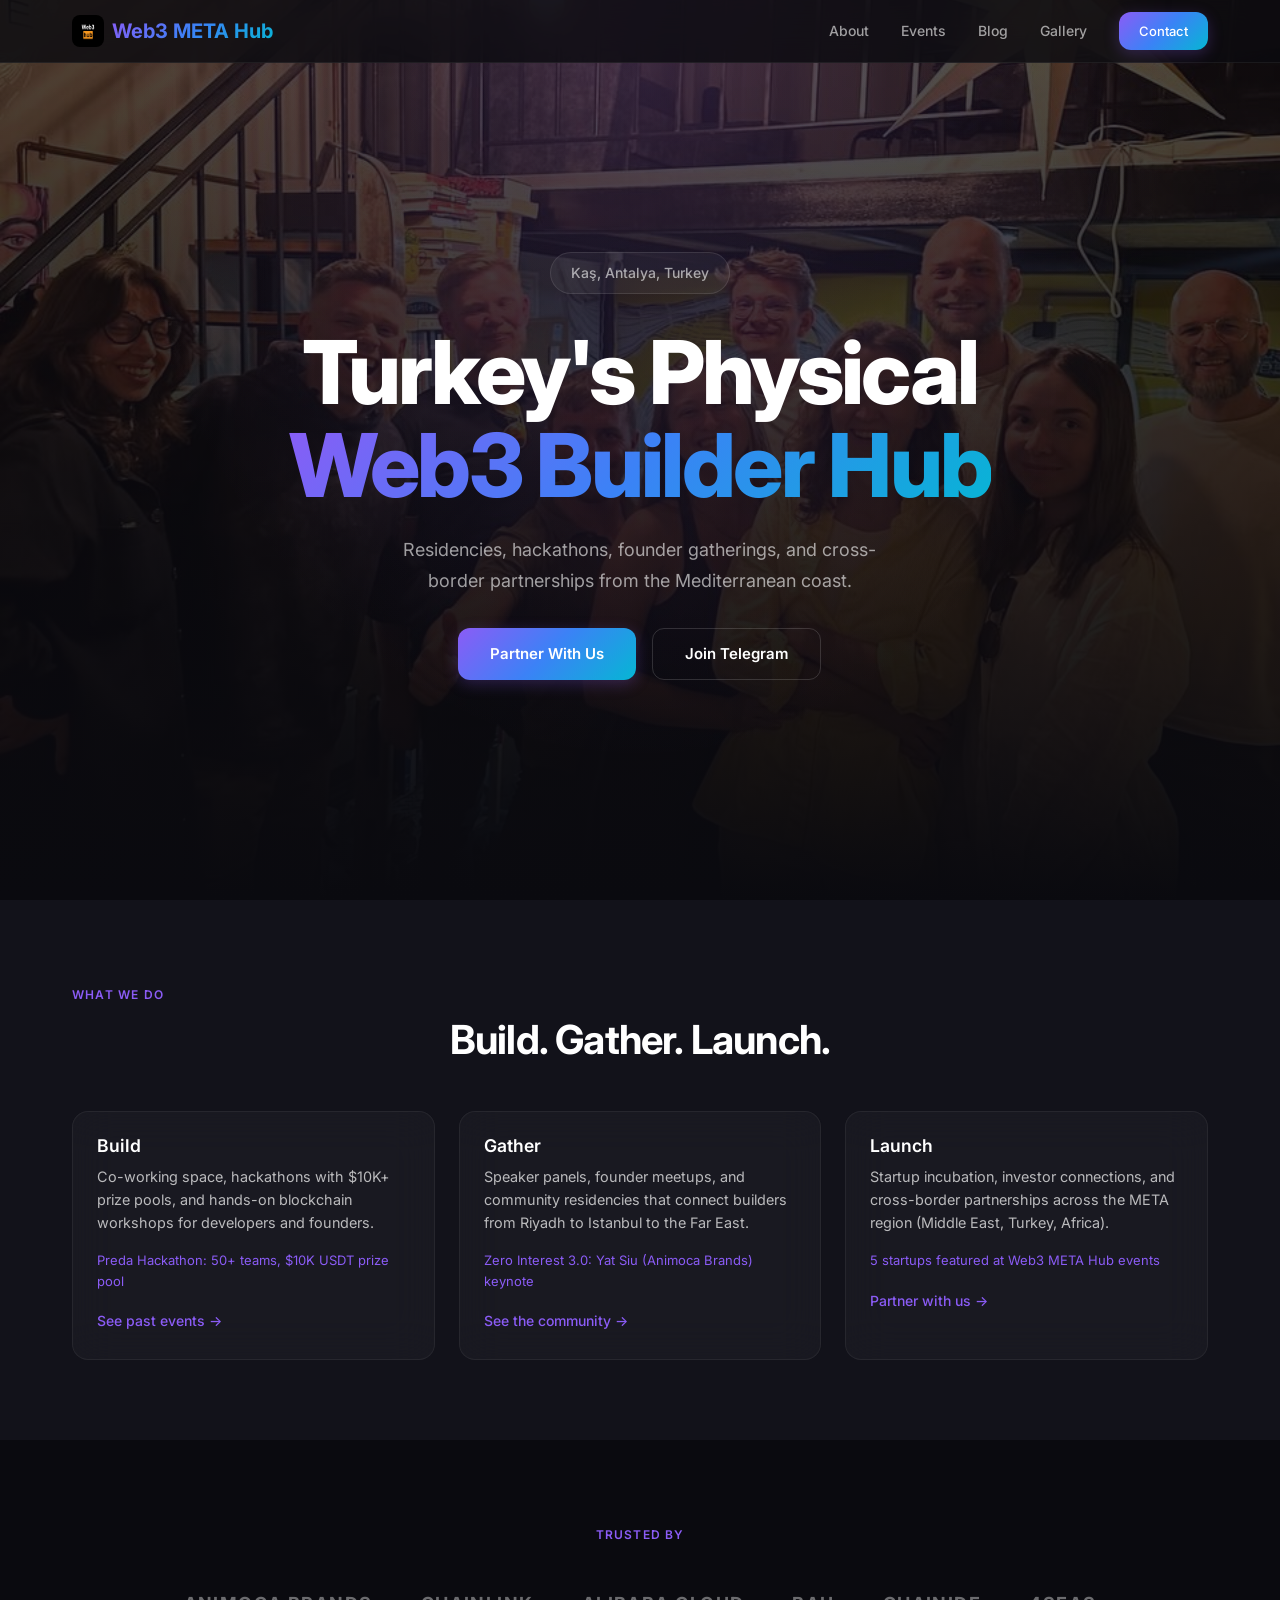
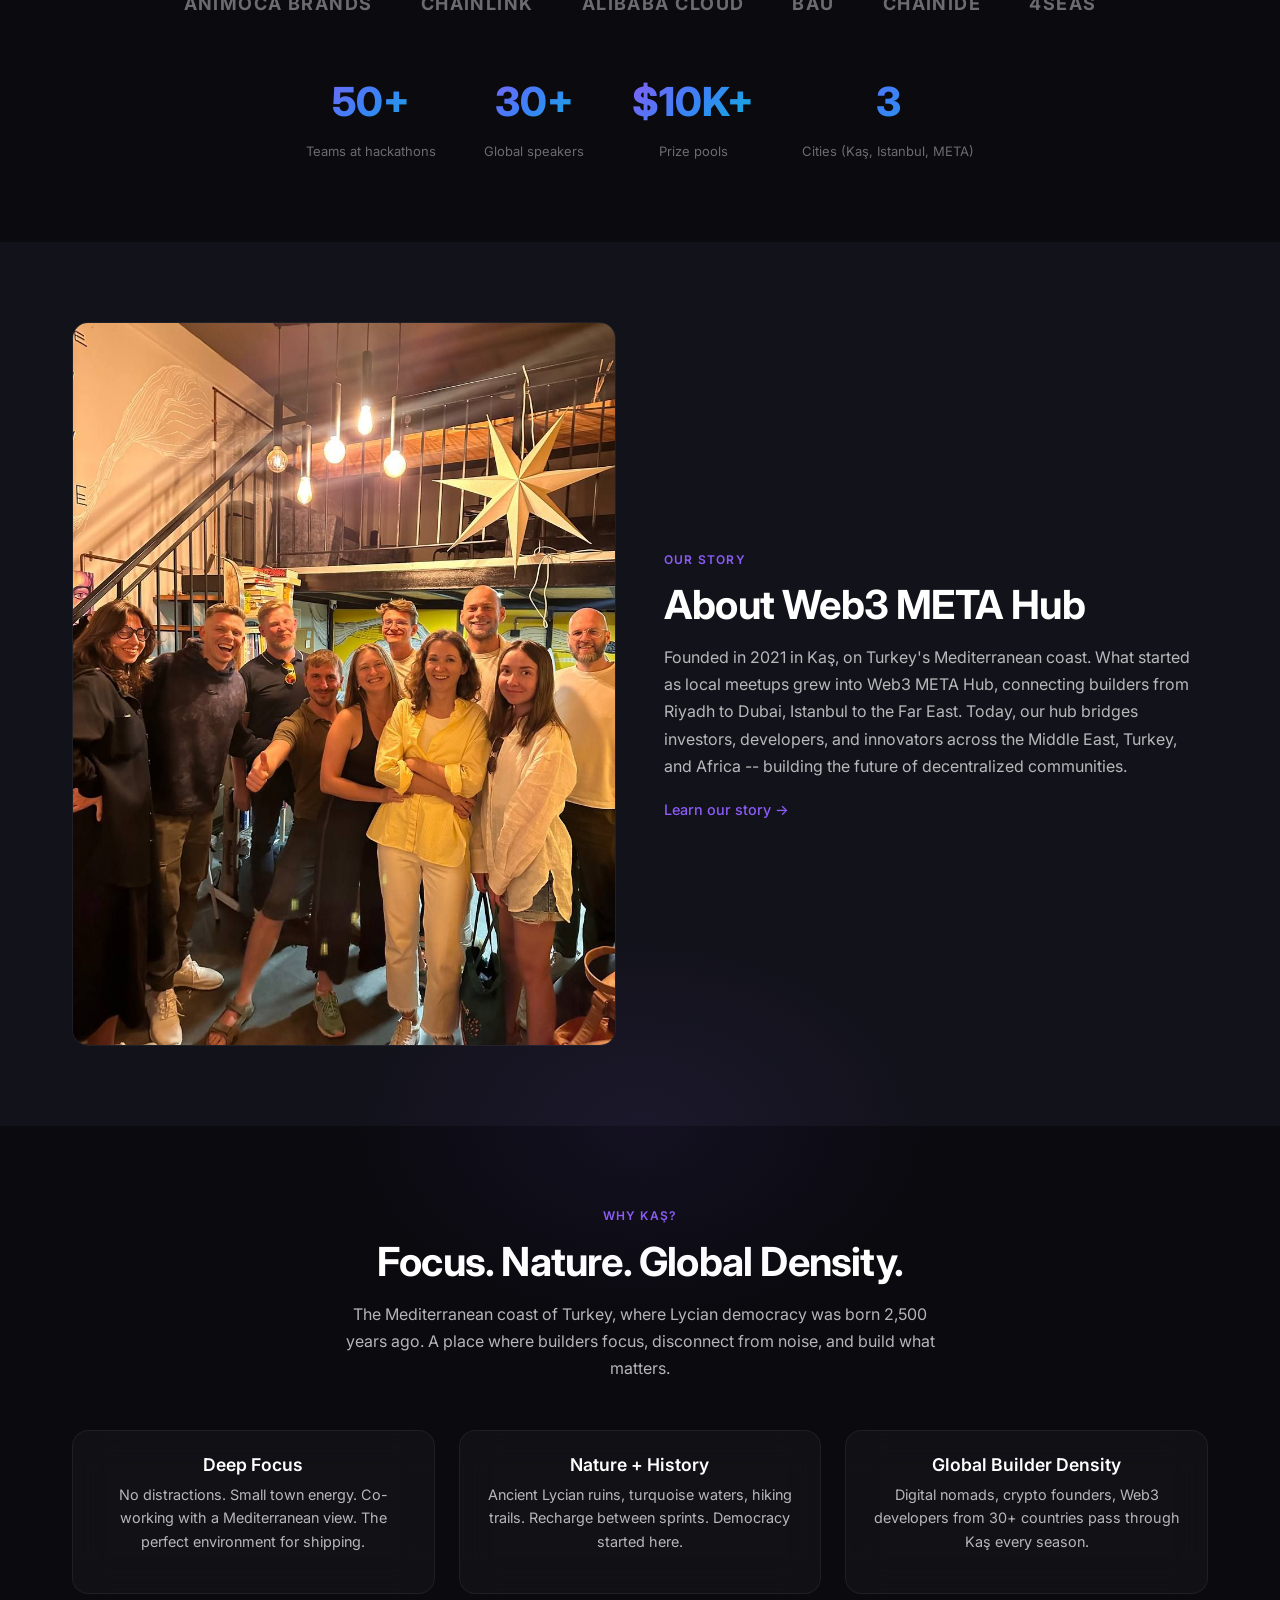
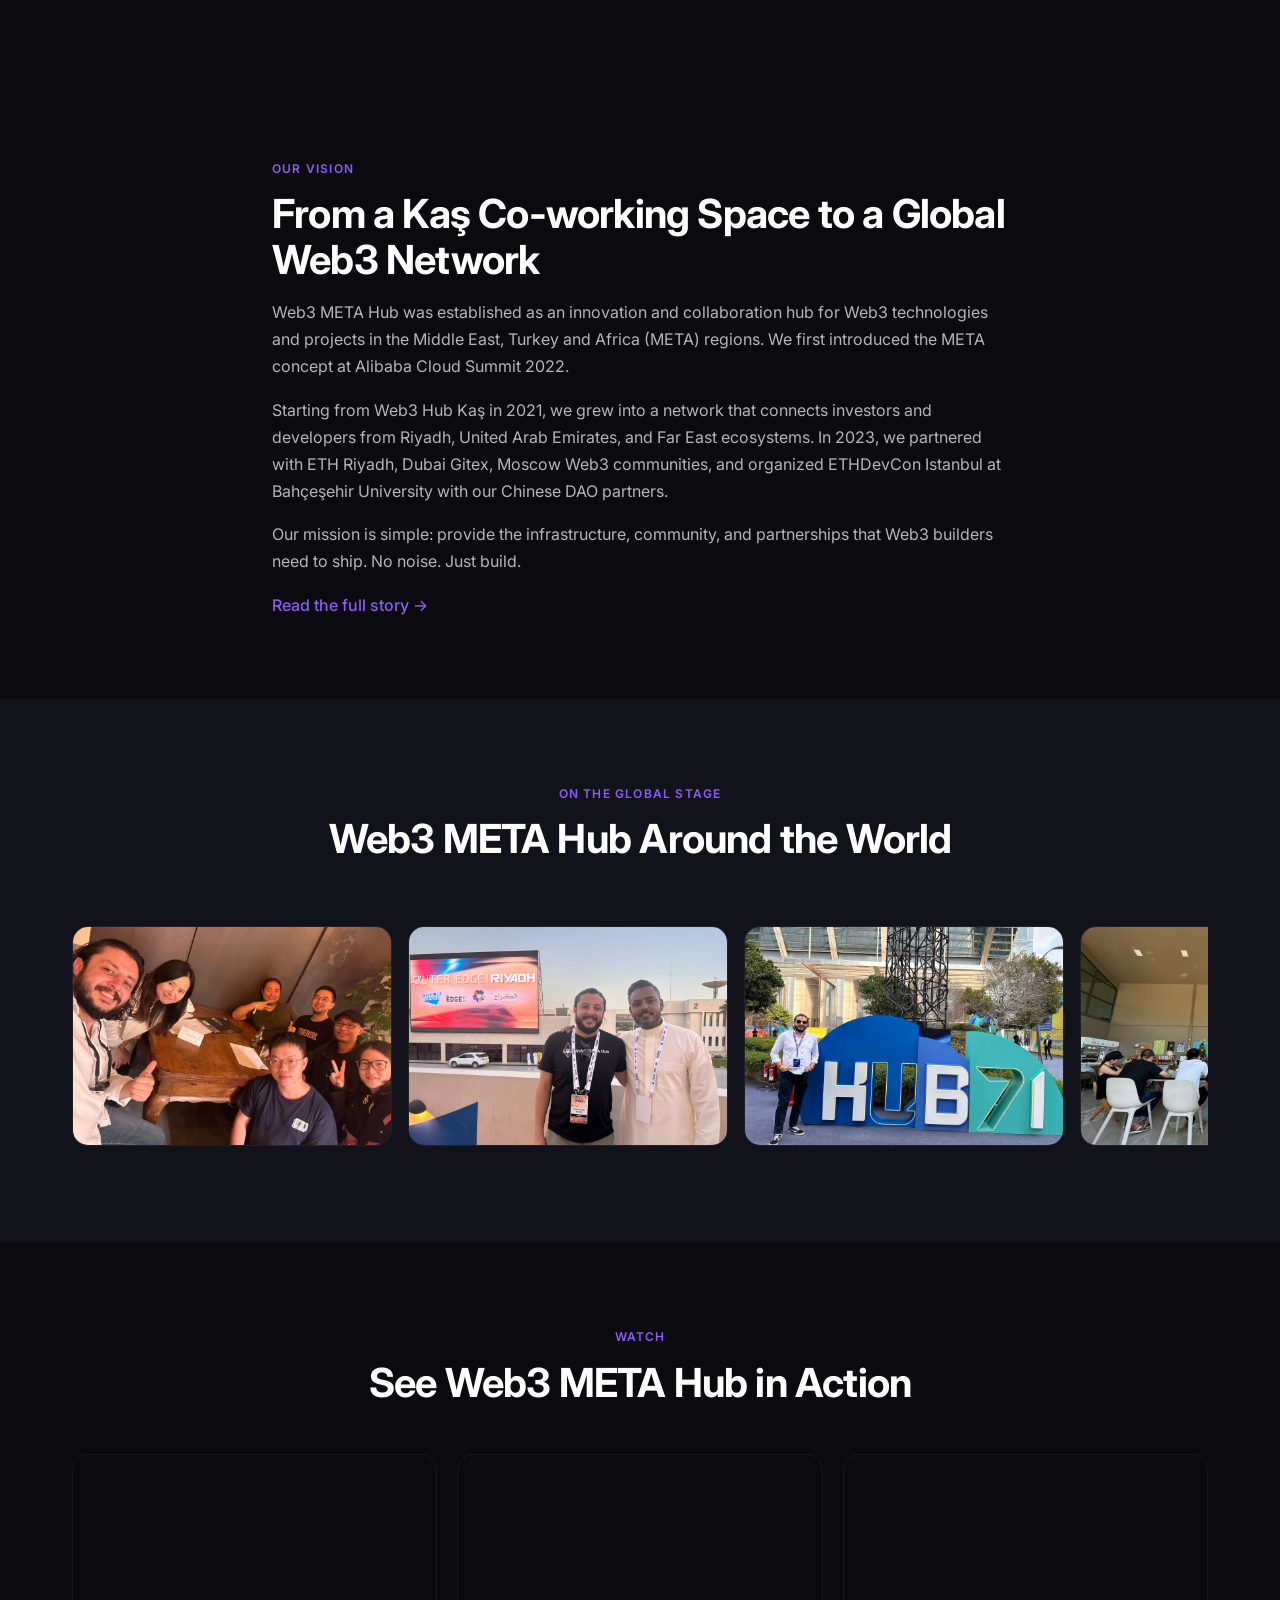
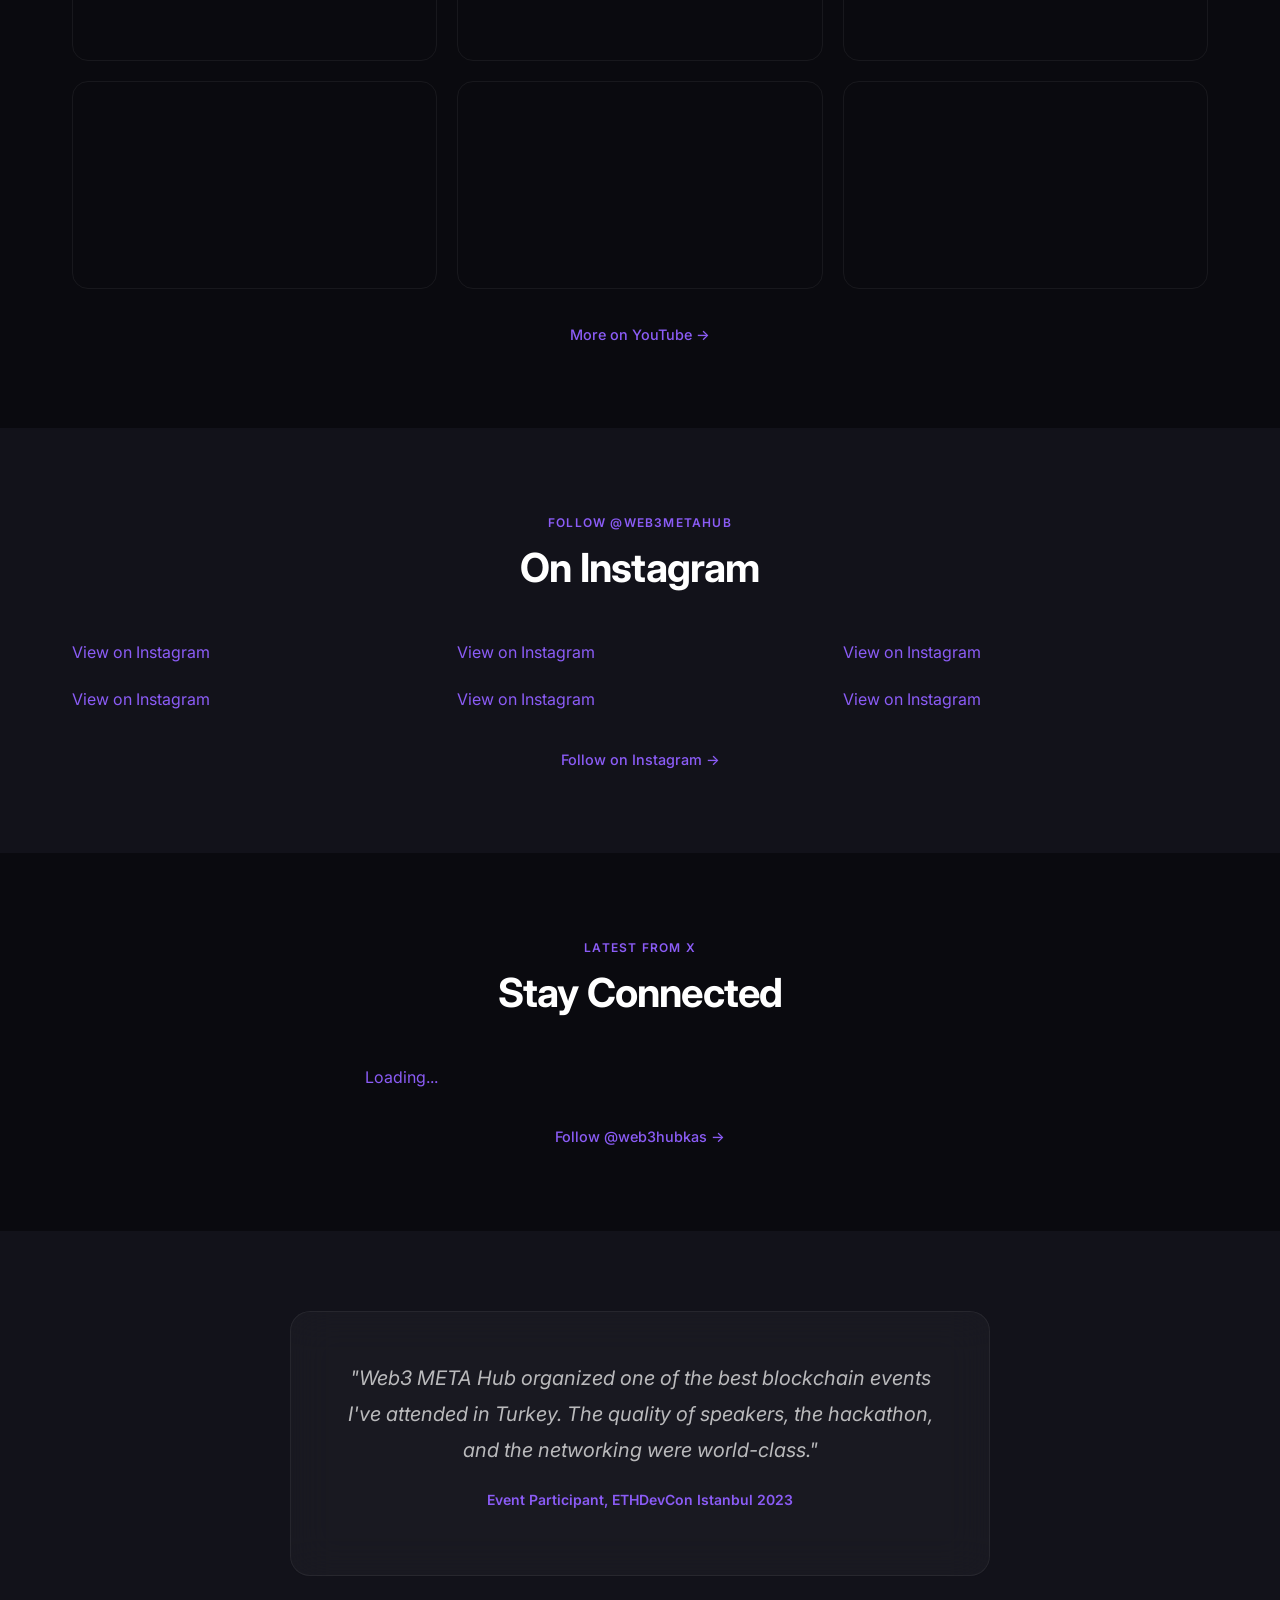
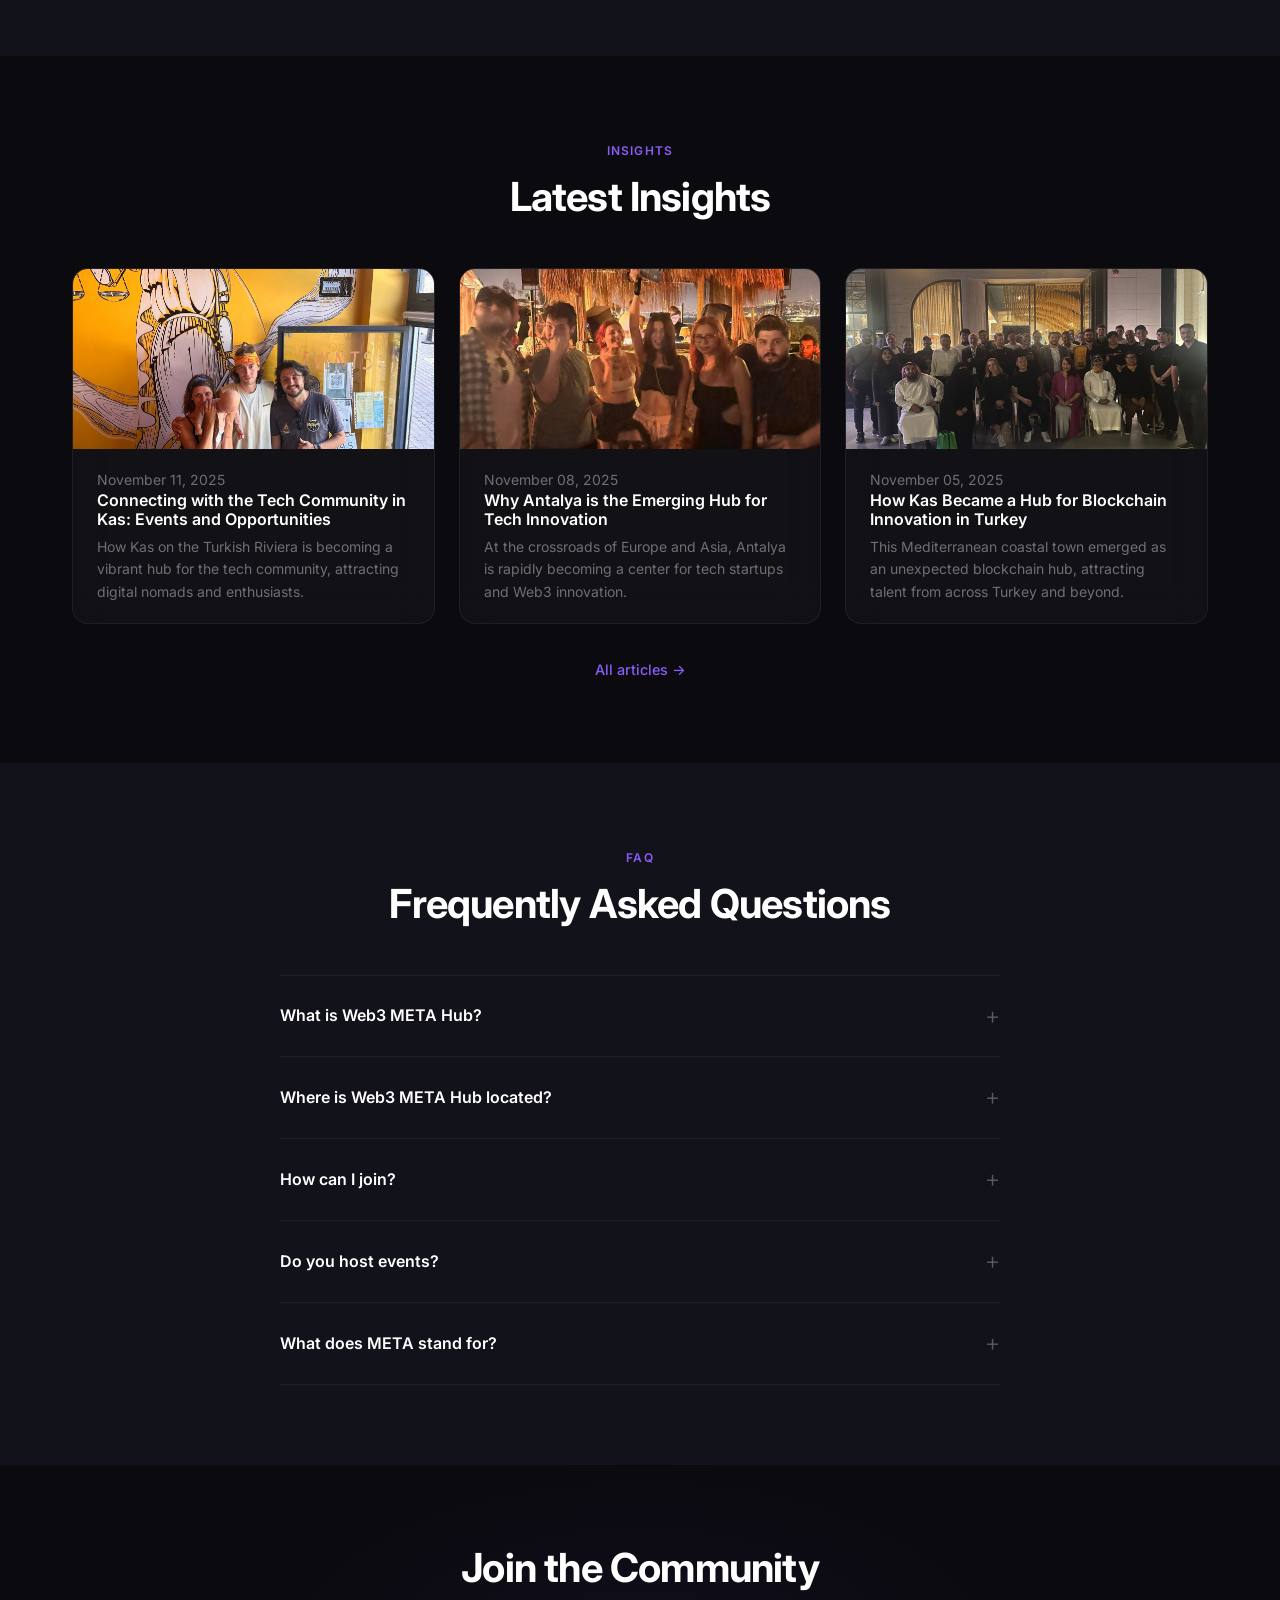
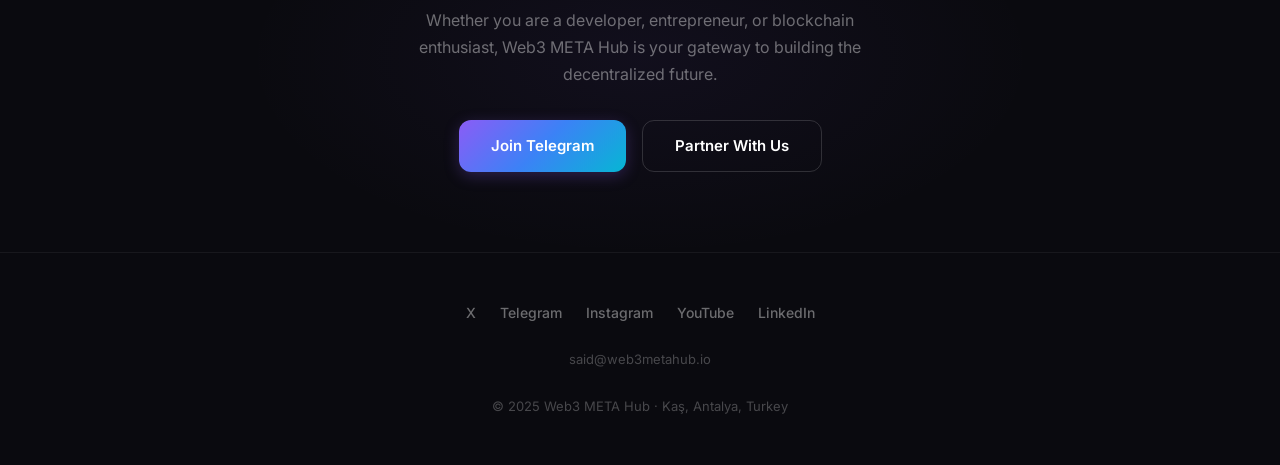
<file: index.html>
<!DOCTYPE html>
<html lang="en">
<head>
  <meta charset="utf-8"/>
  <meta name="viewport" content="width=device-width, initial-scale=1.0"/>
  <title>Web3 META Hub | Turkey's Physical Web3 Builder Hub in Kaş</title>
  <meta name="description" content="Web3 META Hub is Turkey's physical Web3 builder hub in Kaş, Antalya. Residencies, hackathons, founder gatherings, and cross-border partnerships from the Mediterranean coast."/>
  <meta name="keywords" content="Web3 META Hub, Web3 hub Kas, blockchain hub Turkey, crypto hub Antalya, Web3 community, blockchain innovation, decentralized technology, Web3 events Turkey"/>
  <link rel="canonical" href="https://web3metahub.io/"/>
  <link rel="icon" href="images/favicon.jpg"/>

  <!-- Open Graph -->
  <meta property="og:title" content="Web3 META Hub | Turkey's Physical Web3 Builder Hub in Kaş"/>
  <meta property="og:description" content="Web3 META Hub is Turkey's physical Web3 builder hub. Residencies, hackathons, founder gatherings, and cross-border partnerships from Kaş, Antalya."/>
  <meta property="og:image" content="https://web3metahub.io/images/og-image.png"/>
  <meta property="og:url" content="https://web3metahub.io/"/>
  <meta property="og:type" content="website"/>
  <meta property="og:site_name" content="Web3 META Hub"/>

  <!-- Twitter Card -->
  <meta name="twitter:card" content="summary_large_image"/>
  <meta name="twitter:title" content="Web3 META Hub | Turkey's Physical Web3 Builder Hub in Kaş"/>
  <meta name="twitter:description" content="Web3 META Hub is Turkey's physical Web3 builder hub. Residencies, hackathons, founder gatherings, and cross-border partnerships from Kaş, Antalya."/>
  <meta name="twitter:image" content="https://web3metahub.io/images/og-image.png"/>

  <!-- Fonts -->
  <link rel="preconnect" href="https://fonts.googleapis.com"/>
  <link rel="preconnect" href="https://fonts.gstatic.com" crossorigin/>
  <link href="https://fonts.googleapis.com/css2?family=Inter:wght@400;500;600;700;800&display=swap" rel="stylesheet"/>

  <link rel="stylesheet" href="css/style.css"/>

  <!-- Schema.org Organization -->
  <script type="application/ld+json">
  {
    "@context": "https://schema.org",
    "@type": "Organization",
    "name": "Web3 META Hub",
    "alternateName": "Web3 Hub Kaş",
    "url": "https://web3metahub.io",
    "logo": "https://web3metahub.io/images/logo.jpg",
    "description": "Web3 META Hub is Turkey's physical Web3 builder hub in Kaş, Antalya, connecting the global blockchain and decentralized technology community across the META region.",
    "address": {
      "@type": "PostalAddress",
      "addressLocality": "Kas",
      "addressRegion": "Antalya",
      "addressCountry": "TR"
    },
    "sameAs": [
      "https://x.com/web3hubkas",
      "https://t.me/web3metahub",
      "https://linkedin.com/company/web-3-hub-ka%C5%9F"
    ]
  }
  </script>

  <!-- Schema.org LocalBusiness -->
  <script type="application/ld+json">
  {
    "@context": "https://schema.org",
    "@type": "LocalBusiness",
    "name": "Web3 META Hub",
    "description": "Turkey's physical Web3 builder hub providing residencies, hackathons, founder gatherings, and cross-border partnerships in Kaş, Antalya.",
    "url": "https://web3metahub.io",
    "image": "https://web3metahub.io/images/og-image.png",
    "address": {
      "@type": "PostalAddress",
      "addressLocality": "Kas",
      "addressRegion": "Antalya",
      "addressCountry": "TR"
    },
    "geo": {
      "@type": "GeoCoordinates",
      "latitude": "36.1991",
      "longitude": "29.6386"
    },
    "openingHoursSpecification": {
      "@type": "OpeningHoursSpecification",
      "dayOfWeek": ["Monday","Tuesday","Wednesday","Thursday","Friday","Saturday","Sunday"],
      "opens": "09:00",
      "closes": "22:00"
    }
  }
  </script>
</head>
<body>

  <!-- Header -->
  <header role="banner">
    <nav class="nav-container" role="navigation" aria-label="Main navigation">
      <a href="index.html" class="nav-logo" aria-label="Web3 META Hub homepage">
        <img src="images/logo.jpg" alt="Web3 META Hub" width="32" height="32"/>
        <span class="logo-text">Web3 META Hub</span>
      </a>
      <button class="nav-toggle" aria-label="Toggle navigation menu" onclick="document.querySelector('.nav-links').classList.toggle('open')">
        <svg width="24" height="24" viewBox="0 0 24 24" fill="none" stroke="currentColor" stroke-width="2" stroke-linecap="round"><path d="M3 12h18M3 6h18M3 18h18"/></svg>
      </button>
      <div class="nav-links">
        <a href="about.html">About</a>
        <a href="events.html">Events</a>
        <a href="blog.html">Blog</a>
        <a href="gallery.html">Gallery</a>
        <a href="contact.html" class="btn btn-primary">Contact</a>
      </div>
    </nav>
  </header>

  <main>

    <!-- 1. Hero -->
    <section class="hero" aria-label="Hero">
      <div class="hero-content">
        <div class="hero-location">Kaş, Antalya, Turkey</div>
        <h1>Turkey's Physical<br/><span class="gradient-text">Web3 Builder Hub</span></h1>
        <p style="font-size:1.125rem;max-width:520px;margin:0 auto 2rem;color:rgba(255,255,255,0.6);">Residencies, hackathons, founder gatherings, and cross-border partnerships from the Mediterranean coast.</p>
        <div style="display:flex;gap:1rem;justify-content:center;flex-wrap:wrap;">
          <a href="contact.html" class="btn btn-primary">Partner With Us</a>
          <a href="https://t.me/web3metahub" class="btn btn-outline" target="_blank" rel="noopener">Join Telegram</a>
        </div>
      </div>
    </section>

    <!-- 2. Build / Gather / Launch -->
    <section class="section-alt" aria-label="What We Do">
      <div class="container">
        <div class="section-label">What We Do</div>
        <h2 style="text-align:center;margin-bottom:3rem;">Build. Gather. Launch.</h2>
        <div class="three-col">

          <div class="card">
            <h3>Build</h3>
            <p>Co-working space, hackathons with $10K+ prize pools, and hands-on blockchain workshops for developers and founders.</p>
            <p style="font-size:0.8125rem;color:var(--accent-purple);margin-top:1rem;">Preda Hackathon: 50+ teams, $10K USDT prize pool</p>
            <a href="events.html" style="font-size:0.875rem;font-weight:500;">See past events &rarr;</a>
          </div>

          <div class="card">
            <h3>Gather</h3>
            <p>Speaker panels, founder meetups, and community residencies that connect builders from Riyadh to Istanbul to the Far East.</p>
            <p style="font-size:0.8125rem;color:var(--accent-purple);margin-top:1rem;">Zero Interest 3.0: Yat Siu (Animoca Brands) keynote</p>
            <a href="gallery.html" style="font-size:0.875rem;font-weight:500;">See the community &rarr;</a>
          </div>

          <div class="card">
            <h3>Launch</h3>
            <p>Startup incubation, investor connections, and cross-border partnerships across the META region (Middle East, Turkey, Africa).</p>
            <p style="font-size:0.8125rem;color:var(--accent-purple);margin-top:1rem;">5 startups featured at Web3 META Hub events</p>
            <a href="contact.html" style="font-size:0.875rem;font-weight:500;">Partner with us &rarr;</a>
          </div>

        </div>
      </div>
    </section>

    <!-- 3. Trusted By -->
    <section aria-label="Partners and metrics">
      <div class="container" style="text-align:center;">
        <div class="section-label">Trusted By</div>
        <div class="partner-logos" style="margin-top:2rem;">
          <span>ANIMOCA BRANDS</span>
          <span>CHAINLINK</span>
          <span>ALIBABA CLOUD</span>
          <span>BAU</span>
          <span>CHAINIDE</span>
          <span>4SEAS</span>
        </div>
        <div class="metrics" style="margin-top:3rem;">
          <div class="metric-item">
            <div class="metric-value">50+</div>
            <div class="metric-label">Teams at hackathons</div>
          </div>
          <div class="metric-item">
            <div class="metric-value">30+</div>
            <div class="metric-label">Global speakers</div>
          </div>
          <div class="metric-item">
            <div class="metric-value">$10K+</div>
            <div class="metric-label">Prize pools</div>
          </div>
          <div class="metric-item">
            <div class="metric-value">3</div>
            <div class="metric-label">Cities (Kaş, Istanbul, META)</div>
          </div>
        </div>
      </div>
    </section>

    <!-- 4. About Preview -->
    <section class="section-alt" aria-label="About Web3 META Hub">
      <div class="container">
        <div class="about-preview">
          <img src="images/cover2.jpg" alt="Web3 META Hub community" loading="lazy"/>
          <div>
            <span class="section-label">Our Story</span>
            <h2>About Web3 META Hub</h2>
            <p>Founded in 2021 in Kaş, on Turkey's Mediterranean coast. What started as local meetups grew into Web3 META Hub, connecting builders from Riyadh to Dubai, Istanbul to the Far East. Today, our hub bridges investors, developers, and innovators across the Middle East, Turkey, and Africa -- building the future of decentralized communities.</p>
            <a href="about.html" class="link-arrow">Learn our story &rarr;</a>
          </div>
        </div>
      </div>
    </section>

    <!-- 5. Why Kaş? -->
    <section class="glow-section" aria-label="Why Kaş">
      <div class="container">
        <div class="section-label" style="text-align:center;display:block;">Why Kaş?</div>
        <h2 style="text-align:center;margin-bottom:1rem;">Focus. Nature. Global Density.</h2>
        <p style="text-align:center;max-width:600px;margin:0 auto 3rem;">The Mediterranean coast of Turkey, where Lycian democracy was born 2,500 years ago. A place where builders focus, disconnect from noise, and build what matters.</p>
        <div class="three-col">
          <div class="card" style="text-align:center;">
            <h3>Deep Focus</h3>
            <p>No distractions. Small town energy. Co-working with a Mediterranean view. The perfect environment for shipping.</p>
          </div>
          <div class="card" style="text-align:center;">
            <h3>Nature + History</h3>
            <p>Ancient Lycian ruins, turquoise waters, hiking trails. Recharge between sprints. Democracy started here.</p>
          </div>
          <div class="card" style="text-align:center;">
            <h3>Global Builder Density</h3>
            <p>Digital nomads, crypto founders, Web3 developers from 30+ countries pass through Kaş every season.</p>
          </div>
        </div>
      </div>
    </section>

    <!-- 6. Vision & Mission -->
    <section aria-label="Vision and Mission">
      <div class="container" style="max-width:800px;">
        <div class="section-label">Our Vision</div>
        <h2>From a Kaş Co-working Space to a Global Web3 Network</h2>
        <p>Web3 META Hub was established as an innovation and collaboration hub for Web3 technologies and projects in the Middle East, Turkey and Africa (META) regions. We first introduced the META concept at Alibaba Cloud Summit 2022.</p>
        <p>Starting from Web3 Hub Kaş in 2021, we grew into a network that connects investors and developers from Riyadh, United Arab Emirates, and Far East ecosystems. In 2023, we partnered with ETH Riyadh, Dubai Gitex, Moscow Web3 communities, and organized ETHDevCon Istanbul at Bahçeşehir University with our Chinese DAO partners.</p>
        <p>Our mission is simple: provide the infrastructure, community, and partnerships that Web3 builders need to ship. No noise. Just build.</p>
        <a href="about.html" style="font-weight:500;">Read the full story &rarr;</a>
      </div>
    </section>

    <!-- 7. Gallery Scroll -->
    <section class="section-alt" aria-label="Gallery">
      <div class="container">
        <div class="section-header">
          <span class="section-label">On the Global Stage</span>
          <h2>Web3 META Hub Around the World</h2>
        </div>
        <div class="gallery-scroll">
          <img src="images/gallery/gallery-01.jpg" alt="Web3 META Hub community event" loading="lazy"/>
          <img src="images/gallery/gallery-02.jpg" alt="Blockchain meetup" loading="lazy"/>
          <img src="images/gallery/gallery-03.jpg" alt="Web3 education session" loading="lazy"/>
          <img src="images/gallery/gallery-04.jpg" alt="Web3 META Hub workshop" loading="lazy"/>
          <img src="images/gallery/gallery-05.jpg" alt="Hackathon at Web3 META Hub" loading="lazy"/>
          <img src="images/gallery/gallery-06.jpg" alt="Community gathering" loading="lazy"/>
          <img src="images/gallery/gallery-07.jpg" alt="Networking event" loading="lazy"/>
          <img src="images/gallery/gallery-08.jpg" alt="Speaker session" loading="lazy"/>
          <img src="images/gallery/gallery-09.jpg" alt="Web3 conference" loading="lazy"/>
          <img src="images/gallery/gallery-10.jpg" alt="Co-working at Web3 META Hub" loading="lazy"/>
          <img src="images/gallery/gallery-11.jpg" alt="Web3 Hub Kaş" loading="lazy"/>
          <img src="images/gallery/gallery-12.jpg" alt="Mediterranean tech community" loading="lazy"/>
        </div>
      </div>
    </section>

    <!-- 8. Videos -->
    <section aria-label="Videos">
      <div class="container">
        <div class="section-header">
          <span class="section-label">Watch</span>
          <h2>See Web3 META Hub in Action</h2>
        </div>
        <div class="video-grid">
          <div class="video-item">
            <iframe src="https://www.youtube.com/embed/gQFwBi9BbBs" title="Web3 META Hub Event Highlight" frameborder="0" allow="accelerometer;autoplay;clipboard-write;encrypted-media;gyroscope;picture-in-picture" allowfullscreen loading="lazy"></iframe>
          </div>
          <div class="video-item">
            <iframe src="https://www.youtube.com/embed/QvxfnGQeHpU" title="Web3 META Hub Talk" frameborder="0" allow="accelerometer;autoplay;clipboard-write;encrypted-media;gyroscope;picture-in-picture" allowfullscreen loading="lazy"></iframe>
          </div>
          <div class="video-item">
            <iframe src="https://www.youtube.com/embed/3dG1QqocJ_0" title="Blockchain Innovation at Web3 META Hub" frameborder="0" allow="accelerometer;autoplay;clipboard-write;encrypted-media;gyroscope;picture-in-picture" allowfullscreen loading="lazy"></iframe>
          </div>
          <div class="video-item">
            <iframe src="https://www.youtube.com/embed/jJl3T21yEiQ" title="Web3 META Hub Community Event" frameborder="0" allow="accelerometer;autoplay;clipboard-write;encrypted-media;gyroscope;picture-in-picture" allowfullscreen loading="lazy"></iframe>
          </div>
          <div class="video-item">
            <iframe src="https://www.youtube.com/embed/xRN4Xtuj93k" title="Web3 META Hub Speaker Session" frameborder="0" allow="accelerometer;autoplay;clipboard-write;encrypted-media;gyroscope;picture-in-picture" allowfullscreen loading="lazy"></iframe>
          </div>
          <div class="video-item">
            <iframe src="https://www.youtube.com/embed/PYNerfX0s_o" title="Web3 META Hub Panel" frameborder="0" allow="accelerometer;autoplay;clipboard-write;encrypted-media;gyroscope;picture-in-picture" allowfullscreen loading="lazy"></iframe>
          </div>
        </div>
        <div class="text-center mt-2">
          <a href="https://www.youtube.com/@Web3MetaHub" class="link-arrow" target="_blank" rel="noopener">More on YouTube &rarr;</a>
        </div>
      </div>
    </section>

    <!-- 9. Instagram -->
    <section class="section-alt" aria-label="Instagram">
      <div class="container">
        <div class="section-header">
          <span class="section-label">Follow @web3metahub</span>
          <h2>On Instagram</h2>
        </div>
        <div class="ig-grid">
          <blockquote class="instagram-media" data-instgrm-permalink="https://www.instagram.com/p/DLu-4cMoabo/" data-instgrm-version="14" style="max-width:400px;min-width:260px;width:100%;padding:0;background:transparent;border:0;"><a href="https://www.instagram.com/p/DLu-4cMoabo/" target="_blank" rel="noopener">View on Instagram</a></blockquote>
          <blockquote class="instagram-media" data-instgrm-permalink="https://www.instagram.com/reel/DQCpgk2jUgj/" data-instgrm-version="14" style="max-width:400px;min-width:260px;width:100%;padding:0;background:transparent;border:0;"><a href="https://www.instagram.com/reel/DQCpgk2jUgj/" target="_blank" rel="noopener">View on Instagram</a></blockquote>
          <blockquote class="instagram-media" data-instgrm-permalink="https://www.instagram.com/reel/DGh8AZeoR5O/" data-instgrm-version="14" style="max-width:400px;min-width:260px;width:100%;padding:0;background:transparent;border:0;"><a href="https://www.instagram.com/reel/DGh8AZeoR5O/" target="_blank" rel="noopener">View on Instagram</a></blockquote>
          <blockquote class="instagram-media" data-instgrm-permalink="https://www.instagram.com/reel/C_KwbeiIpHE/" data-instgrm-version="14" style="max-width:400px;min-width:260px;width:100%;padding:0;background:transparent;border:0;"><a href="https://www.instagram.com/reel/C_KwbeiIpHE/" target="_blank" rel="noopener">View on Instagram</a></blockquote>
          <blockquote class="instagram-media" data-instgrm-permalink="https://www.instagram.com/p/C7qZ8MNIl0E/" data-instgrm-version="14" style="max-width:400px;min-width:260px;width:100%;padding:0;background:transparent;border:0;"><a href="https://www.instagram.com/p/C7qZ8MNIl0E/" target="_blank" rel="noopener">View on Instagram</a></blockquote>
          <blockquote class="instagram-media" data-instgrm-permalink="https://www.instagram.com/p/C9_gEDsIFCz/" data-instgrm-version="14" style="max-width:400px;min-width:260px;width:100%;padding:0;background:transparent;border:0;"><a href="https://www.instagram.com/p/C9_gEDsIFCz/" target="_blank" rel="noopener">View on Instagram</a></blockquote>
        </div>
        <div class="text-center mt-2">
          <a href="https://www.instagram.com/web3metahub/" class="link-arrow" target="_blank" rel="noopener">Follow on Instagram &rarr;</a>
        </div>
      </div>
      <script async src="//www.instagram.com/embed.js"></script>
    </section>

    <!-- 10. Twitter/X -->
    <section aria-label="Twitter">
      <div class="container">
        <div class="section-header">
          <span class="section-label">Latest from X</span>
          <h2>Stay Connected</h2>
        </div>
        <div class="twitter-embed">
          <blockquote class="twitter-tweet" data-theme="dark"><a href="https://x.com/zuzalukas/status/1981125817779564551">Loading...</a></blockquote>
          <script async src="https://platform.twitter.com/widgets.js"></script>
        </div>
        <div class="text-center mt-2">
          <a href="https://x.com/web3hubkas" class="link-arrow" target="_blank" rel="noopener">Follow @web3hubkas &rarr;</a>
        </div>
      </div>
    </section>

    <!-- 11. Testimonial -->
    <section class="section-alt" aria-label="Testimonial">
      <div class="container">
        <div class="quote-card">
          <blockquote class="quote">"Web3 META Hub organized one of the best blockchain events I've attended in Turkey. The quality of speakers, the hackathon, and the networking were world-class."</blockquote>
          <p class="quote-author" style="color:var(--accent-purple);font-weight:600;">Event Participant, ETHDevCon Istanbul 2023</p>
        </div>
      </div>
    </section>

    <!-- 12. Blog Preview -->
    <section aria-label="Blog">
      <div class="container">
        <div class="section-header">
          <span class="section-label">Insights</span>
          <h2>Latest Insights</h2>
        </div>
        <div class="blog-grid">
          <div class="blog-card">
            <div class="blog-card-img">
              <img src="images/gallery/gallery-09.jpg" alt="Connecting with the tech community in Kas" loading="lazy"/>
            </div>
            <div class="blog-card-body">
              <p class="blog-card-date">November 11, 2025</p>
              <h3><a href="blog/connecting-tech-community-kas.html">Connecting with the Tech Community in Kas: Events and Opportunities</a></h3>
              <p>How Kas on the Turkish Riviera is becoming a vibrant hub for the tech community, attracting digital nomads and enthusiasts.</p>
            </div>
          </div>
          <div class="blog-card">
            <div class="blog-card-img">
              <img src="images/gallery/gallery-14.jpg" alt="Antalya emerging tech hub" loading="lazy"/>
            </div>
            <div class="blog-card-body">
              <p class="blog-card-date">November 08, 2025</p>
              <h3><a href="blog/antalya-emerging-tech-hub.html">Why Antalya is the Emerging Hub for Tech Innovation</a></h3>
              <p>At the crossroads of Europe and Asia, Antalya is rapidly becoming a center for tech startups and Web3 innovation.</p>
            </div>
          </div>
          <div class="blog-card">
            <div class="blog-card-img">
              <img src="images/gallery/gallery-20.jpg" alt="Kas blockchain innovation" loading="lazy"/>
            </div>
            <div class="blog-card-body">
              <p class="blog-card-date">November 05, 2025</p>
              <h3><a href="blog/kas-blockchain-innovation.html">How Kas Became a Hub for Blockchain Innovation in Turkey</a></h3>
              <p>This Mediterranean coastal town emerged as an unexpected blockchain hub, attracting talent from across Turkey and beyond.</p>
            </div>
          </div>
        </div>
        <div class="text-center mt-2">
          <a href="blog.html" class="link-arrow">All articles &rarr;</a>
        </div>
      </div>
    </section>

    <!-- 13. FAQ -->
    <section class="section-alt" aria-label="FAQ">
      <div class="container">
        <div class="section-header">
          <span class="section-label">FAQ</span>
          <h2>Frequently Asked Questions</h2>
        </div>
        <div class="content faq">
          <details>
            <summary>What is Web3 META Hub?</summary>
            <p>Web3 META Hub is an innovation and collaboration hub for Web3 technologies covering the Middle East, Turkey, and Africa (META) regions. Based in Kaş, Antalya, we bring together blockchain developers, entrepreneurs, investors, and enthusiasts through residencies, hackathons, and community events.</p>
          </details>
          <details>
            <summary>Where is Web3 META Hub located?</summary>
            <p>Our physical hub, Web3 Hub Kaş, is located in Kaş, Antalya, on Turkey's stunning Mediterranean coast. Kaş is a historic town known for its Lycian heritage, crystal-clear waters, and growing international builder community.</p>
          </details>
          <details>
            <summary>How can I join?</summary>
            <p>Reach out to us via Telegram or email. We welcome builders, creators, and anyone passionate about Web3 and decentralized technology. Join our Telegram group to stay updated on events and opportunities.</p>
          </details>
          <details>
            <summary>Do you host events?</summary>
            <p>Yes. We organize hackathons, conferences, speaker panels, workshops, and community meetups throughout the year. Our events attract participants from around the world, with highlights including the Preda Hackathon and ETHDevCon Istanbul.</p>
          </details>
          <details>
            <summary>What does META stand for?</summary>
            <p>META stands for Middle East, Turkey, and Africa. It represents our vision of connecting Web3 communities across these regions through our hub in Kaş and our network of partners from Riyadh to Dubai, Istanbul to the Far East.</p>
          </details>
        </div>
      </div>
    </section>

    <!-- 14. CTA -->
    <section class="cta-section" aria-label="Join">
      <h2>Join the Community</h2>
      <p>Whether you are a developer, entrepreneur, or blockchain enthusiast, Web3 META Hub is your gateway to building the decentralized future.</p>
      <div class="cta-buttons">
        <a href="https://t.me/web3metahub" class="btn btn-primary" target="_blank" rel="noopener">Join Telegram</a>
        <a href="contact.html" class="btn btn-outline">Partner With Us</a>
      </div>
    </section>

  </main>

  <!-- Footer -->
  <footer role="contentinfo">
    <div class="container">
      <div class="footer-social">
        <a href="https://x.com/web3hubkas" target="_blank" rel="noopener">X</a>
        <a href="https://t.me/web3metahub" target="_blank" rel="noopener">Telegram</a>
        <a href="https://www.instagram.com/web3metahub/" target="_blank" rel="noopener">Instagram</a>
        <a href="https://www.youtube.com/@Web3MetaHub" target="_blank" rel="noopener">YouTube</a>
        <a href="https://linkedin.com/company/web-3-hub-ka%C5%9F" target="_blank" rel="noopener">LinkedIn</a>
      </div>
      <p>said@web3metahub.io</p>
      <p>&copy; 2025 Web3 META Hub &middot; Kaş, Antalya, Turkey</p>
    </div>
  </footer>

</body>
</html>
</file>
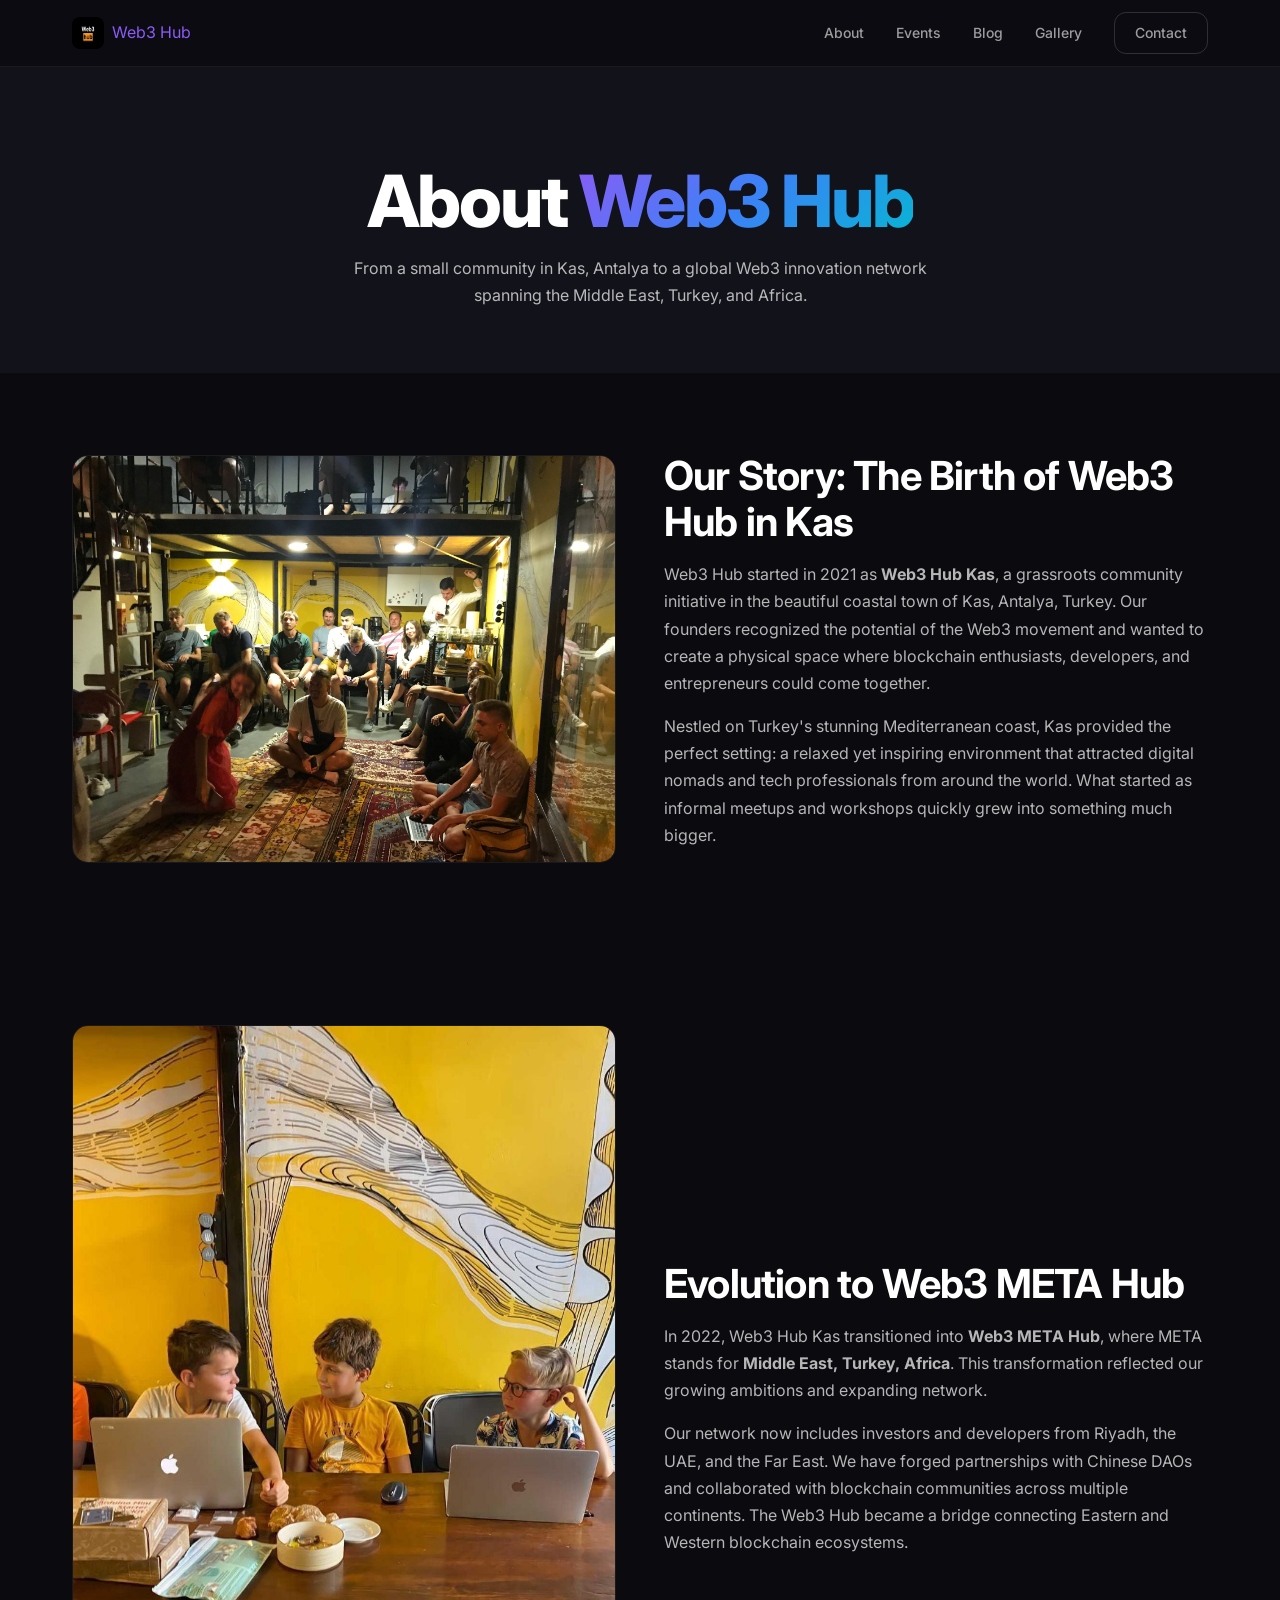
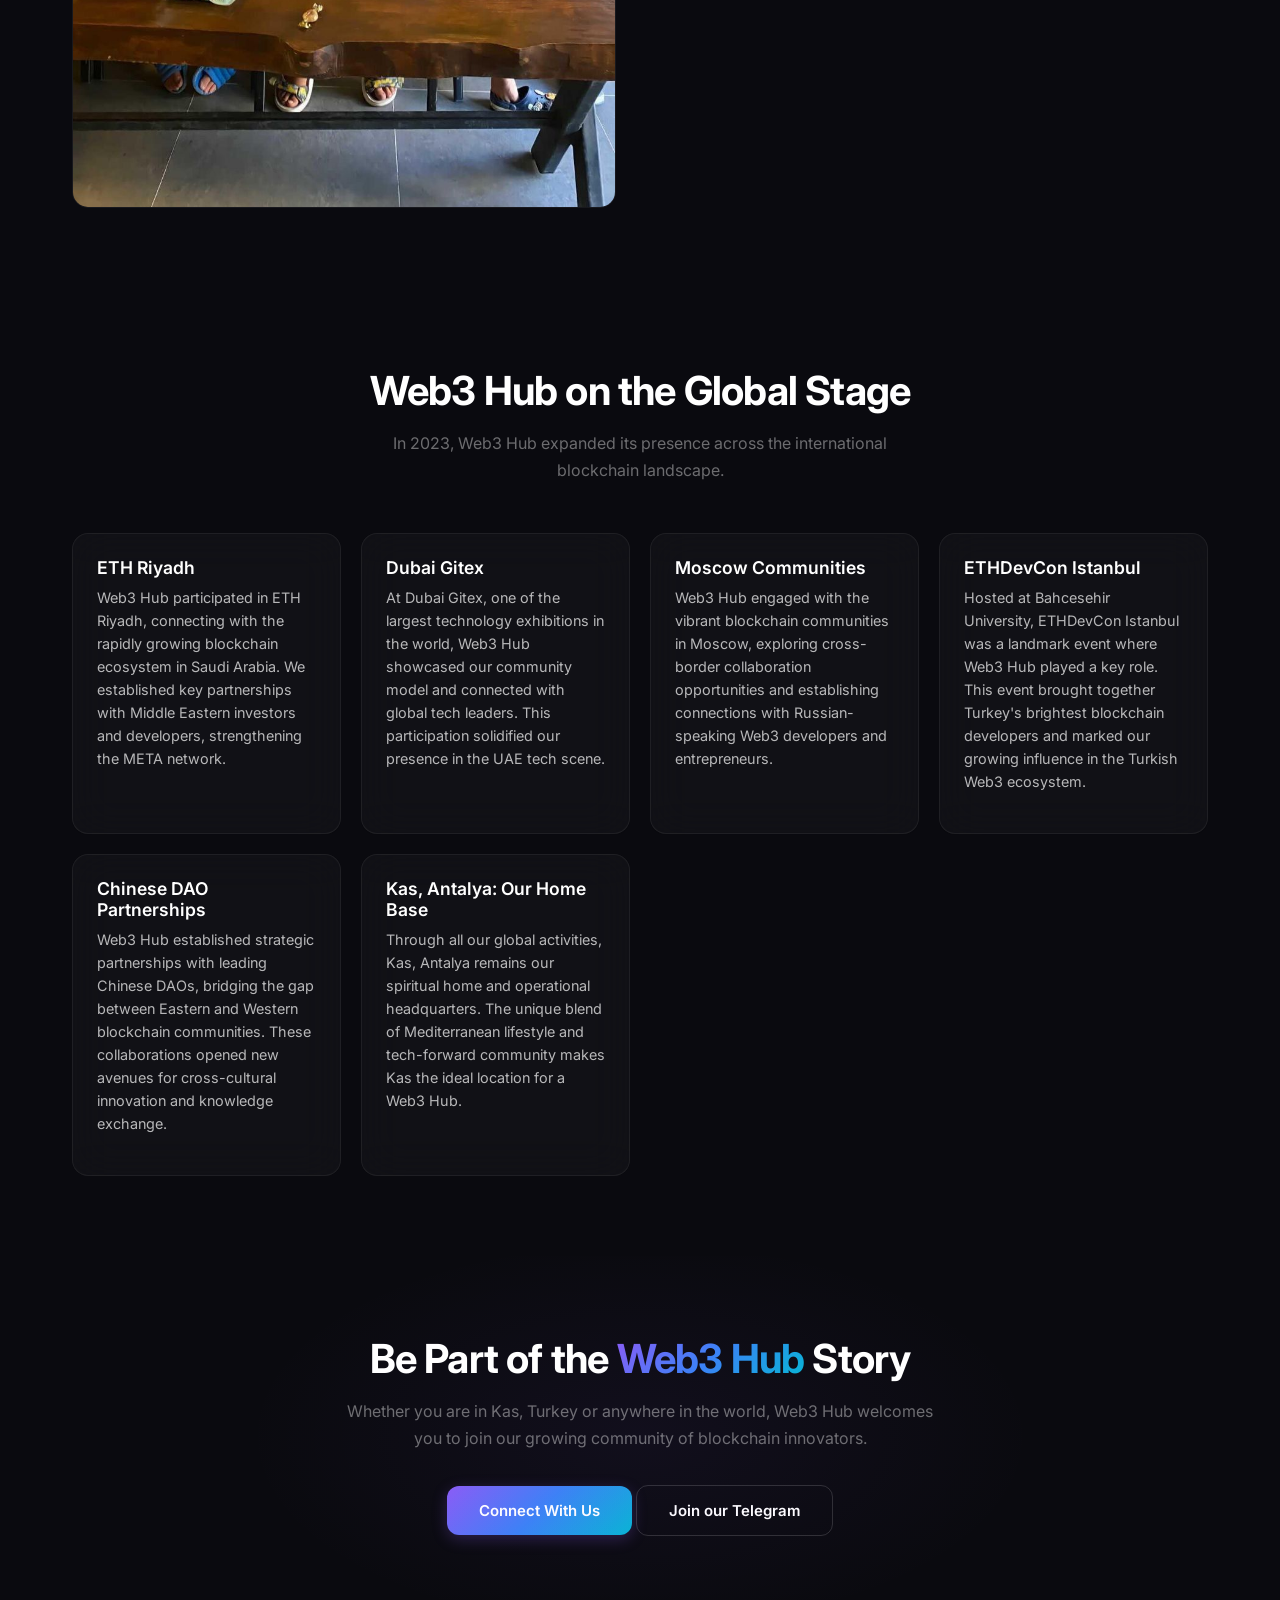
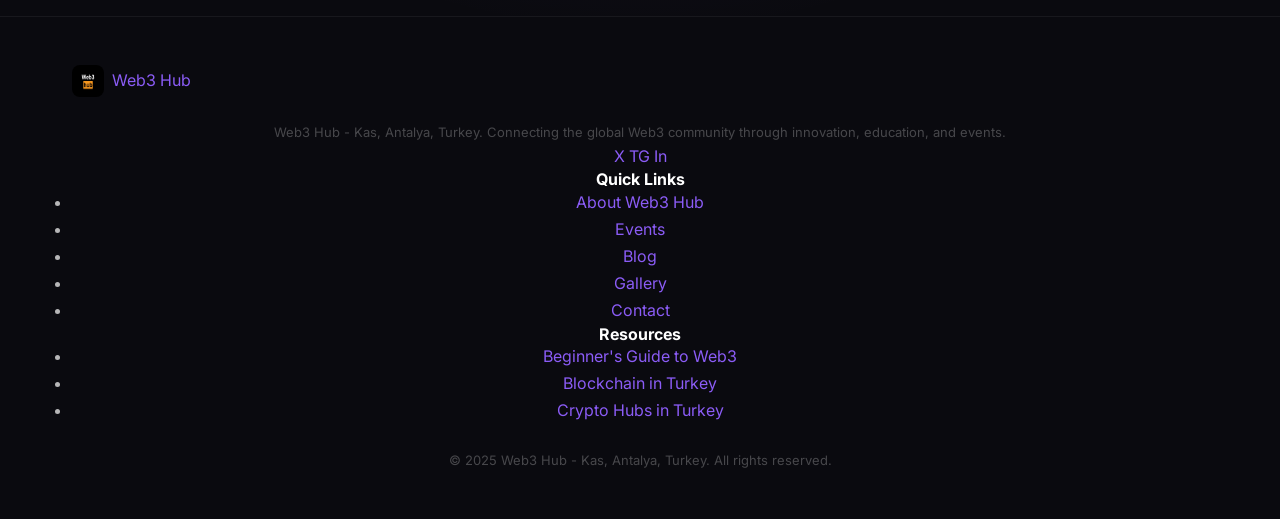
<file: about.html>
<!DOCTYPE html>
<html lang="en">
<head>
  <meta charset="utf-8"/>
  <meta name="viewport" content="width=device-width, initial-scale=1.0"/>
  <title>About Web3 Hub | Our Story from Kas, Antalya to Global Web3 Community</title>
  <meta name="description" content="Learn about Web3 Hub, founded in 2021 in Kas, Antalya, Turkey. From Web3 Hub Kas to Web3 META Hub, connecting blockchain communities across MENA and beyond."/>
  <meta name="keywords" content="about Web3 Hub, Web3 Hub Kas, Web3 META Hub, blockchain community Turkey, Web3 Antalya, decentralized hub Kas"/>
  <link rel="canonical" href="https://web3metahub.io/about.html"/>
  <link rel="icon" href="images/favicon.jpg"/>

  <meta property="og:title" content="About Web3 Hub | From Kas, Turkey to the Global Web3 Community"/>
  <meta property="og:description" content="Learn about Web3 Hub, founded in 2021 in Kas, Antalya, Turkey. Connecting blockchain communities across the Middle East, Turkey, and Africa."/>
  <meta property="og:image" content="https://web3metahub.io/images/og-image.png"/>
  <meta property="og:url" content="https://web3metahub.io/about.html"/>
  <meta property="og:type" content="website"/>
  <meta name="twitter:card" content="summary_large_image"/>
  <meta name="twitter:title" content="About Web3 Hub | From Kas, Turkey to the Global Web3 Community"/>
  <meta name="twitter:description" content="Learn about Web3 Hub, founded in 2021 in Kas, Antalya, Turkey."/>
  <meta name="twitter:image" content="https://web3metahub.io/images/og-image.png"/>

  <link rel="preconnect" href="https://fonts.googleapis.com"/>
  <link rel="preconnect" href="https://fonts.gstatic.com" crossorigin/>
  <link href="https://fonts.googleapis.com/css2?family=Inter:wght@400;500;600;700;800&display=swap" rel="stylesheet"/>
  <link rel="stylesheet" href="css/style.css"/>

  <script type="application/ld+json">
  {
    "@context": "https://schema.org",
    "@type": "Organization",
    "name": "Web3 Hub",
    "alternateName": "Web3 META Hub",
    "url": "https://web3metahub.io",
    "logo": "https://web3metahub.io/images/logo.jpg",
    "foundingDate": "2021",
    "foundingLocation": {
      "@type": "Place",
      "name": "Kas, Antalya, Turkey"
    },
    "description": "Web3 Hub is a Web3 innovation hub founded in 2021 in Kas, Antalya, Turkey. Transitioned to Web3 META Hub in 2022 with a focus on Middle East, Turkey, and Africa.",
    "address": {
      "@type": "PostalAddress",
      "addressLocality": "Kas",
      "addressRegion": "Antalya",
      "addressCountry": "TR"
    }
  }
  </script>
</head>
<body>

  <header class="site-header" role="banner">
    <nav class="nav-container" role="navigation" aria-label="Main navigation">
      <a href="index.html" class="nav-logo" aria-label="Web3 Hub homepage">
        <img src="images/logo.jpg" alt="Web3 Hub logo" width="36" height="36"/>
        Web3 Hub
      </a>
      <button class="nav-toggle" aria-label="Toggle navigation menu" onclick="this.classList.toggle('open');document.getElementById('nav-links').classList.toggle('open');">
        <span></span><span></span><span></span>
      </button>
      <ul class="nav-links" id="nav-links">
        <li><a href="about.html" class="active">About</a></li>
        <li><a href="events.html">Events</a></li>
        <li><a href="blog.html">Blog</a></li>
        <li><a href="gallery.html">Gallery</a></li>
        <li><a href="contact.html" class="btn btn-outline" style="padding:0.5rem 1.25rem;">Contact</a></li>
      </ul>
    </nav>
  </header>

  <main>
    <section class="hero-page" aria-label="About hero">
      <h1>About <span class="gradient-text">Web3 Hub</span></h1>
      <p>From a small community in Kas, Antalya to a global Web3 innovation network spanning the Middle East, Turkey, and Africa.</p>
    </section>

    <section aria-label="Our story">
      <div class="container">
        <div class="about-preview">
          <div>
            <img src="images/about/about-hero.jpg" alt="Web3 Hub community event in Kas, Antalya, Turkey" loading="lazy" width="600" height="400"/>
          </div>
          <div>
            <h2>Our Story: The Birth of <span class="accent-text">Web3 Hub</span> in Kas</h2>
            <p>Web3 Hub started in 2021 as <strong>Web3 Hub Kas</strong>, a grassroots community initiative in the beautiful coastal town of Kas, Antalya, Turkey. Our founders recognized the potential of the Web3 movement and wanted to create a physical space where blockchain enthusiasts, developers, and entrepreneurs could come together.</p>
            <p>Nestled on Turkey's stunning Mediterranean coast, Kas provided the perfect setting: a relaxed yet inspiring environment that attracted digital nomads and tech professionals from around the world. What started as informal meetups and workshops quickly grew into something much bigger.</p>
          </div>
        </div>
      </div>
    </section>

    <section class="bg-dark" aria-label="Evolution to META Hub">
      <div class="container">
        <div class="about-preview" style="direction:rtl;">
          <div style="direction:ltr;">
            <h2>Evolution to <span class="accent-text">Web3 META Hub</span></h2>
            <p>In 2022, Web3 Hub Kas transitioned into <strong>Web3 META Hub</strong>, where META stands for <strong>Middle East, Turkey, Africa</strong>. This transformation reflected our growing ambitions and expanding network.</p>
            <p>Our network now includes investors and developers from Riyadh, the UAE, and the Far East. We have forged partnerships with Chinese DAOs and collaborated with blockchain communities across multiple continents. The Web3 Hub became a bridge connecting Eastern and Western blockchain ecosystems.</p>
          </div>
          <div style="direction:ltr;">
            <img src="images/block1.jpg" alt="Web3 META Hub global network and partnerships" loading="lazy" width="600" height="400"/>
          </div>
        </div>
      </div>
    </section>

    <section aria-label="2023 Participations">
      <div class="container">
        <div class="section-header">
          <h2>Web3 Hub on the <span class="accent-text">Global Stage</span></h2>
          <p>In 2023, Web3 Hub expanded its presence across the international blockchain landscape.</p>
          <div class="section-divider"></div>
        </div>
        <div class="cards-grid">
          <article class="card">
            <h3>ETH Riyadh</h3>
            <p>Web3 Hub participated in ETH Riyadh, connecting with the rapidly growing blockchain ecosystem in Saudi Arabia. We established key partnerships with Middle Eastern investors and developers, strengthening the META network.</p>
          </article>
          <article class="card">
            <h3>Dubai Gitex</h3>
            <p>At Dubai Gitex, one of the largest technology exhibitions in the world, Web3 Hub showcased our community model and connected with global tech leaders. This participation solidified our presence in the UAE tech scene.</p>
          </article>
          <article class="card">
            <h3>Moscow Communities</h3>
            <p>Web3 Hub engaged with the vibrant blockchain communities in Moscow, exploring cross-border collaboration opportunities and establishing connections with Russian-speaking Web3 developers and entrepreneurs.</p>
          </article>
          <article class="card">
            <h3>ETHDevCon Istanbul</h3>
            <p>Hosted at Bahcesehir University, ETHDevCon Istanbul was a landmark event where Web3 Hub played a key role. This event brought together Turkey's brightest blockchain developers and marked our growing influence in the Turkish Web3 ecosystem.</p>
          </article>
          <article class="card">
            <h3>Chinese DAO Partnerships</h3>
            <p>Web3 Hub established strategic partnerships with leading Chinese DAOs, bridging the gap between Eastern and Western blockchain communities. These collaborations opened new avenues for cross-cultural innovation and knowledge exchange.</p>
          </article>
          <article class="card">
            <h3>Kas, Antalya: Our Home Base</h3>
            <p>Through all our global activities, Kas, Antalya remains our spiritual home and operational headquarters. The unique blend of Mediterranean lifestyle and tech-forward community makes Kas the ideal location for a Web3 Hub.</p>
          </article>
        </div>
      </div>
    </section>

    <section class="cta-section" aria-label="Join us">
      <div class="container">
        <h2>Be Part of the <span class="gradient-text">Web3 Hub</span> Story</h2>
        <p style="max-width:600px;margin:1rem auto 2rem;">Whether you are in Kas, Turkey or anywhere in the world, Web3 Hub welcomes you to join our growing community of blockchain innovators.</p>
        <a href="contact.html" class="btn btn-primary">Connect With Us</a>
        <a href="https://t.me/web3metahub" class="btn btn-outline" target="_blank" rel="noopener">Join our Telegram</a>
      </div>
    </section>
  </main>

  <footer class="site-footer" role="contentinfo">
    <div class="container">
      <div class="footer-grid">
        <div class="footer-brand">
          <a href="index.html" class="nav-logo">
            <img src="images/logo.jpg" alt="Web3 Hub logo" width="36" height="36"/>
            Web3 Hub
          </a>
          <p>Web3 Hub - Kas, Antalya, Turkey. Connecting the global Web3 community through innovation, education, and events.</p>
          <div class="social-links">
            <a href="https://x.com/web3hubkas" aria-label="Web3 Hub on Twitter" target="_blank" rel="noopener">X</a>
            <a href="https://t.me/web3metahub" aria-label="Web3 Hub on Telegram" target="_blank" rel="noopener">TG</a>
            <a href="https://linkedin.com/company/web-3-hub-ka%C5%9F" aria-label="Web3 Hub on LinkedIn" target="_blank" rel="noopener">In</a>
          </div>
        </div>
        <div class="footer-links">
          <h4>Quick Links</h4>
          <ul>
            <li><a href="about.html">About Web3 Hub</a></li>
            <li><a href="events.html">Events</a></li>
            <li><a href="blog.html">Blog</a></li>
            <li><a href="gallery.html">Gallery</a></li>
            <li><a href="contact.html">Contact</a></li>
          </ul>
        </div>
        <div class="footer-links">
          <h4>Resources</h4>
          <ul>
            <li><a href="blog/beginners-guide-web3.html">Beginner's Guide to Web3</a></li>
            <li><a href="blog/blockchain-startups-turkey.html">Blockchain in Turkey</a></li>
            <li><a href="blog/crypto-hubs-turkey-kas.html">Crypto Hubs in Turkey</a></li>
          </ul>
        </div>
      </div>
      <div class="footer-bottom">
        <p>&copy; 2025 Web3 Hub - Kas, Antalya, Turkey. All rights reserved.</p>
      </div>
    </div>
  </footer>

</body>
</html>
</file>
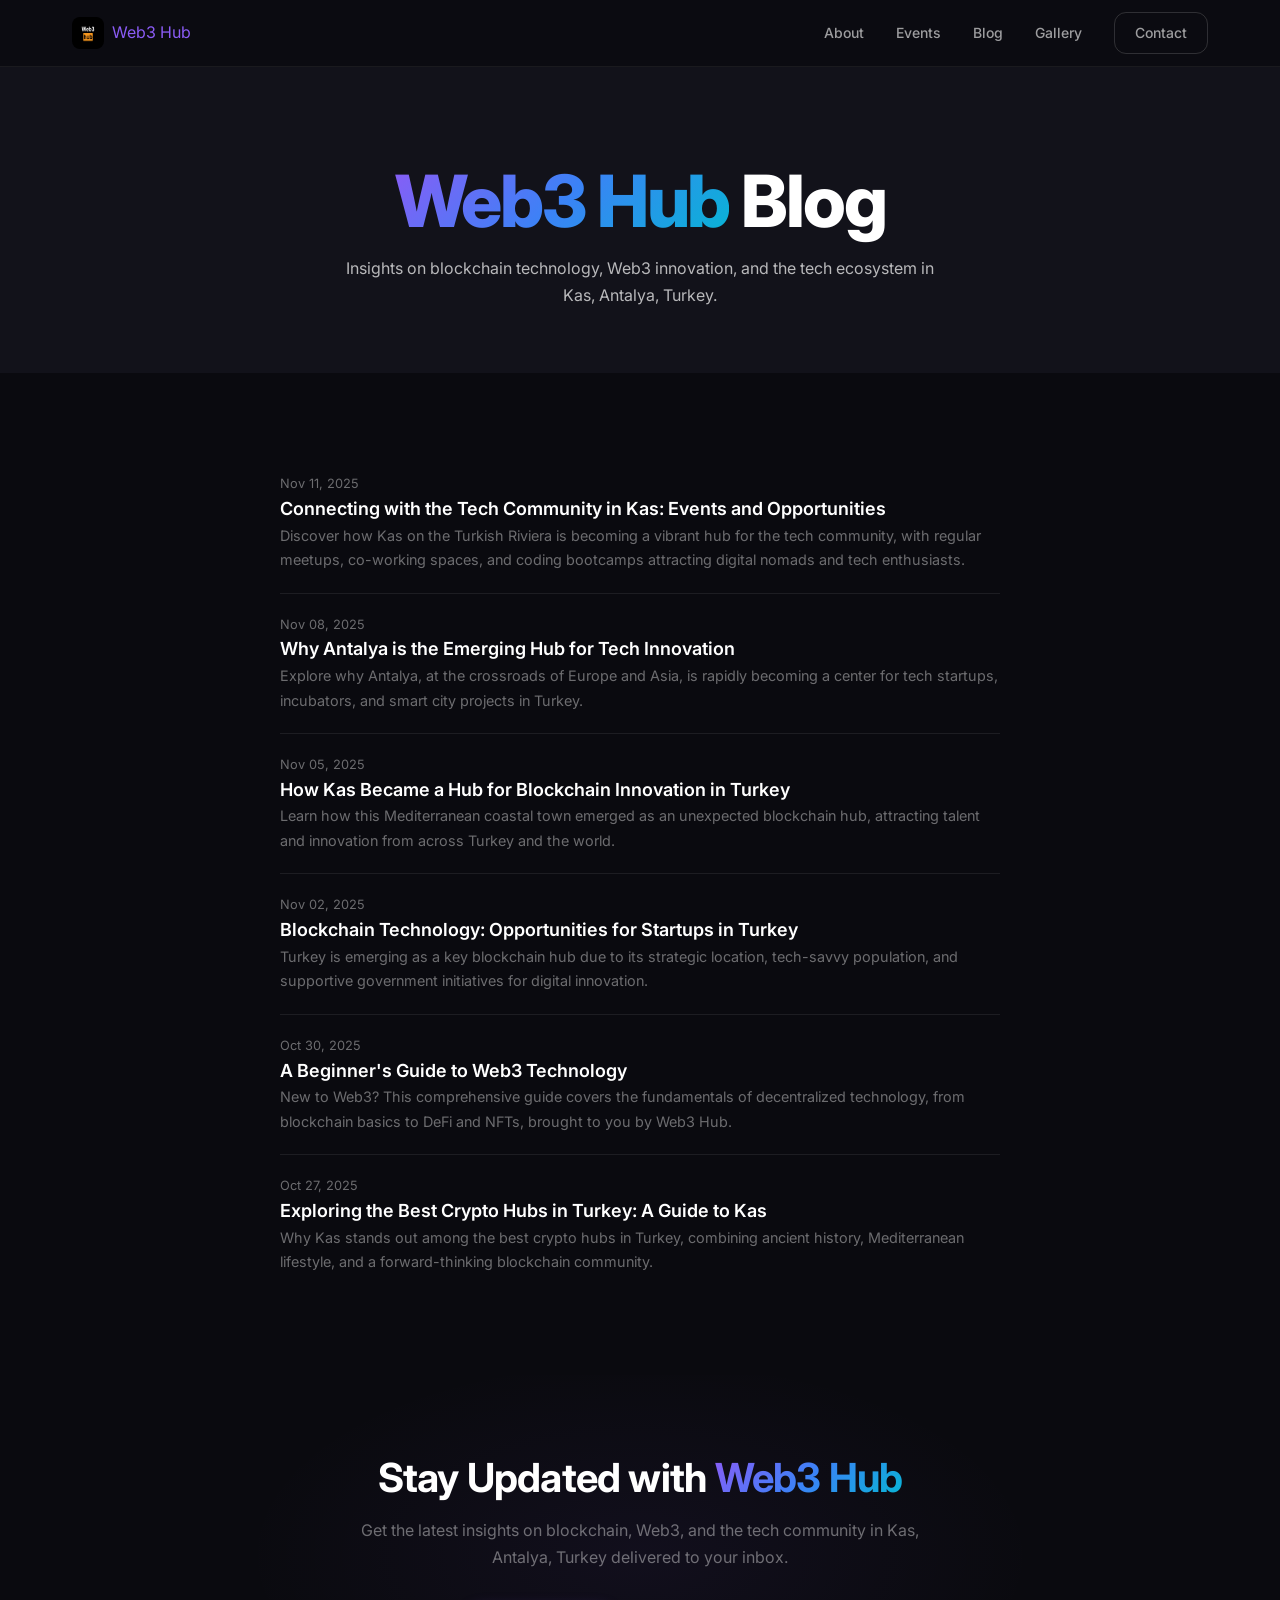
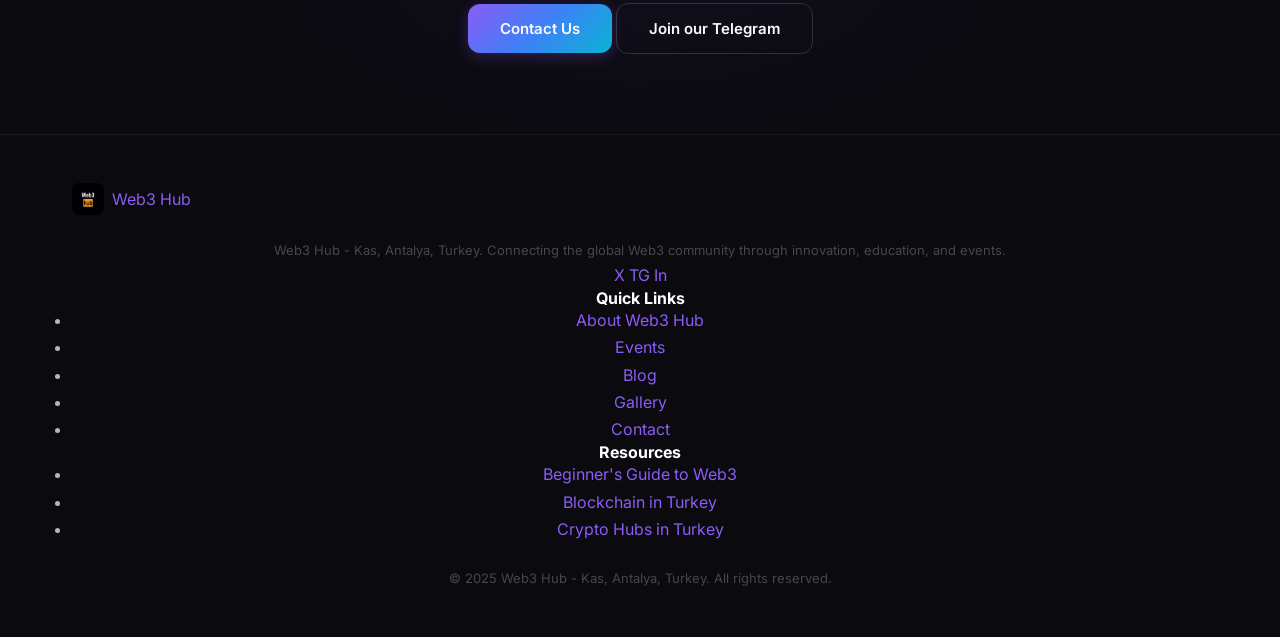
<file: blog.html>
<!DOCTYPE html>
<html lang="en">
<head>
  <meta charset="utf-8"/>
  <meta name="viewport" content="width=device-width, initial-scale=1.0"/>
  <title>Web3 Hub Blog | Blockchain & Web3 Insights from Kas, Antalya, Turkey</title>
  <meta name="description" content="Read the latest articles from Web3 Hub about blockchain technology, Web3 innovation, crypto hubs in Turkey, and the tech community in Kas, Antalya."/>
  <meta name="keywords" content="Web3 Hub blog, blockchain articles, Web3 Turkey, crypto blog Kas, blockchain Antalya, Web3 education"/>
  <link rel="canonical" href="https://web3metahub.io/blog.html"/>
  <link rel="icon" href="images/favicon.jpg"/>

  <meta property="og:title" content="Web3 Hub Blog | Blockchain & Web3 Insights from Kas, Turkey"/>
  <meta property="og:description" content="Read the latest articles from Web3 Hub about blockchain technology, Web3 innovation, and crypto hubs in Turkey."/>
  <meta property="og:image" content="https://web3metahub.io/images/og-image.png"/>
  <meta property="og:url" content="https://web3metahub.io/blog.html"/>
  <meta property="og:type" content="website"/>
  <meta name="twitter:card" content="summary_large_image"/>
  <meta name="twitter:title" content="Web3 Hub Blog | Blockchain & Web3 Insights"/>
  <meta name="twitter:description" content="Latest articles from Web3 Hub about blockchain, Web3, and crypto in Kas, Antalya, Turkey."/>
  <meta name="twitter:image" content="https://web3metahub.io/images/og-image.png"/>

  <link rel="preconnect" href="https://fonts.googleapis.com"/>
  <link rel="preconnect" href="https://fonts.gstatic.com" crossorigin/>
  <link href="https://fonts.googleapis.com/css2?family=Inter:wght@400;500;600;700;800&display=swap" rel="stylesheet"/>
  <link rel="stylesheet" href="css/style.css"/>
</head>
<body>

  <header class="site-header" role="banner">
    <nav class="nav-container" role="navigation" aria-label="Main navigation">
      <a href="index.html" class="nav-logo" aria-label="Web3 Hub homepage">
        <img src="images/logo.jpg" alt="Web3 Hub logo" width="36" height="36"/>
        Web3 Hub
      </a>
      <button class="nav-toggle" aria-label="Toggle navigation menu" onclick="this.classList.toggle('open');document.getElementById('nav-links').classList.toggle('open');">
        <span></span><span></span><span></span>
      </button>
      <ul class="nav-links" id="nav-links">
        <li><a href="about.html">About</a></li>
        <li><a href="events.html">Events</a></li>
        <li><a href="blog.html" class="active">Blog</a></li>
        <li><a href="gallery.html">Gallery</a></li>
        <li><a href="contact.html" class="btn btn-outline" style="padding:0.5rem 1.25rem;">Contact</a></li>
      </ul>
    </nav>
  </header>

  <main>
    <section class="hero-page" aria-label="Blog hero">
      <h1><span class="gradient-text">Web3 Hub</span> Blog</h1>
      <p>Insights on blockchain technology, Web3 innovation, and the tech ecosystem in Kas, Antalya, Turkey.</p>
    </section>

    <section aria-label="Blog posts">
      <div class="container">
        <div class="blog-list">

          <article class="blog-list-item">
            <div class="blog-date">Nov 11, 2025</div>
            <div>
              <h3><a href="blog/connecting-tech-community-kas.html">Connecting with the Tech Community in Kas: Events and Opportunities</a></h3>
              <p>Discover how Kas on the Turkish Riviera is becoming a vibrant hub for the tech community, with regular meetups, co-working spaces, and coding bootcamps attracting digital nomads and tech enthusiasts.</p>
            </div>
          </article>

          <article class="blog-list-item">
            <div class="blog-date">Nov 08, 2025</div>
            <div>
              <h3><a href="blog/antalya-emerging-tech-hub.html">Why Antalya is the Emerging Hub for Tech Innovation</a></h3>
              <p>Explore why Antalya, at the crossroads of Europe and Asia, is rapidly becoming a center for tech startups, incubators, and smart city projects in Turkey.</p>
            </div>
          </article>

          <article class="blog-list-item">
            <div class="blog-date">Nov 05, 2025</div>
            <div>
              <h3><a href="blog/kas-blockchain-innovation.html">How Kas Became a Hub for Blockchain Innovation in Turkey</a></h3>
              <p>Learn how this Mediterranean coastal town emerged as an unexpected blockchain hub, attracting talent and innovation from across Turkey and the world.</p>
            </div>
          </article>

          <article class="blog-list-item">
            <div class="blog-date">Nov 02, 2025</div>
            <div>
              <h3><a href="blog/blockchain-startups-turkey.html">Blockchain Technology: Opportunities for Startups in Turkey</a></h3>
              <p>Turkey is emerging as a key blockchain hub due to its strategic location, tech-savvy population, and supportive government initiatives for digital innovation.</p>
            </div>
          </article>

          <article class="blog-list-item">
            <div class="blog-date">Oct 30, 2025</div>
            <div>
              <h3><a href="blog/beginners-guide-web3.html">A Beginner's Guide to Web3 Technology</a></h3>
              <p>New to Web3? This comprehensive guide covers the fundamentals of decentralized technology, from blockchain basics to DeFi and NFTs, brought to you by Web3 Hub.</p>
            </div>
          </article>

          <article class="blog-list-item">
            <div class="blog-date">Oct 27, 2025</div>
            <div>
              <h3><a href="blog/crypto-hubs-turkey-kas.html">Exploring the Best Crypto Hubs in Turkey: A Guide to Kas</a></h3>
              <p>Why Kas stands out among the best crypto hubs in Turkey, combining ancient history, Mediterranean lifestyle, and a forward-thinking blockchain community.</p>
            </div>
          </article>

        </div>
      </div>
    </section>

    <section class="cta-section" aria-label="Subscribe">
      <div class="container">
        <h2>Stay Updated with <span class="gradient-text">Web3 Hub</span></h2>
        <p style="max-width:600px;margin:1rem auto 2rem;">Get the latest insights on blockchain, Web3, and the tech community in Kas, Antalya, Turkey delivered to your inbox.</p>
        <a href="contact.html" class="btn btn-primary">Contact Us</a>
        <a href="https://t.me/web3metahub" class="btn btn-outline" target="_blank" rel="noopener">Join our Telegram</a>
      </div>
    </section>
  </main>

  <footer class="site-footer" role="contentinfo">
    <div class="container">
      <div class="footer-grid">
        <div class="footer-brand">
          <a href="index.html" class="nav-logo">
            <img src="images/logo.jpg" alt="Web3 Hub logo" width="36" height="36"/>
            Web3 Hub
          </a>
          <p>Web3 Hub - Kas, Antalya, Turkey. Connecting the global Web3 community through innovation, education, and events.</p>
          <div class="social-links">
            <a href="https://x.com/web3hubkas" aria-label="Web3 Hub on Twitter" target="_blank" rel="noopener">X</a>
            <a href="https://t.me/web3metahub" aria-label="Web3 Hub on Telegram" target="_blank" rel="noopener">TG</a>
            <a href="https://linkedin.com/company/web-3-hub-ka%C5%9F" aria-label="Web3 Hub on LinkedIn" target="_blank" rel="noopener">In</a>
          </div>
        </div>
        <div class="footer-links">
          <h4>Quick Links</h4>
          <ul>
            <li><a href="about.html">About Web3 Hub</a></li>
            <li><a href="events.html">Events</a></li>
            <li><a href="blog.html">Blog</a></li>
            <li><a href="gallery.html">Gallery</a></li>
            <li><a href="contact.html">Contact</a></li>
          </ul>
        </div>
        <div class="footer-links">
          <h4>Resources</h4>
          <ul>
            <li><a href="blog/beginners-guide-web3.html">Beginner's Guide to Web3</a></li>
            <li><a href="blog/blockchain-startups-turkey.html">Blockchain in Turkey</a></li>
            <li><a href="blog/crypto-hubs-turkey-kas.html">Crypto Hubs in Turkey</a></li>
          </ul>
        </div>
      </div>
      <div class="footer-bottom">
        <p>&copy; 2025 Web3 Hub - Kas, Antalya, Turkey. All rights reserved.</p>
      </div>
    </div>
  </footer>

</body>
</html>
</file>
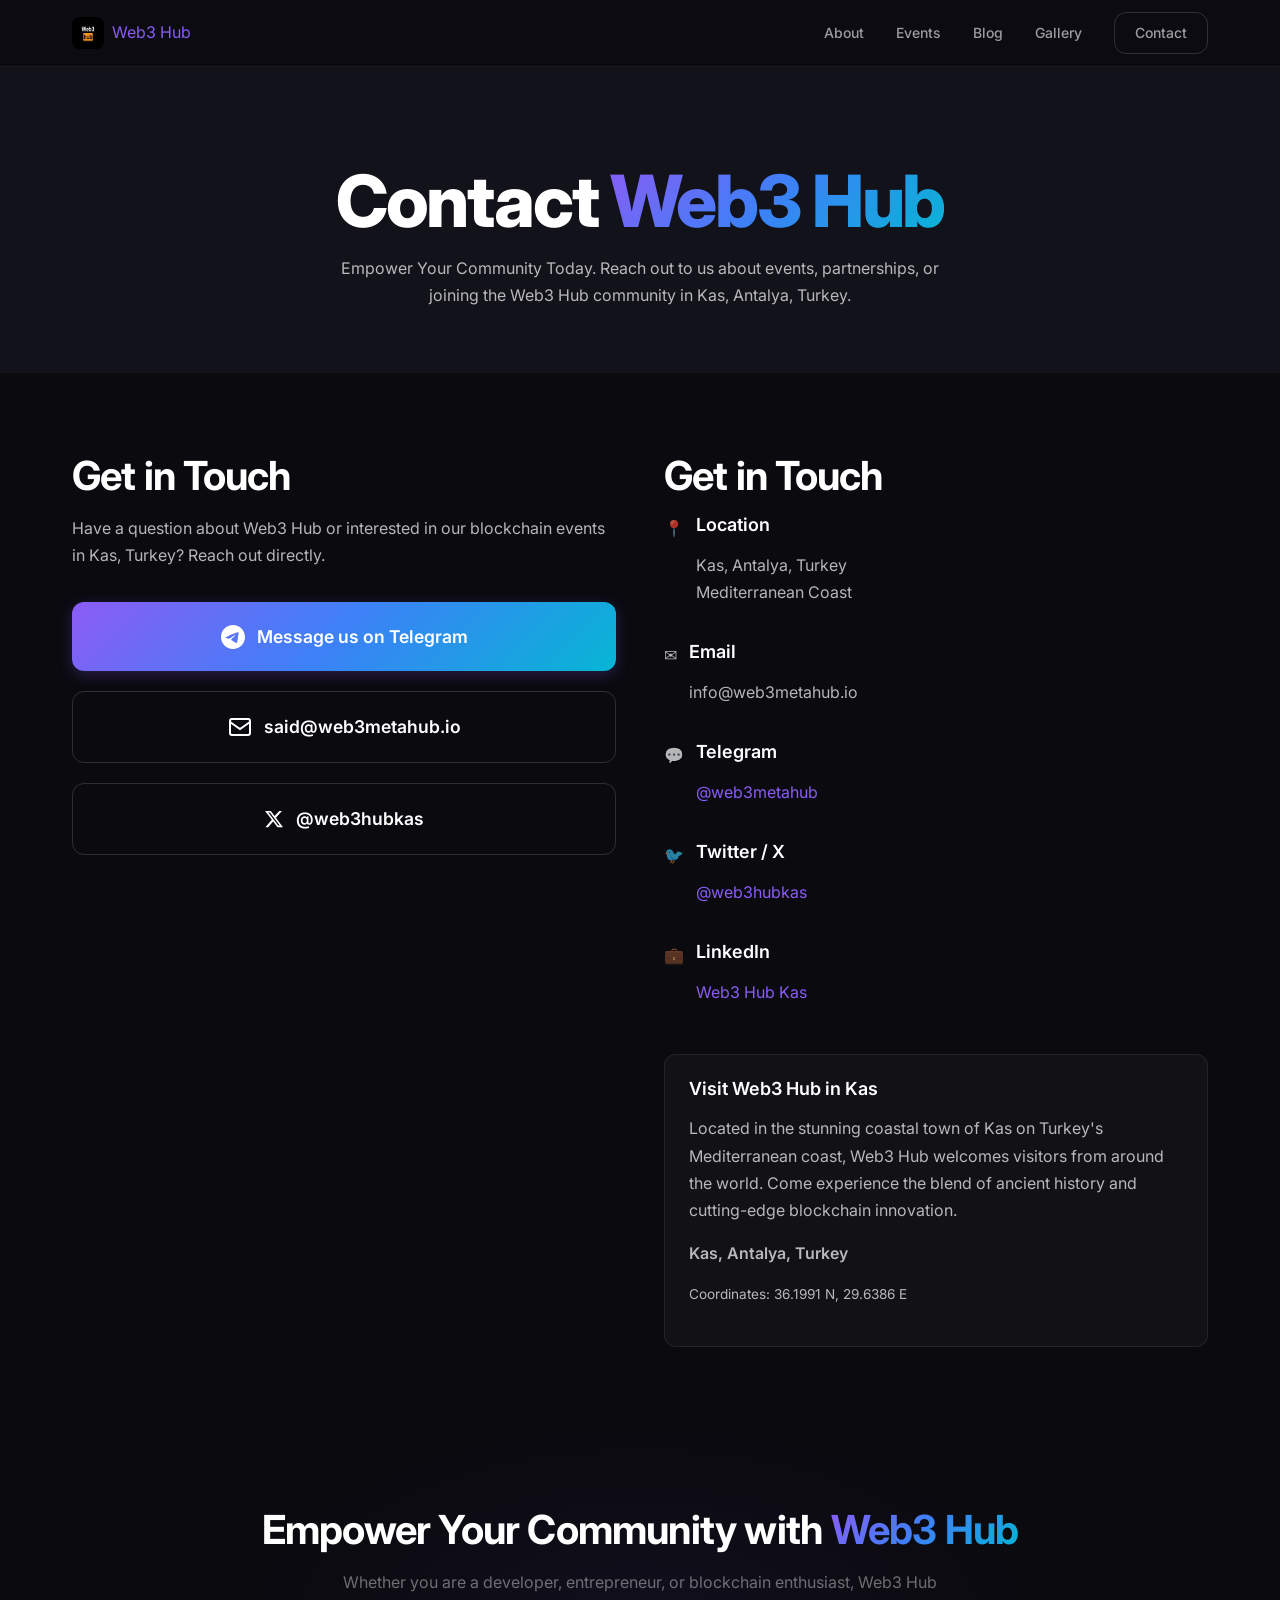
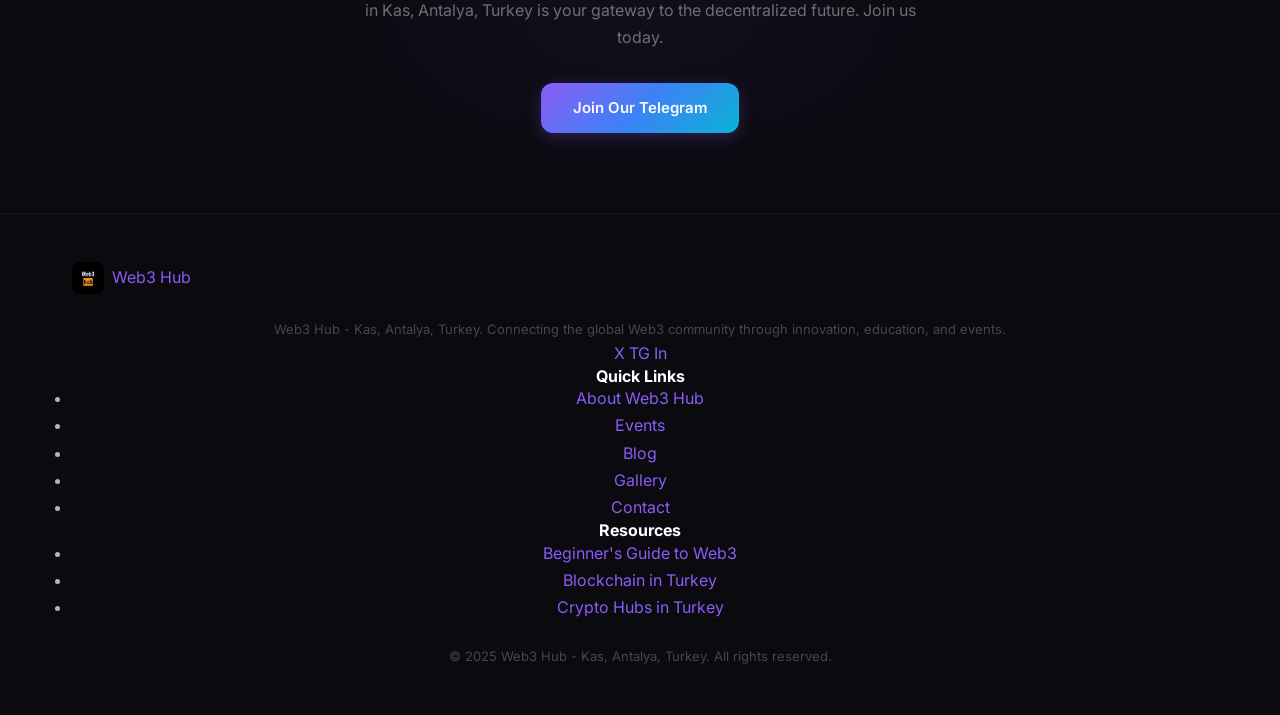
<file: contact.html>
<!DOCTYPE html>
<html lang="en">
<head>
  <meta charset="utf-8"/>
  <meta name="viewport" content="width=device-width, initial-scale=1.0"/>
  <title>Contact Web3 Hub | Get in Touch with Our Web3 Community in Kas, Turkey</title>
  <meta name="description" content="Contact Web3 Hub in Kas, Antalya, Turkey. Reach out about blockchain events, Web3 partnerships, speaking opportunities, or community membership."/>
  <meta name="keywords" content="contact Web3 Hub, Web3 Hub Kas, blockchain community contact, Web3 Antalya Turkey, crypto hub contact"/>
  <link rel="canonical" href="https://web3metahub.io/contact.html"/>
  <link rel="icon" href="images/favicon.jpg"/>

  <meta property="og:title" content="Contact Web3 Hub | Kas, Antalya, Turkey"/>
  <meta property="og:description" content="Get in touch with Web3 Hub in Kas, Antalya, Turkey. Blockchain events, partnerships, and community inquiries."/>
  <meta property="og:image" content="https://web3metahub.io/images/og-image.png"/>
  <meta property="og:url" content="https://web3metahub.io/contact.html"/>
  <meta property="og:type" content="website"/>
  <meta name="twitter:card" content="summary_large_image"/>
  <meta name="twitter:title" content="Contact Web3 Hub | Kas, Antalya, Turkey"/>
  <meta name="twitter:description" content="Get in touch with Web3 Hub in Kas, Antalya, Turkey."/>
  <meta name="twitter:image" content="https://web3metahub.io/images/og-image.png"/>

  <link rel="preconnect" href="https://fonts.googleapis.com"/>
  <link rel="preconnect" href="https://fonts.gstatic.com" crossorigin/>
  <link href="https://fonts.googleapis.com/css2?family=Inter:wght@400;500;600;700;800&display=swap" rel="stylesheet"/>
  <link rel="stylesheet" href="css/style.css"/>

  <script type="application/ld+json">
  {
    "@context": "https://schema.org",
    "@type": "LocalBusiness",
    "name": "Web3 Hub",
    "description": "Web3 Hub is the premier Web3 innovation hub in Kas, Antalya, Turkey, offering community building, blockchain education, and Web3 events.",
    "url": "https://web3metahub.io",
    "image": "https://web3metahub.io/images/og-image.png",
    "address": {
      "@type": "PostalAddress",
      "addressLocality": "Kas",
      "addressRegion": "Antalya",
      "addressCountry": "TR"
    },
    "geo": {
      "@type": "GeoCoordinates",
      "latitude": "36.1991",
      "longitude": "29.6386"
    }
  }
  </script>
</head>
<body>

  <header class="site-header" role="banner">
    <nav class="nav-container" role="navigation" aria-label="Main navigation">
      <a href="index.html" class="nav-logo" aria-label="Web3 Hub homepage">
        <img src="images/logo.jpg" alt="Web3 Hub logo" width="36" height="36"/>
        Web3 Hub
      </a>
      <button class="nav-toggle" aria-label="Toggle navigation menu" onclick="this.classList.toggle('open');document.getElementById('nav-links').classList.toggle('open');">
        <span></span><span></span><span></span>
      </button>
      <ul class="nav-links" id="nav-links">
        <li><a href="about.html">About</a></li>
        <li><a href="events.html">Events</a></li>
        <li><a href="blog.html">Blog</a></li>
        <li><a href="gallery.html">Gallery</a></li>
        <li><a href="contact.html" class="btn btn-outline active" style="padding:0.5rem 1.25rem;">Contact</a></li>
      </ul>
    </nav>
  </header>

  <main>
    <section class="hero-page" aria-label="Contact hero">
      <h1>Contact <span class="gradient-text">Web3 Hub</span></h1>
      <p>Empower Your Community Today. Reach out to us about events, partnerships, or joining the Web3 Hub community in Kas, Antalya, Turkey.</p>
    </section>

    <section aria-label="Contact form and information">
      <div class="container">
        <div class="contact-grid">
          <div>
            <h2>Get in Touch</h2>
            <p>Have a question about Web3 Hub or interested in our blockchain events in Kas, Turkey? Reach out directly.</p>

            <div style="display:flex;flex-direction:column;gap:1.25rem;margin-top:2rem;">
              <a href="https://t.me/zukas_guide_bot?start=contact" class="btn btn-primary" style="display:flex;align-items:center;justify-content:center;gap:0.75rem;padding:1.25rem 2rem;font-size:1.1rem;" target="_blank" rel="noopener">
                <svg width="24" height="24" viewBox="0 0 24 24" fill="currentColor"><path d="M12 0C5.373 0 0 5.373 0 12s5.373 12 12 12 12-5.373 12-12S18.627 0 12 0zm5.562 8.161c-.18 1.897-.962 6.502-1.359 8.627-.168.9-.5 1.201-.82 1.23-.697.064-1.226-.461-1.901-.903-1.056-.693-1.653-1.124-2.678-1.8-1.185-.78-.417-1.21.258-1.91.177-.184 3.247-2.977 3.307-3.23.007-.032.014-.15-.056-.212s-.174-.041-.249-.024c-.106.024-1.793 1.14-5.061 3.345-.479.33-.913.492-1.302.484-.428-.008-1.252-.241-1.865-.44-.752-.244-1.349-.374-1.297-.789.027-.216.325-.437.893-.663 3.498-1.524 5.831-2.529 6.998-3.014 3.332-1.386 4.025-1.627 4.476-1.635.099-.002.321.023.465.141.12.098.153.229.168.327.016.098.036.322.02.496z"/></svg>
                Message us on Telegram
              </a>

              <a href="mailto:said@web3metahub.io?subject=Web3%20Hub%20Inquiry" class="btn btn-outline" style="display:flex;align-items:center;justify-content:center;gap:0.75rem;padding:1.25rem 2rem;font-size:1.1rem;">
                <svg width="24" height="24" viewBox="0 0 24 24" fill="none" stroke="currentColor" stroke-width="2"><rect x="2" y="4" width="20" height="16" rx="2"/><path d="M22 7l-10 7L2 7"/></svg>
                said@web3metahub.io
              </a>

              <a href="https://x.com/web3hubkas" class="btn btn-outline" style="display:flex;align-items:center;justify-content:center;gap:0.75rem;padding:1.25rem 2rem;font-size:1.1rem;" target="_blank" rel="noopener">
                <svg width="20" height="20" viewBox="0 0 24 24" fill="currentColor"><path d="M18.244 2.25h3.308l-7.227 8.26 8.502 11.24H16.17l-5.214-6.817L4.99 21.75H1.68l7.73-8.835L1.254 2.25H8.08l4.713 6.231zm-1.161 17.52h1.833L7.084 4.126H5.117z"/></svg>
                @web3hubkas
              </a>
            </div>
          </div>
          <div class="contact-info">
            <h2>Get in Touch</h2>
            <div class="contact-info-item">
              <span class="icon">&#x1F4CD;</span>
              <div>
                <h3>Location</h3>
                <p>Kas, Antalya, Turkey<br/>Mediterranean Coast</p>
              </div>
            </div>
            <div class="contact-info-item">
              <span class="icon">&#x2709;</span>
              <div>
                <h3>Email</h3>
                <p>info@web3metahub.io</p>
              </div>
            </div>
            <div class="contact-info-item">
              <span class="icon">&#x1F4AC;</span>
              <div>
                <h3>Telegram</h3>
                <p><a href="https://t.me/web3metahub" target="_blank" rel="noopener">@web3metahub</a></p>
              </div>
            </div>
            <div class="contact-info-item">
              <span class="icon">&#x1F426;</span>
              <div>
                <h3>Twitter / X</h3>
                <p><a href="https://x.com/web3hubkas" target="_blank" rel="noopener">@web3hubkas</a></p>
              </div>
            </div>
            <div class="contact-info-item">
              <span class="icon">&#x1F4BC;</span>
              <div>
                <h3>LinkedIn</h3>
                <p><a href="https://linkedin.com/company/web-3-hub-ka%C5%9F" target="_blank" rel="noopener">Web3 Hub Kas</a></p>
              </div>
            </div>

            <div style="margin-top:2rem;padding:1.5rem;background:var(--bg-card);border-radius:12px;border:1px solid var(--border);">
              <h3>Visit Web3 Hub in Kas</h3>
              <p>Located in the stunning coastal town of Kas on Turkey's Mediterranean coast, Web3 Hub welcomes visitors from around the world. Come experience the blend of ancient history and cutting-edge blockchain innovation.</p>
              <p style="color:var(--accent);font-weight:600;">Kas, Antalya, Turkey</p>
              <p style="font-size:0.85rem;">Coordinates: 36.1991 N, 29.6386 E</p>
            </div>
          </div>
        </div>
      </div>
    </section>

    <section class="cta-section" aria-label="Empower your community">
      <div class="container">
        <h2>Empower Your Community with <span class="gradient-text">Web3 Hub</span></h2>
        <p style="max-width:600px;margin:1rem auto 2rem;">Whether you are a developer, entrepreneur, or blockchain enthusiast, Web3 Hub in Kas, Antalya, Turkey is your gateway to the decentralized future. Join us today.</p>
        <a href="https://t.me/web3metahub" class="btn btn-primary" target="_blank" rel="noopener">Join Our Telegram</a>
      </div>
    </section>
  </main>

  <footer class="site-footer" role="contentinfo">
    <div class="container">
      <div class="footer-grid">
        <div class="footer-brand">
          <a href="index.html" class="nav-logo">
            <img src="images/logo.jpg" alt="Web3 Hub logo" width="36" height="36"/>
            Web3 Hub
          </a>
          <p>Web3 Hub - Kas, Antalya, Turkey. Connecting the global Web3 community through innovation, education, and events.</p>
          <div class="social-links">
            <a href="https://x.com/web3hubkas" aria-label="Web3 Hub on Twitter" target="_blank" rel="noopener">X</a>
            <a href="https://t.me/web3metahub" aria-label="Web3 Hub on Telegram" target="_blank" rel="noopener">TG</a>
            <a href="https://linkedin.com/company/web-3-hub-ka%C5%9F" aria-label="Web3 Hub on LinkedIn" target="_blank" rel="noopener">In</a>
          </div>
        </div>
        <div class="footer-links">
          <h4>Quick Links</h4>
          <ul>
            <li><a href="about.html">About Web3 Hub</a></li>
            <li><a href="events.html">Events</a></li>
            <li><a href="blog.html">Blog</a></li>
            <li><a href="gallery.html">Gallery</a></li>
            <li><a href="contact.html">Contact</a></li>
          </ul>
        </div>
        <div class="footer-links">
          <h4>Resources</h4>
          <ul>
            <li><a href="blog/beginners-guide-web3.html">Beginner's Guide to Web3</a></li>
            <li><a href="blog/blockchain-startups-turkey.html">Blockchain in Turkey</a></li>
            <li><a href="blog/crypto-hubs-turkey-kas.html">Crypto Hubs in Turkey</a></li>
          </ul>
        </div>
      </div>
      <div class="footer-bottom">
        <p>&copy; 2025 Web3 Hub - Kas, Antalya, Turkey. All rights reserved.</p>
      </div>
    </div>
  </footer>

</body>
</html>
</file>
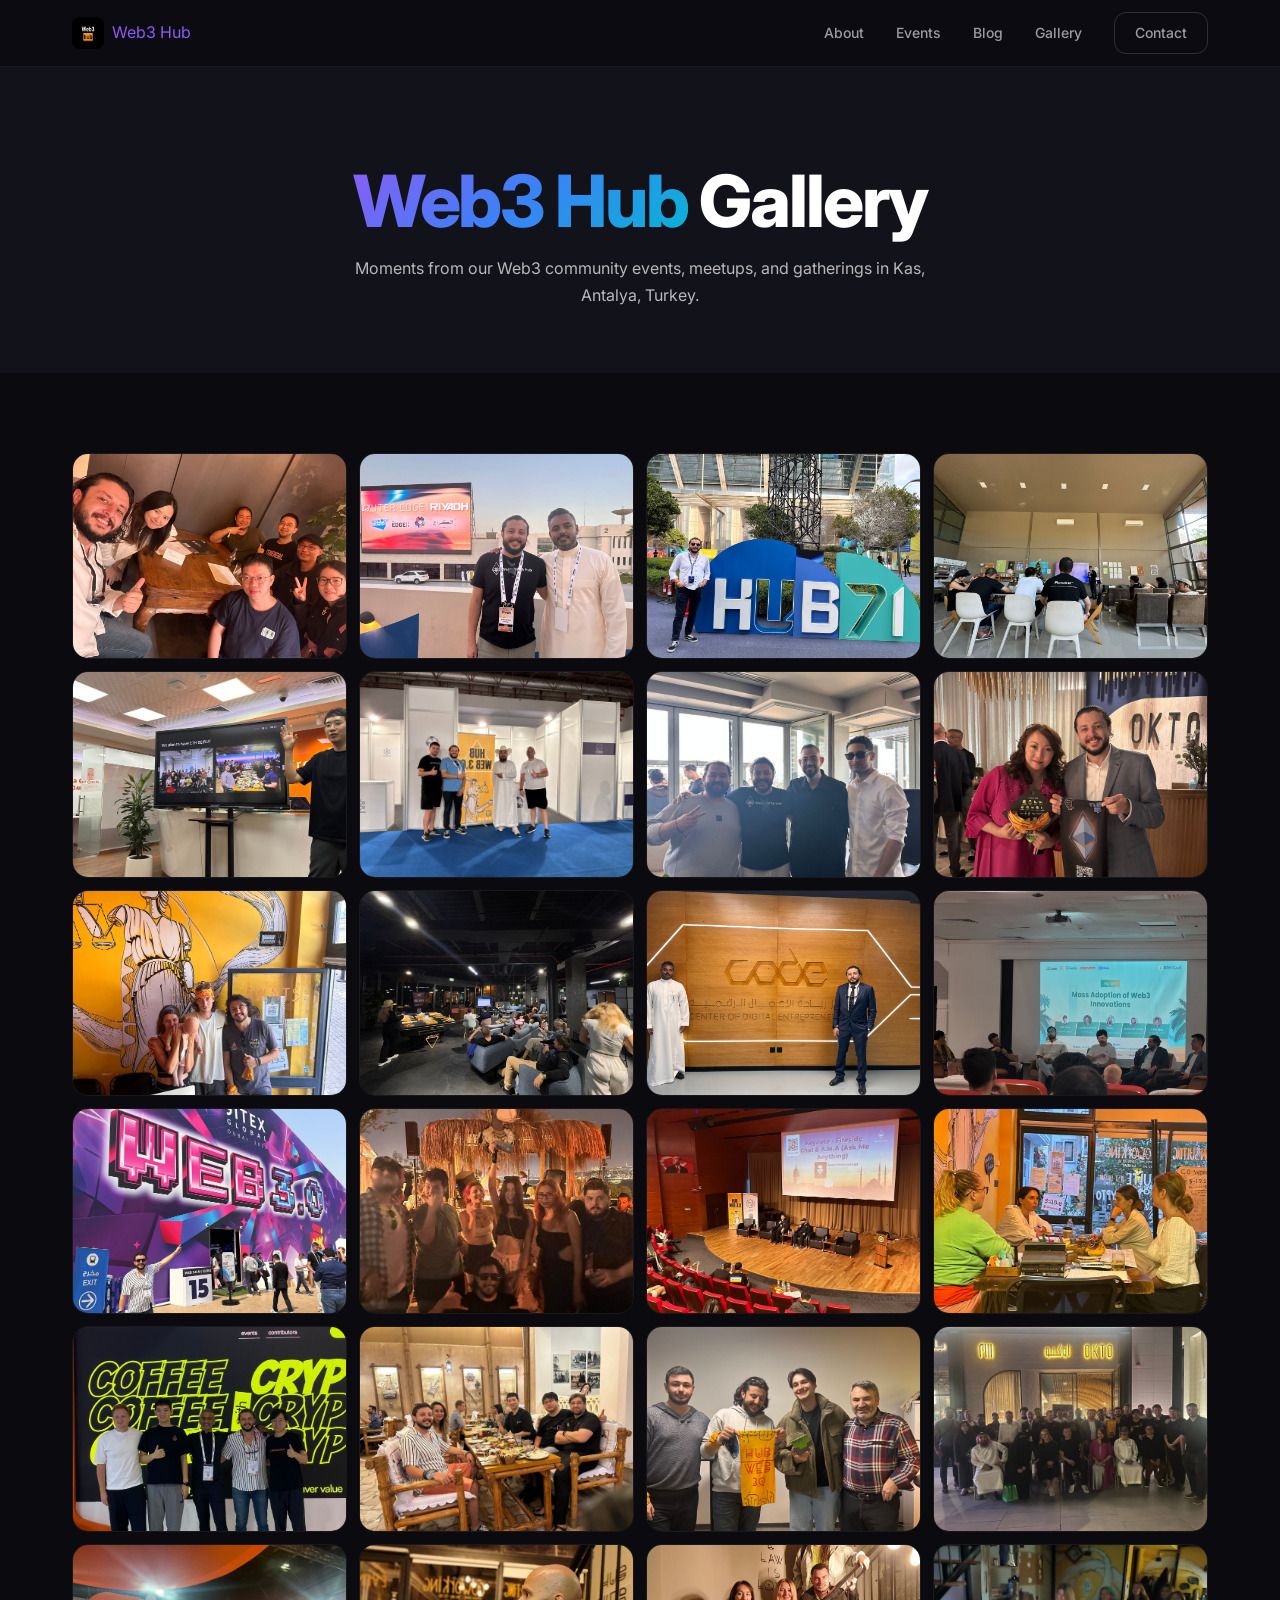
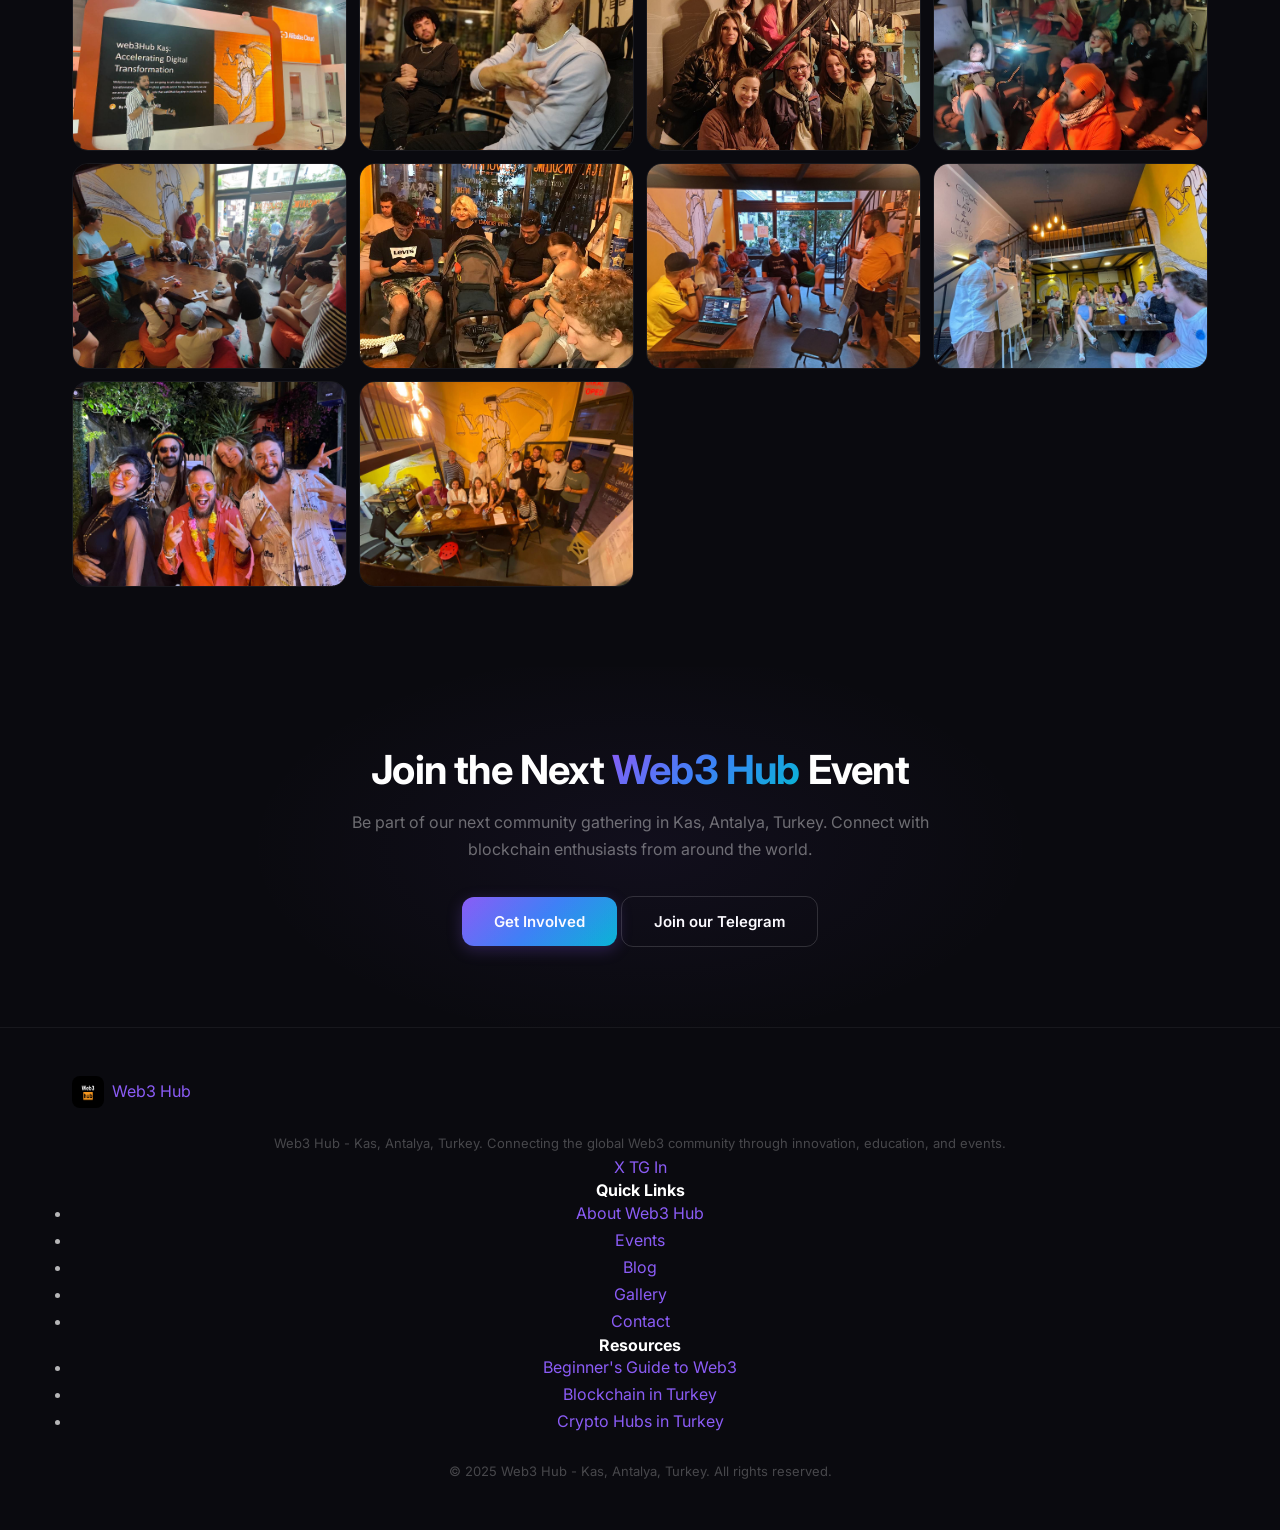
<file: gallery.html>
<!DOCTYPE html>
<html lang="en">
<head>
  <meta charset="utf-8"/>
  <meta name="viewport" content="width=device-width, initial-scale=1.0"/>
  <title>Web3 Hub Gallery | Photos from Web3 Events in Kas, Antalya, Turkey</title>
  <meta name="description" content="Browse photos from Web3 Hub events, meetups, and community gatherings in Kas, Antalya, Turkey. See the Web3 community in action at our blockchain hub."/>
  <meta name="keywords" content="Web3 Hub gallery, blockchain event photos, Web3 Kas photos, crypto community Turkey, Web3 meetup images Antalya"/>
  <link rel="canonical" href="https://web3metahub.io/gallery.html"/>
  <link rel="icon" href="images/favicon.jpg"/>

  <meta property="og:title" content="Web3 Hub Gallery | Photos from Web3 Events in Kas, Turkey"/>
  <meta property="og:description" content="Browse photos from Web3 Hub events, meetups, and community gatherings in Kas, Antalya, Turkey."/>
  <meta property="og:image" content="https://web3metahub.io/images/og-image.png"/>
  <meta property="og:url" content="https://web3metahub.io/gallery.html"/>
  <meta property="og:type" content="website"/>
  <meta name="twitter:card" content="summary_large_image"/>
  <meta name="twitter:title" content="Web3 Hub Gallery | Event Photos"/>
  <meta name="twitter:description" content="Photos from Web3 Hub events and community gatherings in Kas, Antalya, Turkey."/>
  <meta name="twitter:image" content="https://web3metahub.io/images/og-image.png"/>

  <link rel="preconnect" href="https://fonts.googleapis.com"/>
  <link rel="preconnect" href="https://fonts.gstatic.com" crossorigin/>
  <link href="https://fonts.googleapis.com/css2?family=Inter:wght@400;500;600;700;800&display=swap" rel="stylesheet"/>
  <link rel="stylesheet" href="css/style.css"/>
</head>
<body>

  <header class="site-header" role="banner">
    <nav class="nav-container" role="navigation" aria-label="Main navigation">
      <a href="index.html" class="nav-logo" aria-label="Web3 Hub homepage">
        <img src="images/logo.jpg" alt="Web3 Hub logo" width="36" height="36"/>
        Web3 Hub
      </a>
      <button class="nav-toggle" aria-label="Toggle navigation menu" onclick="this.classList.toggle('open');document.getElementById('nav-links').classList.toggle('open');">
        <span></span><span></span><span></span>
      </button>
      <ul class="nav-links" id="nav-links">
        <li><a href="about.html">About</a></li>
        <li><a href="events.html">Events</a></li>
        <li><a href="blog.html">Blog</a></li>
        <li><a href="gallery.html" class="active">Gallery</a></li>
        <li><a href="contact.html" class="btn btn-outline" style="padding:0.5rem 1.25rem;">Contact</a></li>
      </ul>
    </nav>
  </header>

  <main>
    <section class="hero-page" aria-label="Gallery hero">
      <h1><span class="gradient-text">Web3 Hub</span> Gallery</h1>
      <p>Moments from our Web3 community events, meetups, and gatherings in Kas, Antalya, Turkey.</p>
    </section>

    <section aria-label="Photo gallery">
      <div class="container">
        <div class="gallery-grid">
          <div class="gallery-item"><img src="images/gallery/gallery-01.jpg" alt="Web3 Hub community event in Kas, Antalya" loading="lazy"/></div>
          <div class="gallery-item"><img src="images/gallery/gallery-02.jpg" alt="Blockchain meetup at Web3 Hub Turkey" loading="lazy"/></div>
          <div class="gallery-item"><img src="images/gallery/gallery-03.jpg" alt="Web3 Hub networking event in Kas" loading="lazy"/></div>
          <div class="gallery-item"><img src="images/gallery/gallery-04.jpg" alt="Speaker presentation at Web3 Hub Antalya" loading="lazy"/></div>
          <div class="gallery-item"><img src="images/gallery/gallery-05.jpg" alt="Web3 Hub hackathon in Kas, Turkey" loading="lazy"/></div>
          <div class="gallery-item"><img src="images/gallery/gallery-06.jpg" alt="Crypto community gathering at Web3 Hub" loading="lazy"/></div>
          <div class="gallery-item"><img src="images/gallery/gallery-07.jpg" alt="Web3 Hub workshop in Kas, Antalya" loading="lazy"/></div>
          <div class="gallery-item"><img src="images/gallery/gallery-08.jpg" alt="Blockchain developers at Web3 Hub Turkey" loading="lazy"/></div>
          <div class="gallery-item"><img src="images/gallery/gallery-09.jpg" alt="Web3 Hub co-working space in Kas" loading="lazy"/></div>
          <div class="gallery-item"><img src="images/gallery/gallery-10.jpg" alt="DeFi discussion panel at Web3 Hub" loading="lazy"/></div>
          <div class="gallery-item"><img src="images/gallery/gallery-11.jpg" alt="Web3 Hub community members in Antalya" loading="lazy"/></div>
          <div class="gallery-item"><img src="images/gallery/gallery-12.jpg" alt="Blockchain conference at Web3 Hub Kas" loading="lazy"/></div>
          <div class="gallery-item"><img src="images/gallery/gallery-13.jpg" alt="Web3 Hub outdoor meetup in Kas, Turkey" loading="lazy"/></div>
          <div class="gallery-item"><img src="images/gallery/gallery-14.jpg" alt="NFT showcase at Web3 Hub Antalya" loading="lazy"/></div>
          <div class="gallery-item"><img src="images/gallery/gallery-15.jpg" alt="Web3 Hub team building event in Kas" loading="lazy"/></div>
          <div class="gallery-item"><img src="images/gallery/gallery-16.jpg" alt="Crypto education workshop at Web3 Hub" loading="lazy"/></div>
          <div class="gallery-item"><img src="images/gallery/gallery-17.jpg" alt="Web3 Hub speaker panel in Kas, Antalya" loading="lazy"/></div>
          <div class="gallery-item"><img src="images/gallery/gallery-18.jpg" alt="Blockchain innovation demo at Web3 Hub Turkey" loading="lazy"/></div>
          <div class="gallery-item"><img src="images/gallery/gallery-19.jpg" alt="Web3 Hub evening networking event in Kas" loading="lazy"/></div>
          <div class="gallery-item"><img src="images/gallery/gallery-20.jpg" alt="Smart contract workshop at Web3 Hub" loading="lazy"/></div>
          <div class="gallery-item"><img src="images/gallery/gallery-21.jpg" alt="Web3 Hub community celebration in Antalya" loading="lazy"/></div>
          <div class="gallery-item"><img src="images/gallery/gallery-22.jpg" alt="DAO governance discussion at Web3 Hub Kas" loading="lazy"/></div>
          <div class="gallery-item"><img src="images/gallery/gallery-23.jpg" alt="Web3 Hub international guests in Turkey" loading="lazy"/></div>
          <div class="gallery-item"><img src="images/gallery/gallery-24.jpg" alt="Blockchain startup pitch at Web3 Hub" loading="lazy"/></div>
          <div class="gallery-item"><img src="images/gallery/gallery-25.jpg" alt="Web3 Hub Mediterranean venue in Kas" loading="lazy"/></div>
          <div class="gallery-item"><img src="images/gallery/gallery-26.jpg" alt="Crypto trading workshop at Web3 Hub Antalya" loading="lazy"/></div>
          <div class="gallery-item"><img src="images/gallery/gallery-27.jpg" alt="Web3 Hub developer meetup in Kas, Turkey" loading="lazy"/></div>
          <div class="gallery-item"><img src="images/gallery/gallery-28.jpg" alt="DeFi protocol demo at Web3 Hub" loading="lazy"/></div>
          <div class="gallery-item"><img src="images/gallery/gallery-29.jpg" alt="Web3 Hub community photo in Kas, Antalya" loading="lazy"/></div>
          <div class="gallery-item"><img src="images/gallery/gallery-30.jpg" alt="Blockchain meetup group at Web3 Hub Turkey" loading="lazy"/></div>
        </div>
      </div>
    </section>

    <section class="cta-section" aria-label="Join events">
      <div class="container">
        <h2>Join the Next <span class="gradient-text">Web3 Hub</span> Event</h2>
        <p style="max-width:600px;margin:1rem auto 2rem;">Be part of our next community gathering in Kas, Antalya, Turkey. Connect with blockchain enthusiasts from around the world.</p>
        <a href="contact.html" class="btn btn-primary">Get Involved</a>
        <a href="https://t.me/web3metahub" class="btn btn-outline" target="_blank" rel="noopener">Join our Telegram</a>
      </div>
    </section>
  </main>

  <footer class="site-footer" role="contentinfo">
    <div class="container">
      <div class="footer-grid">
        <div class="footer-brand">
          <a href="index.html" class="nav-logo">
            <img src="images/logo.jpg" alt="Web3 Hub logo" width="36" height="36"/>
            Web3 Hub
          </a>
          <p>Web3 Hub - Kas, Antalya, Turkey. Connecting the global Web3 community through innovation, education, and events.</p>
          <div class="social-links">
            <a href="https://x.com/web3hubkas" aria-label="Web3 Hub on Twitter" target="_blank" rel="noopener">X</a>
            <a href="https://t.me/web3metahub" aria-label="Web3 Hub on Telegram" target="_blank" rel="noopener">TG</a>
            <a href="https://linkedin.com/company/web-3-hub-ka%C5%9F" aria-label="Web3 Hub on LinkedIn" target="_blank" rel="noopener">In</a>
          </div>
        </div>
        <div class="footer-links">
          <h4>Quick Links</h4>
          <ul>
            <li><a href="about.html">About Web3 Hub</a></li>
            <li><a href="events.html">Events</a></li>
            <li><a href="blog.html">Blog</a></li>
            <li><a href="gallery.html">Gallery</a></li>
            <li><a href="contact.html">Contact</a></li>
          </ul>
        </div>
        <div class="footer-links">
          <h4>Resources</h4>
          <ul>
            <li><a href="blog/beginners-guide-web3.html">Beginner's Guide to Web3</a></li>
            <li><a href="blog/blockchain-startups-turkey.html">Blockchain in Turkey</a></li>
            <li><a href="blog/crypto-hubs-turkey-kas.html">Crypto Hubs in Turkey</a></li>
          </ul>
        </div>
      </div>
      <div class="footer-bottom">
        <p>&copy; 2025 Web3 Hub - Kas, Antalya, Turkey. All rights reserved.</p>
      </div>
    </div>
  </footer>

</body>
</html>
</file>
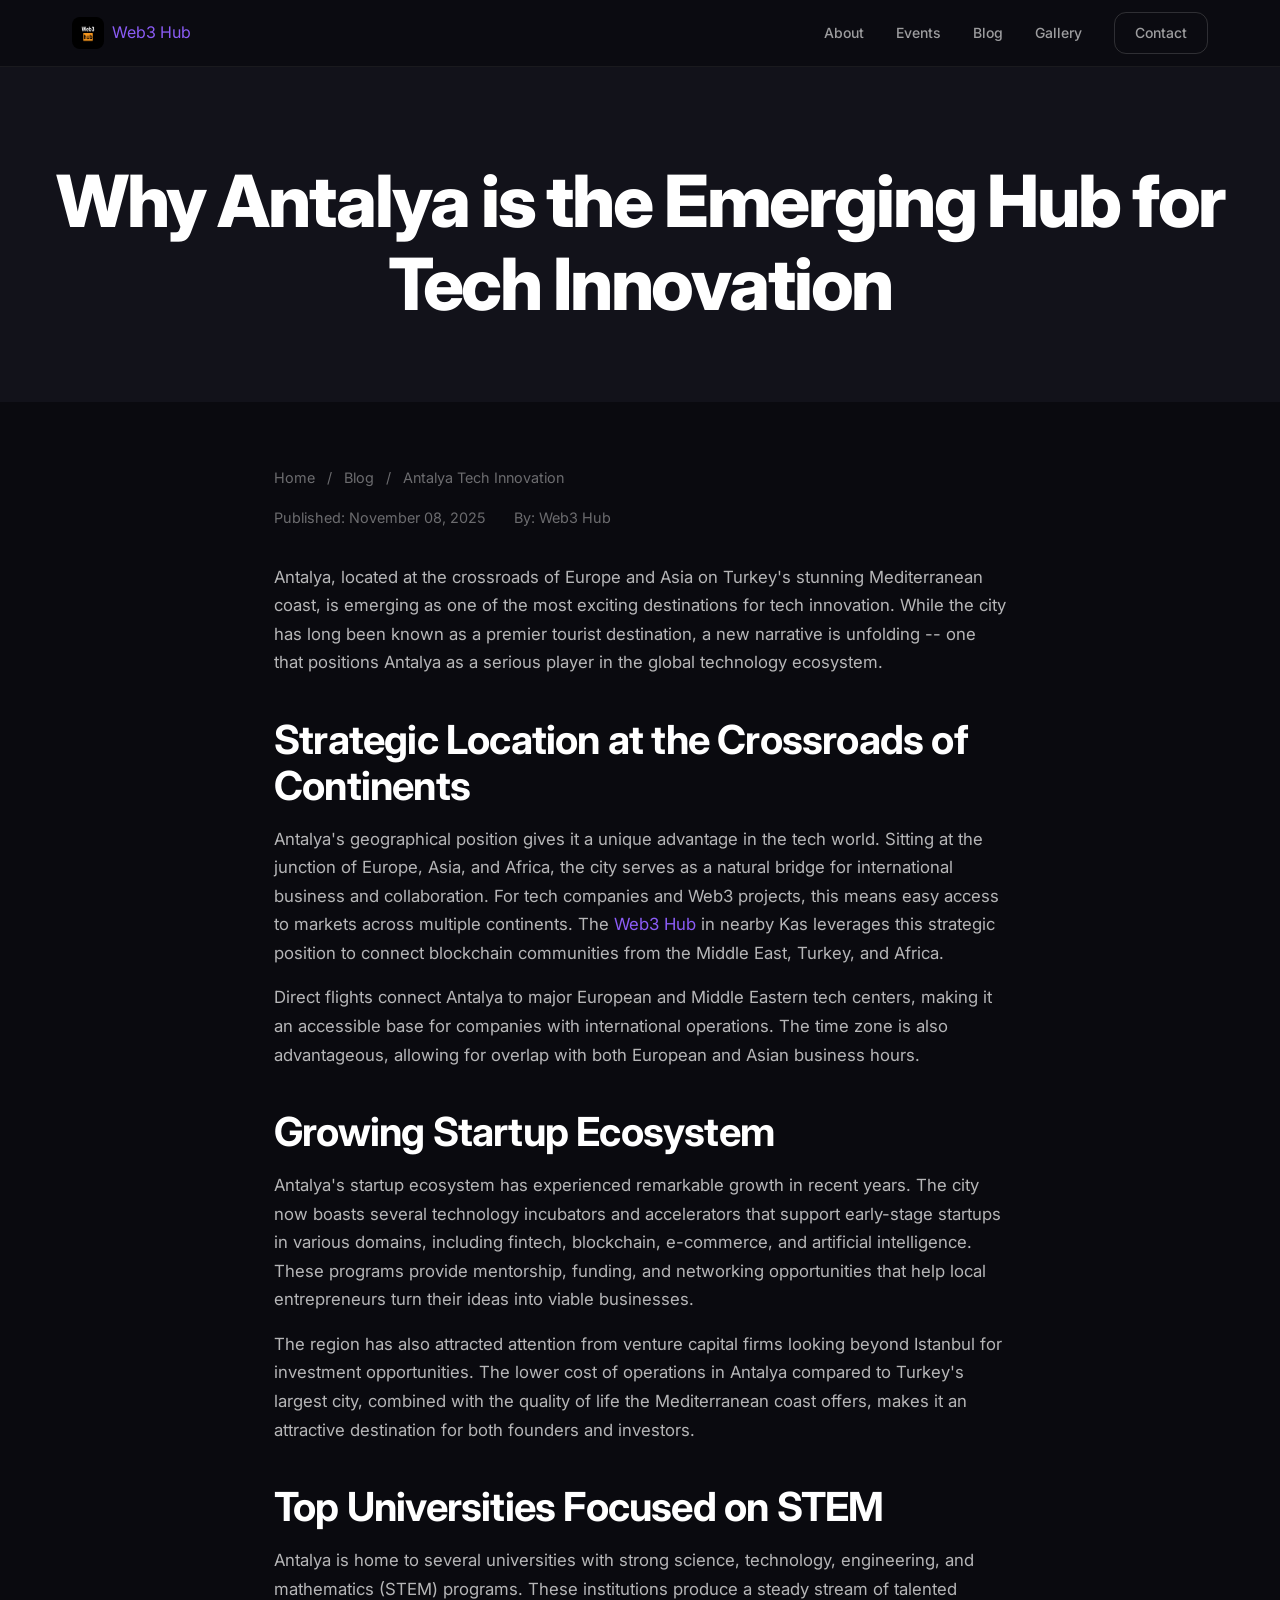
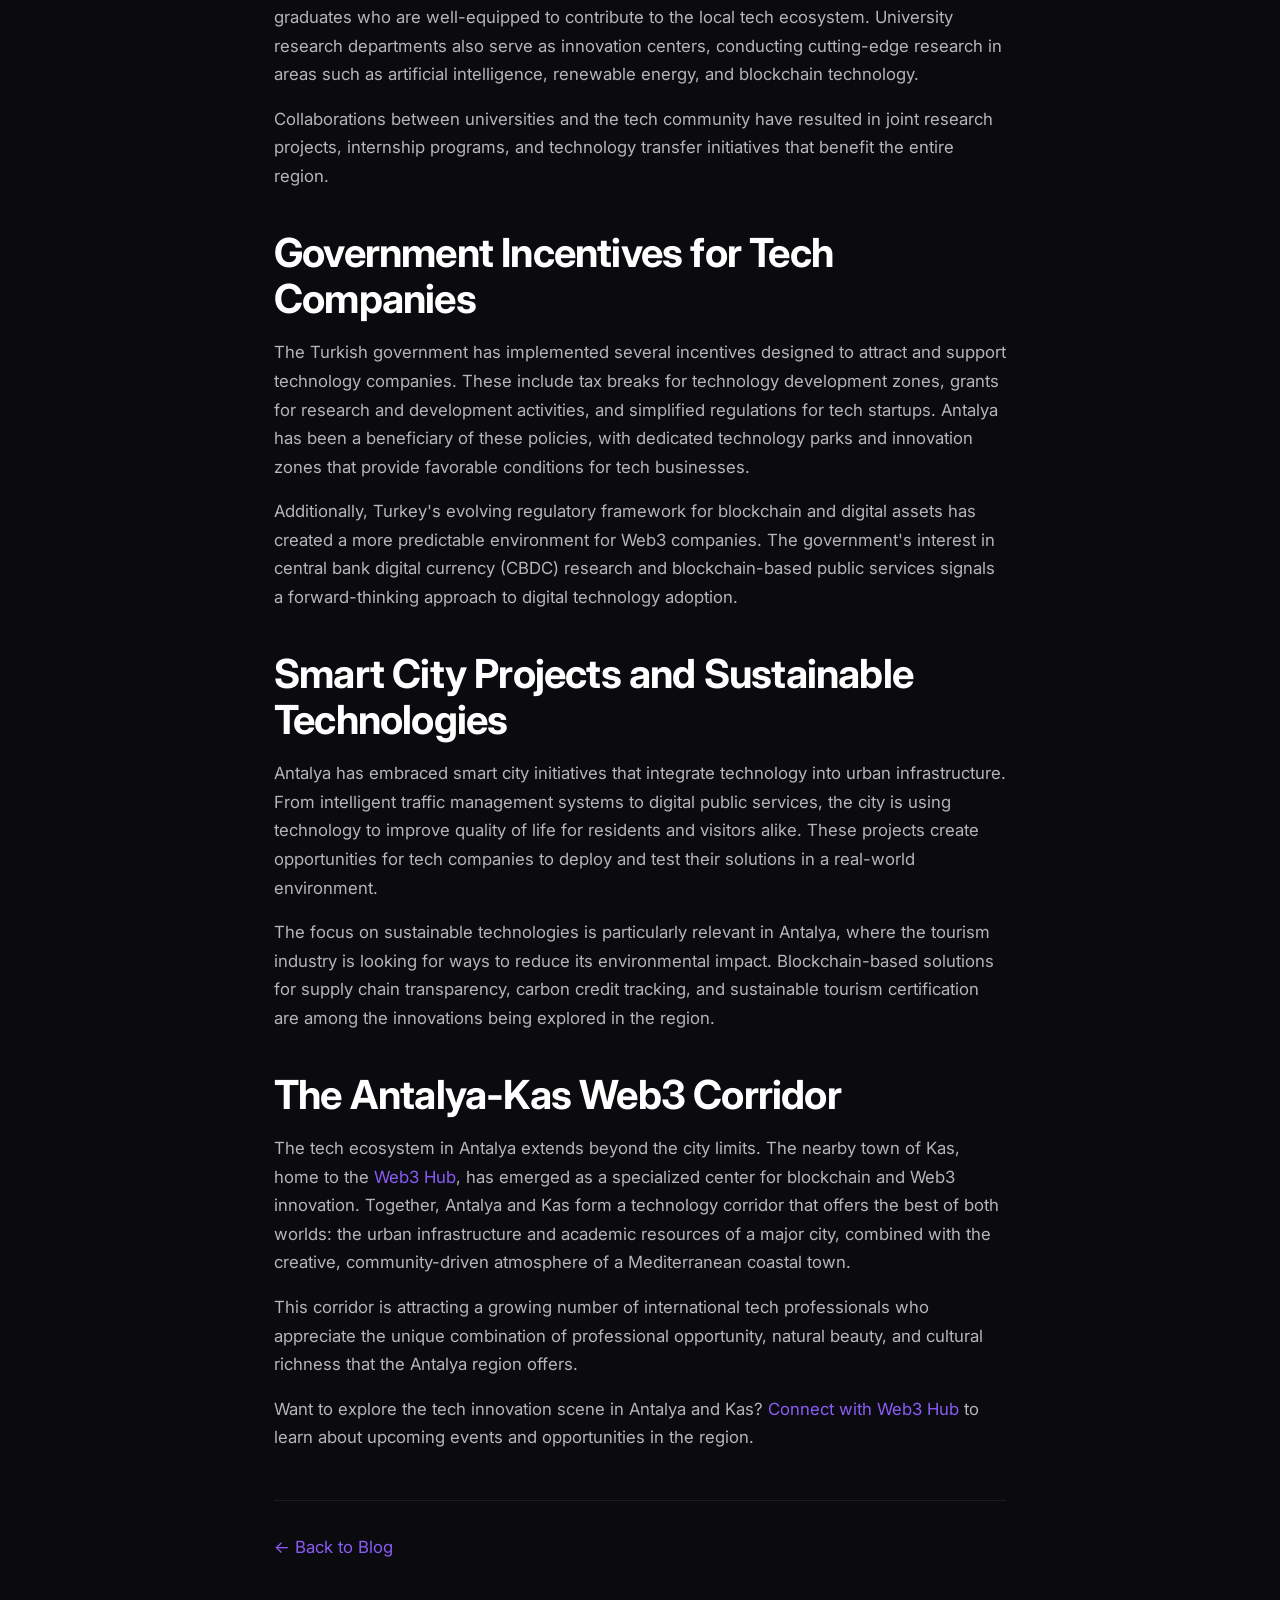
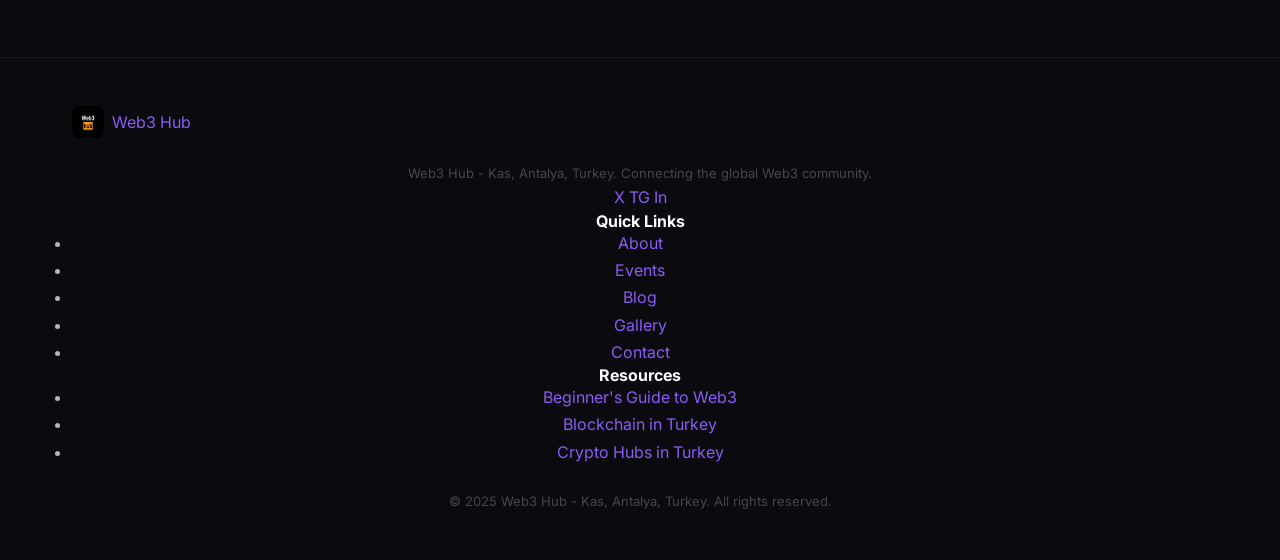
<file: blog/antalya-emerging-tech-hub.html>
<!DOCTYPE html>
<html lang="en">
<head>
  <meta charset="utf-8"/>
  <meta name="viewport" content="width=device-width, initial-scale=1.0"/>
  <title>Why Antalya is the Emerging Hub for Tech Innovation | Web3 Hub</title>
  <meta name="description" content="Explore why Antalya, Turkey is rapidly becoming a center for tech innovation. From startup incubators to smart city projects, discover Antalya's tech ecosystem."/>
  <meta name="keywords" content="Antalya tech hub, tech innovation Turkey, startup ecosystem Antalya, Web3 Hub Turkey, smart city Antalya, blockchain Antalya"/>
  <link rel="canonical" href="https://web3metahub.io/blog/antalya-emerging-tech-hub.html"/>
  <link rel="icon" href="../images/favicon.jpg"/>

  <meta property="og:title" content="Why Antalya is the Emerging Hub for Tech Innovation | Web3 Hub"/>
  <meta property="og:description" content="Explore why Antalya is becoming a center for tech innovation with startup incubators and smart city projects."/>
  <meta property="og:image" content="https://web3metahub.io/images/og-image.png"/>
  <meta property="og:url" content="https://web3metahub.io/blog/antalya-emerging-tech-hub.html"/>
  <meta property="og:type" content="article"/>
  <meta name="twitter:card" content="summary_large_image"/>
  <meta name="twitter:title" content="Why Antalya is the Emerging Hub for Tech Innovation | Web3 Hub"/>
  <meta name="twitter:description" content="Antalya's growing tech ecosystem and innovation landscape."/>
  <meta name="twitter:image" content="https://web3metahub.io/images/og-image.png"/>

  <link rel="preconnect" href="https://fonts.googleapis.com"/>
  <link rel="preconnect" href="https://fonts.gstatic.com" crossorigin/>
  <link href="https://fonts.googleapis.com/css2?family=Inter:wght@400;500;600;700;800&display=swap" rel="stylesheet"/>
  <link rel="stylesheet" href="../css/style.css"/>

  <script type="application/ld+json">
  {
    "@context": "https://schema.org",
    "@type": "Article",
    "headline": "Why Antalya is the Emerging Hub for Tech Innovation",
    "description": "Explore why Antalya, Turkey is rapidly becoming a center for tech innovation.",
    "author": {"@type": "Organization", "name": "Web3 Hub"},
    "publisher": {"@type": "Organization", "name": "Web3 Hub", "logo": {"@type": "ImageObject", "url": "https://web3metahub.io/images/logo.jpg"}},
    "datePublished": "2025-11-08",
    "dateModified": "2025-11-08",
    "mainEntityOfPage": "https://web3metahub.io/blog/antalya-emerging-tech-hub.html",
    "image": "https://web3metahub.io/images/block3.jpg"
  }
  </script>
</head>
<body>

  <header class="site-header" role="banner">
    <nav class="nav-container" role="navigation" aria-label="Main navigation">
      <a href="../index.html" class="nav-logo" aria-label="Web3 Hub homepage">
        <img src="../images/logo.jpg" alt="Web3 Hub logo" width="36" height="36"/>
        Web3 Hub
      </a>
      <button class="nav-toggle" aria-label="Toggle navigation menu" onclick="this.classList.toggle('open');document.getElementById('nav-links').classList.toggle('open');">
        <span></span><span></span><span></span>
      </button>
      <ul class="nav-links" id="nav-links">
        <li><a href="../about.html">About</a></li>
        <li><a href="../events.html">Events</a></li>
        <li><a href="../blog.html" class="active">Blog</a></li>
        <li><a href="../gallery.html">Gallery</a></li>
        <li><a href="../contact.html" class="btn btn-outline" style="padding:0.5rem 1.25rem;">Contact</a></li>
      </ul>
    </nav>
  </header>

  <main>
    <section class="hero-page" aria-label="Article hero">
      <h1>Why Antalya is the Emerging Hub for Tech Innovation</h1>
    </section>

    <article class="article-content">
      <div class="breadcrumb">
        <a href="../index.html">Home</a> <span>/</span> <a href="../blog.html">Blog</a> <span>/</span> Antalya Tech Innovation
      </div>
      <div class="article-meta">
        <span>Published: November 08, 2025</span>
        <span>By: Web3 Hub</span>
      </div>

      <p>Antalya, located at the crossroads of Europe and Asia on Turkey's stunning Mediterranean coast, is emerging as one of the most exciting destinations for tech innovation. While the city has long been known as a premier tourist destination, a new narrative is unfolding -- one that positions Antalya as a serious player in the global technology ecosystem.</p>

      <h2>Strategic Location at the Crossroads of Continents</h2>
      <p>Antalya's geographical position gives it a unique advantage in the tech world. Sitting at the junction of Europe, Asia, and Africa, the city serves as a natural bridge for international business and collaboration. For tech companies and Web3 projects, this means easy access to markets across multiple continents. The <a href="../index.html">Web3 Hub</a> in nearby Kas leverages this strategic position to connect blockchain communities from the Middle East, Turkey, and Africa.</p>
      <p>Direct flights connect Antalya to major European and Middle Eastern tech centers, making it an accessible base for companies with international operations. The time zone is also advantageous, allowing for overlap with both European and Asian business hours.</p>

      <h2>Growing Startup Ecosystem</h2>
      <p>Antalya's startup ecosystem has experienced remarkable growth in recent years. The city now boasts several technology incubators and accelerators that support early-stage startups in various domains, including fintech, blockchain, e-commerce, and artificial intelligence. These programs provide mentorship, funding, and networking opportunities that help local entrepreneurs turn their ideas into viable businesses.</p>
      <p>The region has also attracted attention from venture capital firms looking beyond Istanbul for investment opportunities. The lower cost of operations in Antalya compared to Turkey's largest city, combined with the quality of life the Mediterranean coast offers, makes it an attractive destination for both founders and investors.</p>

      <h2>Top Universities Focused on STEM</h2>
      <p>Antalya is home to several universities with strong science, technology, engineering, and mathematics (STEM) programs. These institutions produce a steady stream of talented graduates who are well-equipped to contribute to the local tech ecosystem. University research departments also serve as innovation centers, conducting cutting-edge research in areas such as artificial intelligence, renewable energy, and blockchain technology.</p>
      <p>Collaborations between universities and the tech community have resulted in joint research projects, internship programs, and technology transfer initiatives that benefit the entire region.</p>

      <h2>Government Incentives for Tech Companies</h2>
      <p>The Turkish government has implemented several incentives designed to attract and support technology companies. These include tax breaks for technology development zones, grants for research and development activities, and simplified regulations for tech startups. Antalya has been a beneficiary of these policies, with dedicated technology parks and innovation zones that provide favorable conditions for tech businesses.</p>
      <p>Additionally, Turkey's evolving regulatory framework for blockchain and digital assets has created a more predictable environment for Web3 companies. The government's interest in central bank digital currency (CBDC) research and blockchain-based public services signals a forward-thinking approach to digital technology adoption.</p>

      <h2>Smart City Projects and Sustainable Technologies</h2>
      <p>Antalya has embraced smart city initiatives that integrate technology into urban infrastructure. From intelligent traffic management systems to digital public services, the city is using technology to improve quality of life for residents and visitors alike. These projects create opportunities for tech companies to deploy and test their solutions in a real-world environment.</p>
      <p>The focus on sustainable technologies is particularly relevant in Antalya, where the tourism industry is looking for ways to reduce its environmental impact. Blockchain-based solutions for supply chain transparency, carbon credit tracking, and sustainable tourism certification are among the innovations being explored in the region.</p>

      <h2>The Antalya-Kas Web3 Corridor</h2>
      <p>The tech ecosystem in Antalya extends beyond the city limits. The nearby town of Kas, home to the <a href="../index.html">Web3 Hub</a>, has emerged as a specialized center for blockchain and Web3 innovation. Together, Antalya and Kas form a technology corridor that offers the best of both worlds: the urban infrastructure and academic resources of a major city, combined with the creative, community-driven atmosphere of a Mediterranean coastal town.</p>
      <p>This corridor is attracting a growing number of international tech professionals who appreciate the unique combination of professional opportunity, natural beauty, and cultural richness that the Antalya region offers.</p>

      <p>Want to explore the tech innovation scene in Antalya and Kas? <a href="../contact.html">Connect with Web3 Hub</a> to learn about upcoming events and opportunities in the region.</p>

      <div style="margin-top:3rem;padding-top:2rem;border-top:1px solid var(--border);">
        <p><a href="../blog.html">&larr; Back to Blog</a></p>
      </div>
    </article>
  </main>

  <footer class="site-footer" role="contentinfo">
    <div class="container">
      <div class="footer-grid">
        <div class="footer-brand">
          <a href="../index.html" class="nav-logo">
            <img src="../images/logo.jpg" alt="Web3 Hub logo" width="36" height="36"/>
            Web3 Hub
          </a>
          <p>Web3 Hub - Kas, Antalya, Turkey. Connecting the global Web3 community.</p>
          <div class="social-links">
            <a href="https://x.com/web3hubkas" aria-label="Twitter" target="_blank" rel="noopener">X</a>
            <a href="https://t.me/web3metahub" aria-label="Telegram" target="_blank" rel="noopener">TG</a>
            <a href="https://linkedin.com/company/web-3-hub-ka%C5%9F" aria-label="LinkedIn" target="_blank" rel="noopener">In</a>
          </div>
        </div>
        <div class="footer-links">
          <h4>Quick Links</h4>
          <ul>
            <li><a href="../about.html">About</a></li>
            <li><a href="../events.html">Events</a></li>
            <li><a href="../blog.html">Blog</a></li>
            <li><a href="../gallery.html">Gallery</a></li>
            <li><a href="../contact.html">Contact</a></li>
          </ul>
        </div>
        <div class="footer-links">
          <h4>Resources</h4>
          <ul>
            <li><a href="beginners-guide-web3.html">Beginner's Guide to Web3</a></li>
            <li><a href="blockchain-startups-turkey.html">Blockchain in Turkey</a></li>
            <li><a href="crypto-hubs-turkey-kas.html">Crypto Hubs in Turkey</a></li>
          </ul>
        </div>
      </div>
      <div class="footer-bottom">
        <p>&copy; 2025 Web3 Hub - Kas, Antalya, Turkey. All rights reserved.</p>
      </div>
    </div>
  </footer>

</body>
</html>
</file>
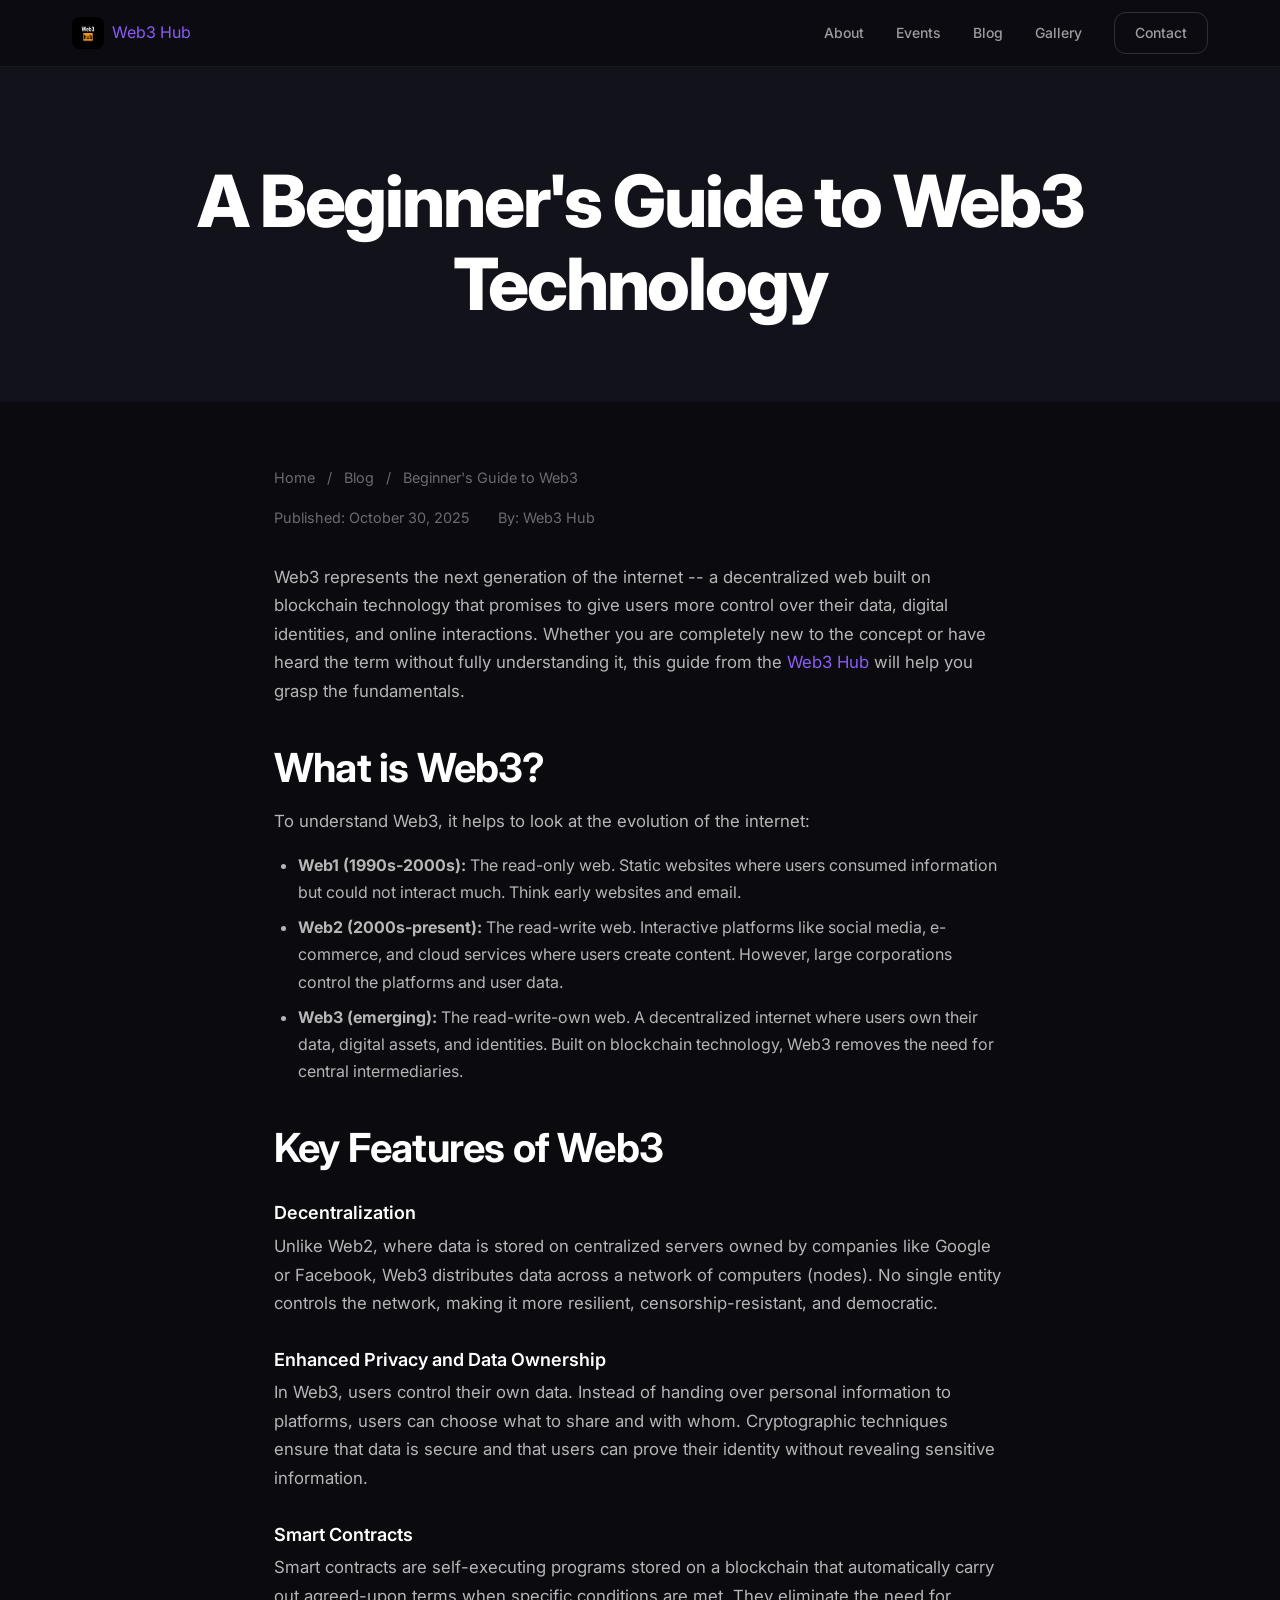
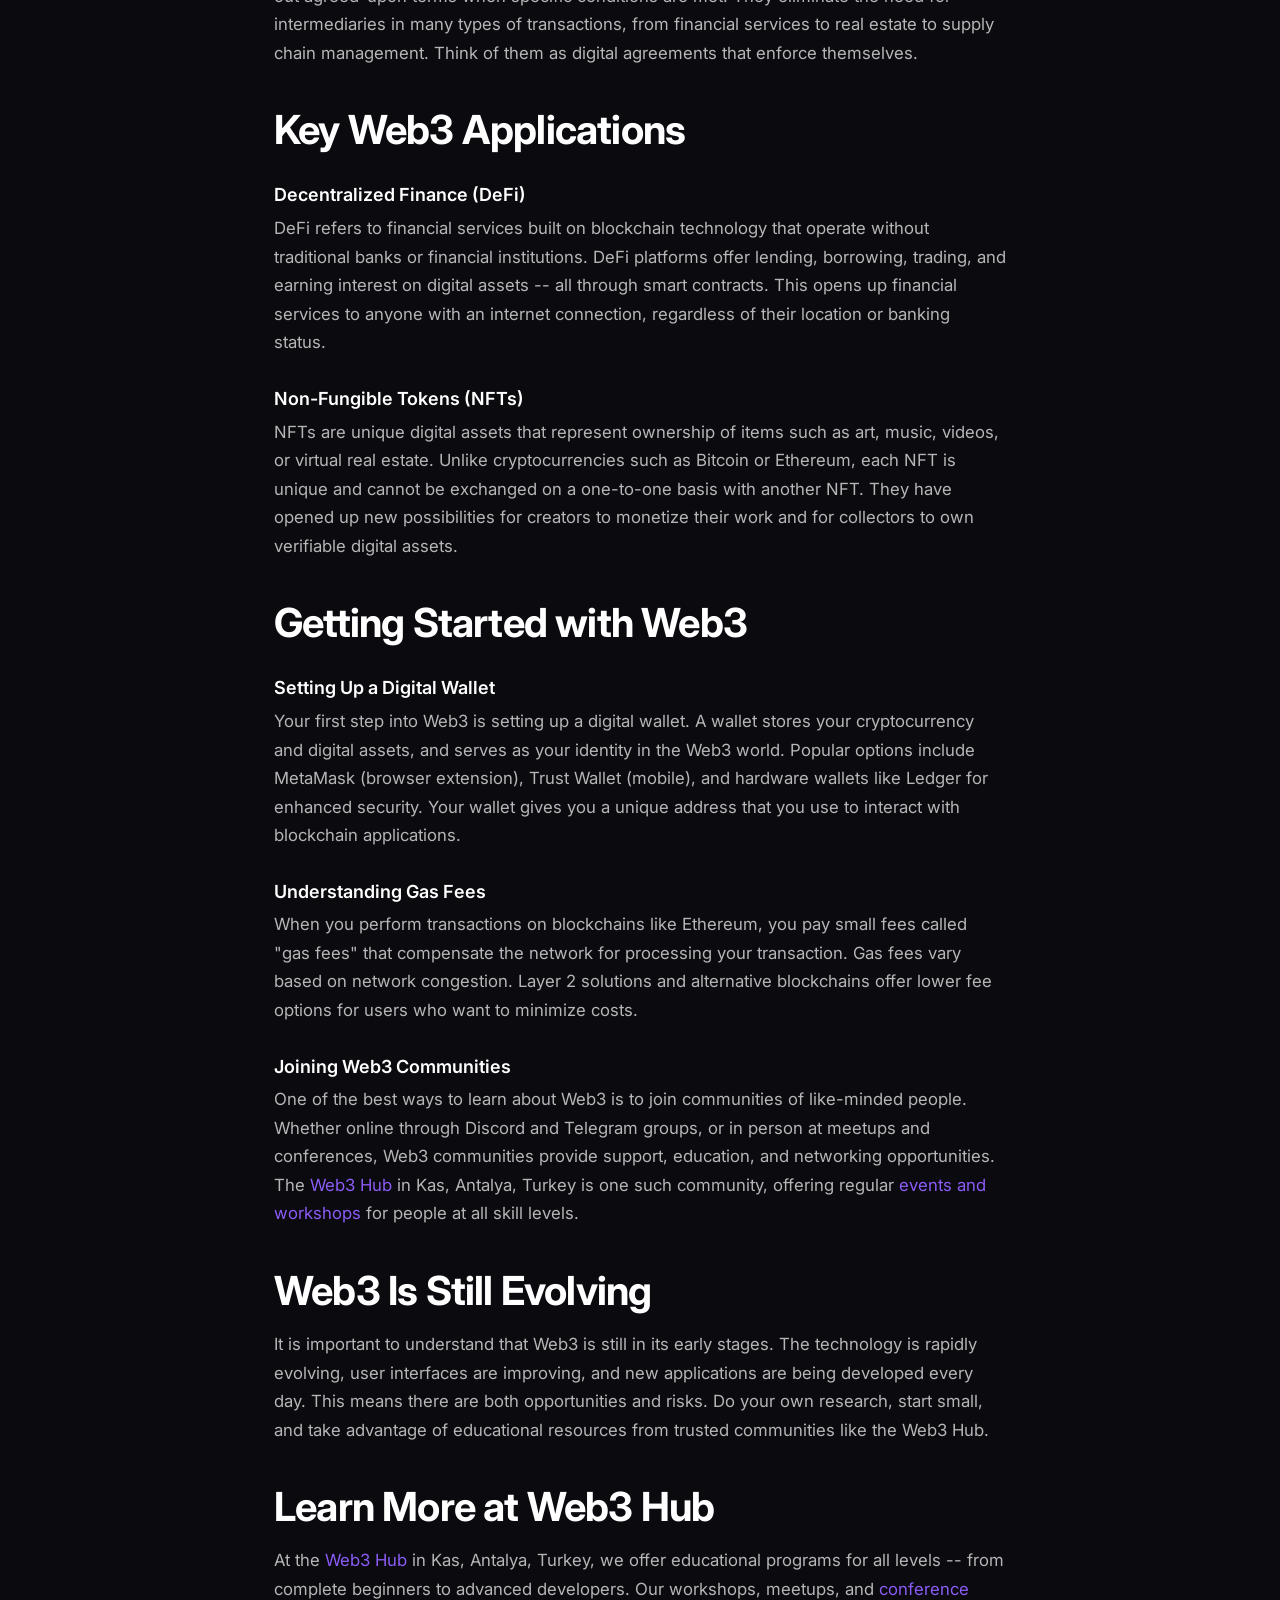
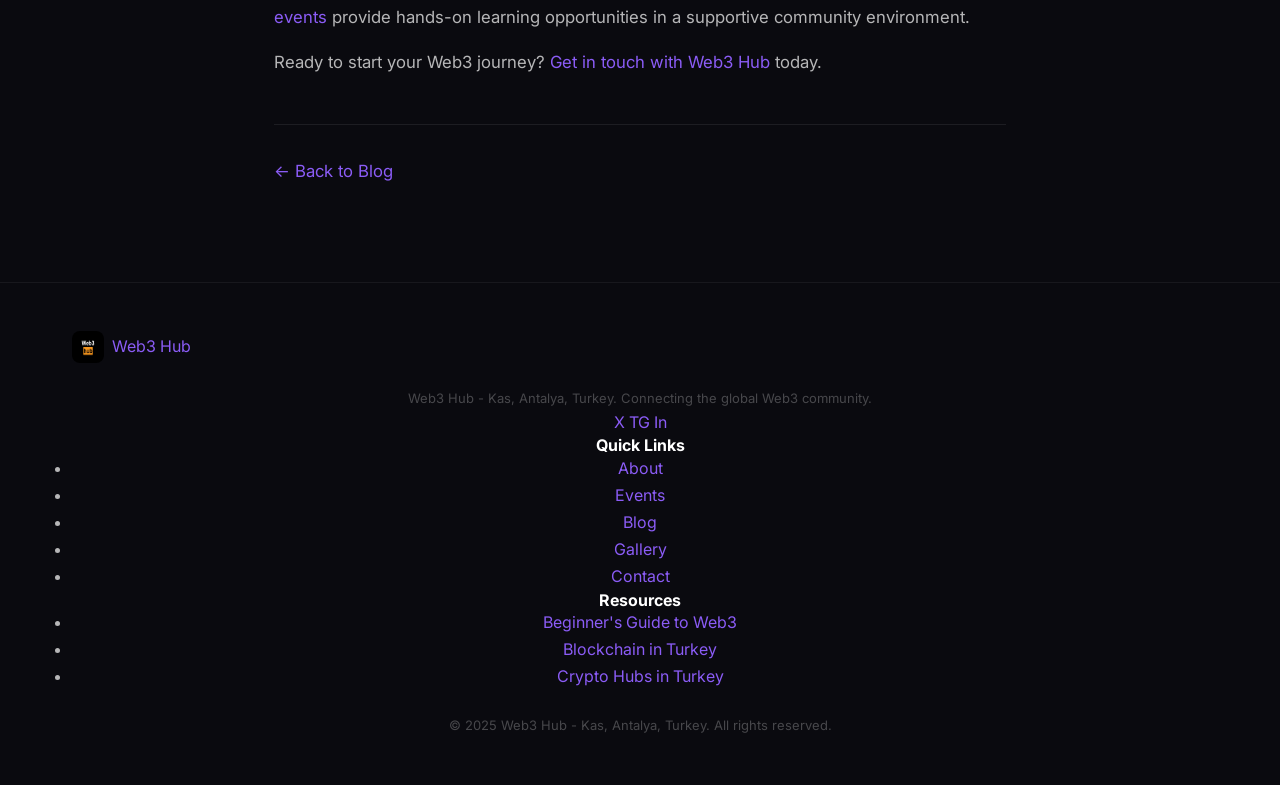
<file: blog/beginners-guide-web3.html>
<!DOCTYPE html>
<html lang="en">
<head>
  <meta charset="utf-8"/>
  <meta name="viewport" content="width=device-width, initial-scale=1.0"/>
  <title>A Beginner's Guide to Web3 Technology | Web3 Hub Kas, Antalya, Turkey</title>
  <meta name="description" content="New to Web3? This beginner's guide from Web3 Hub covers blockchain basics, decentralization, smart contracts, DeFi, NFTs, and how to get started in Web3."/>
  <meta name="keywords" content="Web3 guide, what is Web3, blockchain basics, DeFi explained, NFT guide, Web3 Hub education, decentralized web, smart contracts"/>
  <link rel="canonical" href="https://web3metahub.io/blog/beginners-guide-web3.html"/>
  <link rel="icon" href="../images/favicon.jpg"/>

  <meta property="og:title" content="A Beginner's Guide to Web3 Technology | Web3 Hub"/>
  <meta property="og:description" content="Everything you need to know about Web3, from blockchain basics to DeFi and NFTs."/>
  <meta property="og:image" content="https://web3metahub.io/images/og-image.png"/>
  <meta property="og:url" content="https://web3metahub.io/blog/beginners-guide-web3.html"/>
  <meta property="og:type" content="article"/>
  <meta name="twitter:card" content="summary_large_image"/>
  <meta name="twitter:title" content="A Beginner's Guide to Web3 Technology | Web3 Hub"/>
  <meta name="twitter:description" content="Everything you need to know about Web3 technology."/>
  <meta name="twitter:image" content="https://web3metahub.io/images/og-image.png"/>

  <link rel="preconnect" href="https://fonts.googleapis.com"/>
  <link rel="preconnect" href="https://fonts.gstatic.com" crossorigin/>
  <link href="https://fonts.googleapis.com/css2?family=Inter:wght@400;500;600;700;800&display=swap" rel="stylesheet"/>
  <link rel="stylesheet" href="../css/style.css"/>

  <script type="application/ld+json">
  {
    "@context": "https://schema.org",
    "@type": "Article",
    "headline": "A Beginner's Guide to Web3 Technology",
    "description": "A comprehensive beginner's guide to Web3 technology covering blockchain, DeFi, NFTs, and how to get started.",
    "author": {"@type": "Organization", "name": "Web3 Hub"},
    "publisher": {"@type": "Organization", "name": "Web3 Hub", "logo": {"@type": "ImageObject", "url": "https://web3metahub.io/images/logo.jpg"}},
    "datePublished": "2025-10-30",
    "dateModified": "2025-10-30",
    "mainEntityOfPage": "https://web3metahub.io/blog/beginners-guide-web3.html",
    "image": "https://web3metahub.io/images/block1.jpg"
  }
  </script>
</head>
<body>

  <header class="site-header" role="banner">
    <nav class="nav-container" role="navigation" aria-label="Main navigation">
      <a href="../index.html" class="nav-logo" aria-label="Web3 Hub homepage">
        <img src="../images/logo.jpg" alt="Web3 Hub logo" width="36" height="36"/>
        Web3 Hub
      </a>
      <button class="nav-toggle" aria-label="Toggle navigation menu" onclick="this.classList.toggle('open');document.getElementById('nav-links').classList.toggle('open');">
        <span></span><span></span><span></span>
      </button>
      <ul class="nav-links" id="nav-links">
        <li><a href="../about.html">About</a></li>
        <li><a href="../events.html">Events</a></li>
        <li><a href="../blog.html" class="active">Blog</a></li>
        <li><a href="../gallery.html">Gallery</a></li>
        <li><a href="../contact.html" class="btn btn-outline" style="padding:0.5rem 1.25rem;">Contact</a></li>
      </ul>
    </nav>
  </header>

  <main>
    <section class="hero-page" aria-label="Article hero">
      <h1>A Beginner's Guide to Web3 Technology</h1>
    </section>

    <article class="article-content">
      <div class="breadcrumb">
        <a href="../index.html">Home</a> <span>/</span> <a href="../blog.html">Blog</a> <span>/</span> Beginner's Guide to Web3
      </div>
      <div class="article-meta">
        <span>Published: October 30, 2025</span>
        <span>By: Web3 Hub</span>
      </div>

      <p>Web3 represents the next generation of the internet -- a decentralized web built on blockchain technology that promises to give users more control over their data, digital identities, and online interactions. Whether you are completely new to the concept or have heard the term without fully understanding it, this guide from the <a href="../index.html">Web3 Hub</a> will help you grasp the fundamentals.</p>

      <h2>What is Web3?</h2>
      <p>To understand Web3, it helps to look at the evolution of the internet:</p>
      <ul>
        <li><strong>Web1 (1990s-2000s):</strong> The read-only web. Static websites where users consumed information but could not interact much. Think early websites and email.</li>
        <li><strong>Web2 (2000s-present):</strong> The read-write web. Interactive platforms like social media, e-commerce, and cloud services where users create content. However, large corporations control the platforms and user data.</li>
        <li><strong>Web3 (emerging):</strong> The read-write-own web. A decentralized internet where users own their data, digital assets, and identities. Built on blockchain technology, Web3 removes the need for central intermediaries.</li>
      </ul>

      <h2>Key Features of Web3</h2>

      <h3>Decentralization</h3>
      <p>Unlike Web2, where data is stored on centralized servers owned by companies like Google or Facebook, Web3 distributes data across a network of computers (nodes). No single entity controls the network, making it more resilient, censorship-resistant, and democratic.</p>

      <h3>Enhanced Privacy and Data Ownership</h3>
      <p>In Web3, users control their own data. Instead of handing over personal information to platforms, users can choose what to share and with whom. Cryptographic techniques ensure that data is secure and that users can prove their identity without revealing sensitive information.</p>

      <h3>Smart Contracts</h3>
      <p>Smart contracts are self-executing programs stored on a blockchain that automatically carry out agreed-upon terms when specific conditions are met. They eliminate the need for intermediaries in many types of transactions, from financial services to real estate to supply chain management. Think of them as digital agreements that enforce themselves.</p>

      <h2>Key Web3 Applications</h2>

      <h3>Decentralized Finance (DeFi)</h3>
      <p>DeFi refers to financial services built on blockchain technology that operate without traditional banks or financial institutions. DeFi platforms offer lending, borrowing, trading, and earning interest on digital assets -- all through smart contracts. This opens up financial services to anyone with an internet connection, regardless of their location or banking status.</p>

      <h3>Non-Fungible Tokens (NFTs)</h3>
      <p>NFTs are unique digital assets that represent ownership of items such as art, music, videos, or virtual real estate. Unlike cryptocurrencies such as Bitcoin or Ethereum, each NFT is unique and cannot be exchanged on a one-to-one basis with another NFT. They have opened up new possibilities for creators to monetize their work and for collectors to own verifiable digital assets.</p>

      <h2>Getting Started with Web3</h2>

      <h3>Setting Up a Digital Wallet</h3>
      <p>Your first step into Web3 is setting up a digital wallet. A wallet stores your cryptocurrency and digital assets, and serves as your identity in the Web3 world. Popular options include MetaMask (browser extension), Trust Wallet (mobile), and hardware wallets like Ledger for enhanced security. Your wallet gives you a unique address that you use to interact with blockchain applications.</p>

      <h3>Understanding Gas Fees</h3>
      <p>When you perform transactions on blockchains like Ethereum, you pay small fees called "gas fees" that compensate the network for processing your transaction. Gas fees vary based on network congestion. Layer 2 solutions and alternative blockchains offer lower fee options for users who want to minimize costs.</p>

      <h3>Joining Web3 Communities</h3>
      <p>One of the best ways to learn about Web3 is to join communities of like-minded people. Whether online through Discord and Telegram groups, or in person at meetups and conferences, Web3 communities provide support, education, and networking opportunities. The <a href="../index.html">Web3 Hub</a> in Kas, Antalya, Turkey is one such community, offering regular <a href="../events.html">events and workshops</a> for people at all skill levels.</p>

      <h2>Web3 Is Still Evolving</h2>
      <p>It is important to understand that Web3 is still in its early stages. The technology is rapidly evolving, user interfaces are improving, and new applications are being developed every day. This means there are both opportunities and risks. Do your own research, start small, and take advantage of educational resources from trusted communities like the Web3 Hub.</p>

      <h2>Learn More at Web3 Hub</h2>
      <p>At the <a href="../index.html">Web3 Hub</a> in Kas, Antalya, Turkey, we offer educational programs for all levels -- from complete beginners to advanced developers. Our workshops, meetups, and <a href="../events.html">conference events</a> provide hands-on learning opportunities in a supportive community environment.</p>

      <p>Ready to start your Web3 journey? <a href="../contact.html">Get in touch with Web3 Hub</a> today.</p>

      <div style="margin-top:3rem;padding-top:2rem;border-top:1px solid var(--border);">
        <p><a href="../blog.html">&larr; Back to Blog</a></p>
      </div>
    </article>
  </main>

  <footer class="site-footer" role="contentinfo">
    <div class="container">
      <div class="footer-grid">
        <div class="footer-brand">
          <a href="../index.html" class="nav-logo">
            <img src="../images/logo.jpg" alt="Web3 Hub logo" width="36" height="36"/>
            Web3 Hub
          </a>
          <p>Web3 Hub - Kas, Antalya, Turkey. Connecting the global Web3 community.</p>
          <div class="social-links">
            <a href="https://x.com/web3hubkas" aria-label="Twitter" target="_blank" rel="noopener">X</a>
            <a href="https://t.me/web3metahub" aria-label="Telegram" target="_blank" rel="noopener">TG</a>
            <a href="https://linkedin.com/company/web-3-hub-ka%C5%9F" aria-label="LinkedIn" target="_blank" rel="noopener">In</a>
          </div>
        </div>
        <div class="footer-links">
          <h4>Quick Links</h4>
          <ul>
            <li><a href="../about.html">About</a></li>
            <li><a href="../events.html">Events</a></li>
            <li><a href="../blog.html">Blog</a></li>
            <li><a href="../gallery.html">Gallery</a></li>
            <li><a href="../contact.html">Contact</a></li>
          </ul>
        </div>
        <div class="footer-links">
          <h4>Resources</h4>
          <ul>
            <li><a href="beginners-guide-web3.html">Beginner's Guide to Web3</a></li>
            <li><a href="blockchain-startups-turkey.html">Blockchain in Turkey</a></li>
            <li><a href="crypto-hubs-turkey-kas.html">Crypto Hubs in Turkey</a></li>
          </ul>
        </div>
      </div>
      <div class="footer-bottom">
        <p>&copy; 2025 Web3 Hub - Kas, Antalya, Turkey. All rights reserved.</p>
      </div>
    </div>
  </footer>

</body>
</html>
</file>
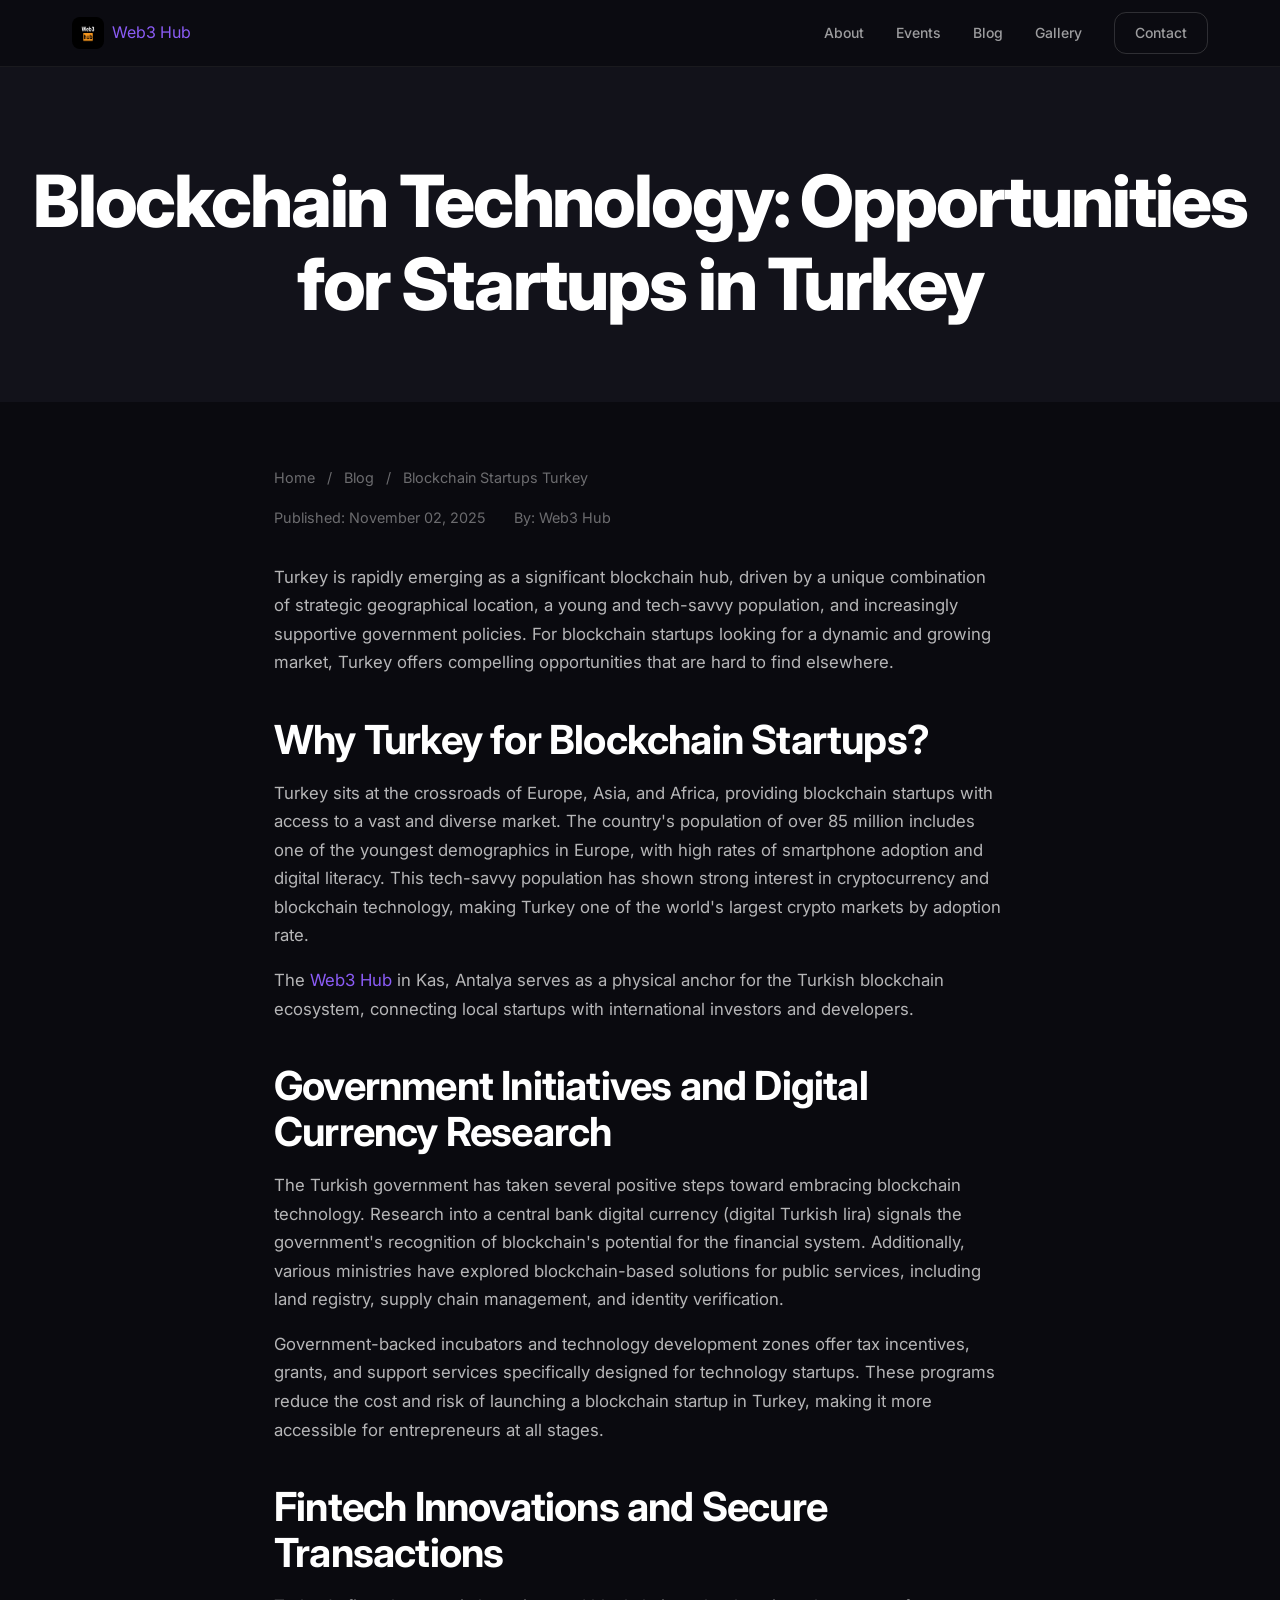
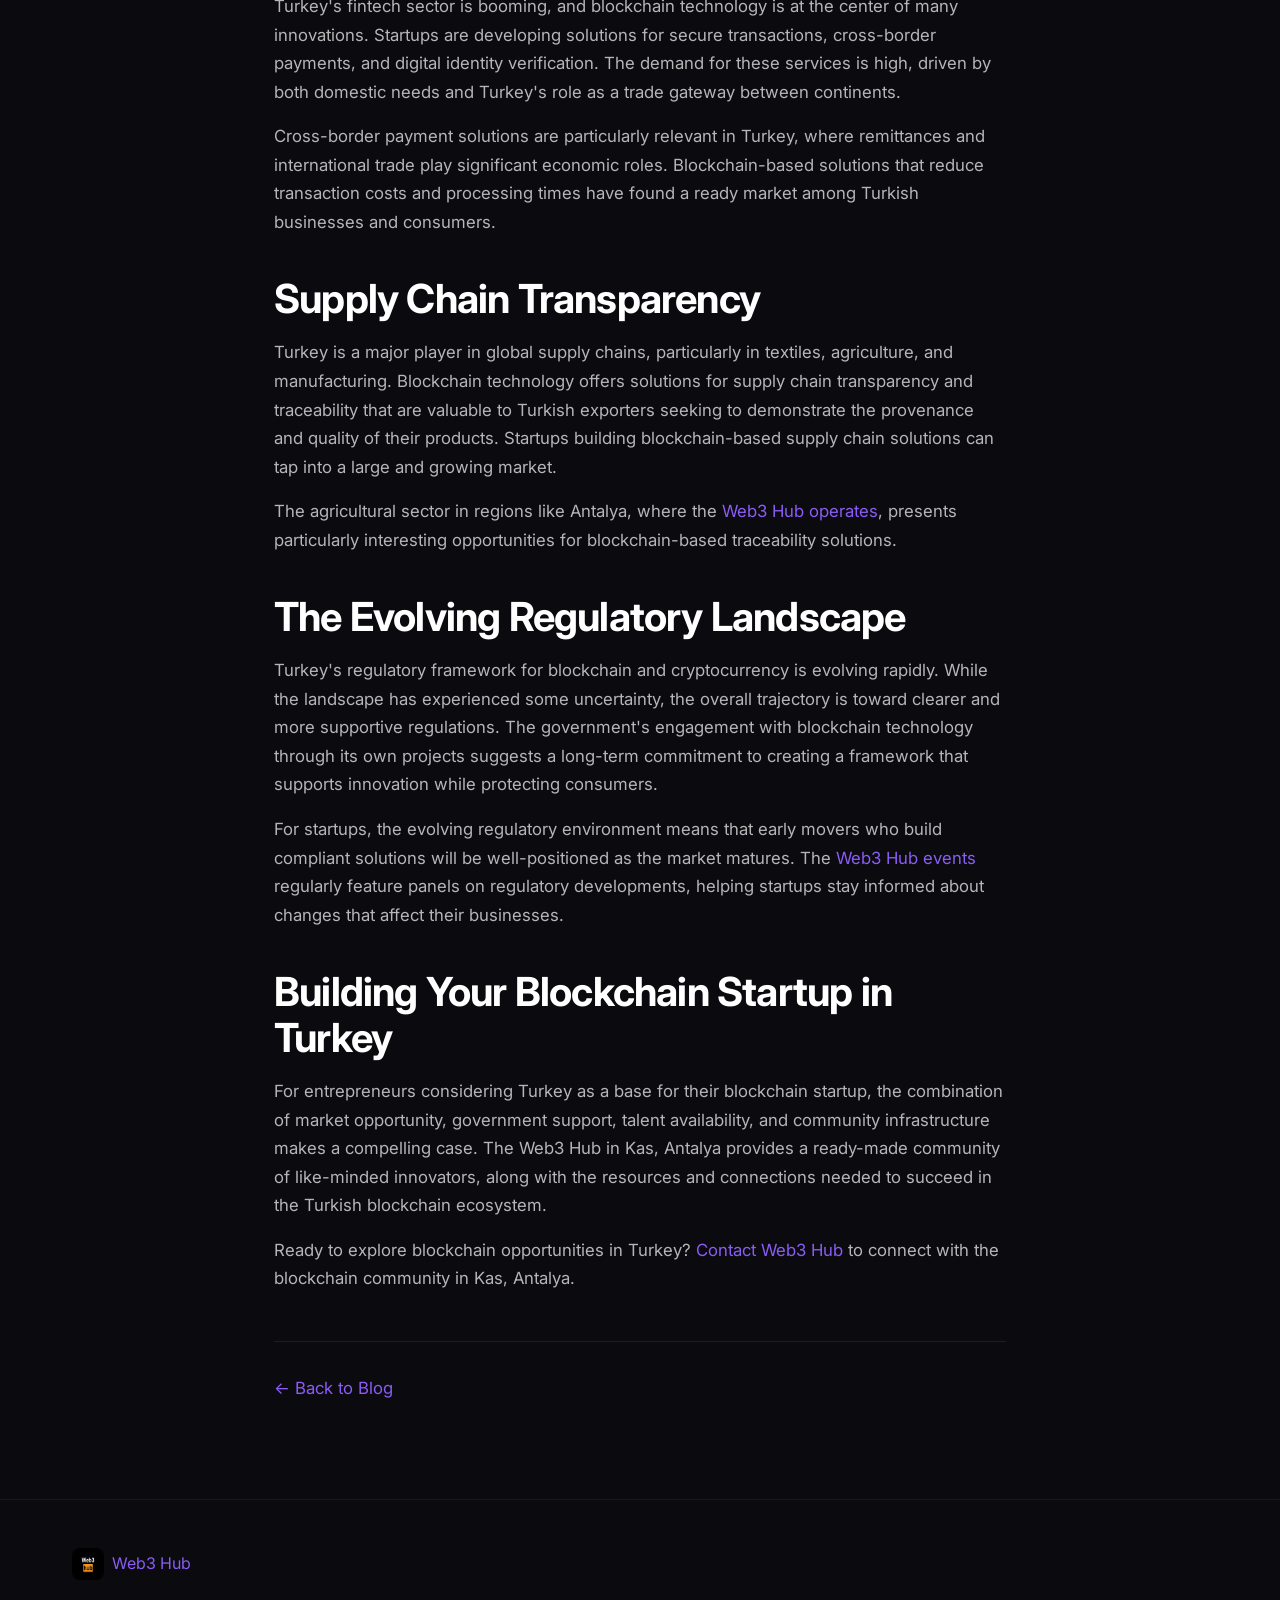
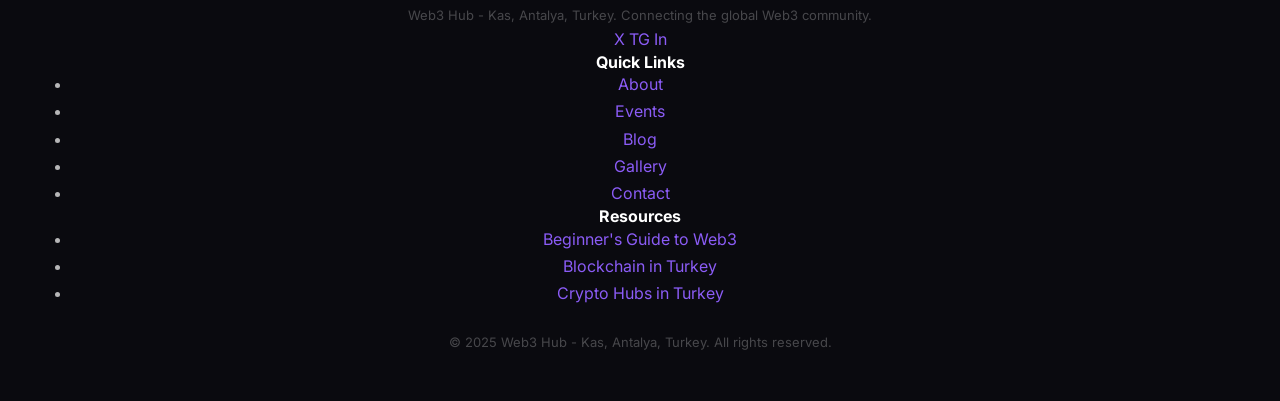
<file: blog/blockchain-startups-turkey.html>
<!DOCTYPE html>
<html lang="en">
<head>
  <meta charset="utf-8"/>
  <meta name="viewport" content="width=device-width, initial-scale=1.0"/>
  <title>Blockchain Technology: Opportunities for Startups in Turkey | Web3 Hub</title>
  <meta name="description" content="Turkey is emerging as a blockchain hub for startups. Discover government initiatives, fintech innovations, and opportunities for blockchain entrepreneurs in Turkey."/>
  <meta name="keywords" content="blockchain startups Turkey, crypto startups Turkey, Web3 Hub Turkey, blockchain opportunities, fintech Turkey, Web3 Kas Antalya"/>
  <link rel="canonical" href="https://web3metahub.io/blog/blockchain-startups-turkey.html"/>
  <link rel="icon" href="../images/favicon.jpg"/>

  <meta property="og:title" content="Blockchain Opportunities for Startups in Turkey | Web3 Hub"/>
  <meta property="og:description" content="Turkey is emerging as a blockchain hub for startups. Government initiatives, fintech innovations, and more."/>
  <meta property="og:image" content="https://web3metahub.io/images/og-image.png"/>
  <meta property="og:url" content="https://web3metahub.io/blog/blockchain-startups-turkey.html"/>
  <meta property="og:type" content="article"/>
  <meta name="twitter:card" content="summary_large_image"/>
  <meta name="twitter:title" content="Blockchain Opportunities for Startups in Turkey | Web3 Hub"/>
  <meta name="twitter:description" content="Turkey's blockchain startup ecosystem and opportunities."/>
  <meta name="twitter:image" content="https://web3metahub.io/images/og-image.png"/>

  <link rel="preconnect" href="https://fonts.googleapis.com"/>
  <link rel="preconnect" href="https://fonts.gstatic.com" crossorigin/>
  <link href="https://fonts.googleapis.com/css2?family=Inter:wght@400;500;600;700;800&display=swap" rel="stylesheet"/>
  <link rel="stylesheet" href="../css/style.css"/>

  <script type="application/ld+json">
  {
    "@context": "https://schema.org",
    "@type": "Article",
    "headline": "Blockchain Technology: Opportunities for Startups in Turkey",
    "description": "Turkey is emerging as a blockchain hub for startups due to strategic location, tech-savvy population, and government support.",
    "author": {"@type": "Organization", "name": "Web3 Hub"},
    "publisher": {"@type": "Organization", "name": "Web3 Hub", "logo": {"@type": "ImageObject", "url": "https://web3metahub.io/images/logo.jpg"}},
    "datePublished": "2025-11-02",
    "dateModified": "2025-11-02",
    "mainEntityOfPage": "https://web3metahub.io/blog/blockchain-startups-turkey.html",
    "image": "https://web3metahub.io/images/block2.jpg"
  }
  </script>
</head>
<body>

  <header class="site-header" role="banner">
    <nav class="nav-container" role="navigation" aria-label="Main navigation">
      <a href="../index.html" class="nav-logo" aria-label="Web3 Hub homepage">
        <img src="../images/logo.jpg" alt="Web3 Hub logo" width="36" height="36"/>
        Web3 Hub
      </a>
      <button class="nav-toggle" aria-label="Toggle navigation menu" onclick="this.classList.toggle('open');document.getElementById('nav-links').classList.toggle('open');">
        <span></span><span></span><span></span>
      </button>
      <ul class="nav-links" id="nav-links">
        <li><a href="../about.html">About</a></li>
        <li><a href="../events.html">Events</a></li>
        <li><a href="../blog.html" class="active">Blog</a></li>
        <li><a href="../gallery.html">Gallery</a></li>
        <li><a href="../contact.html" class="btn btn-outline" style="padding:0.5rem 1.25rem;">Contact</a></li>
      </ul>
    </nav>
  </header>

  <main>
    <section class="hero-page" aria-label="Article hero">
      <h1>Blockchain Technology: Opportunities for Startups in Turkey</h1>
    </section>

    <article class="article-content">
      <div class="breadcrumb">
        <a href="../index.html">Home</a> <span>/</span> <a href="../blog.html">Blog</a> <span>/</span> Blockchain Startups Turkey
      </div>
      <div class="article-meta">
        <span>Published: November 02, 2025</span>
        <span>By: Web3 Hub</span>
      </div>

      <p>Turkey is rapidly emerging as a significant blockchain hub, driven by a unique combination of strategic geographical location, a young and tech-savvy population, and increasingly supportive government policies. For blockchain startups looking for a dynamic and growing market, Turkey offers compelling opportunities that are hard to find elsewhere.</p>

      <h2>Why Turkey for Blockchain Startups?</h2>
      <p>Turkey sits at the crossroads of Europe, Asia, and Africa, providing blockchain startups with access to a vast and diverse market. The country's population of over 85 million includes one of the youngest demographics in Europe, with high rates of smartphone adoption and digital literacy. This tech-savvy population has shown strong interest in cryptocurrency and blockchain technology, making Turkey one of the world's largest crypto markets by adoption rate.</p>
      <p>The <a href="../index.html">Web3 Hub</a> in Kas, Antalya serves as a physical anchor for the Turkish blockchain ecosystem, connecting local startups with international investors and developers.</p>

      <h2>Government Initiatives and Digital Currency Research</h2>
      <p>The Turkish government has taken several positive steps toward embracing blockchain technology. Research into a central bank digital currency (digital Turkish lira) signals the government's recognition of blockchain's potential for the financial system. Additionally, various ministries have explored blockchain-based solutions for public services, including land registry, supply chain management, and identity verification.</p>
      <p>Government-backed incubators and technology development zones offer tax incentives, grants, and support services specifically designed for technology startups. These programs reduce the cost and risk of launching a blockchain startup in Turkey, making it more accessible for entrepreneurs at all stages.</p>

      <h2>Fintech Innovations and Secure Transactions</h2>
      <p>Turkey's fintech sector is booming, and blockchain technology is at the center of many innovations. Startups are developing solutions for secure transactions, cross-border payments, and digital identity verification. The demand for these services is high, driven by both domestic needs and Turkey's role as a trade gateway between continents.</p>
      <p>Cross-border payment solutions are particularly relevant in Turkey, where remittances and international trade play significant economic roles. Blockchain-based solutions that reduce transaction costs and processing times have found a ready market among Turkish businesses and consumers.</p>

      <h2>Supply Chain Transparency</h2>
      <p>Turkey is a major player in global supply chains, particularly in textiles, agriculture, and manufacturing. Blockchain technology offers solutions for supply chain transparency and traceability that are valuable to Turkish exporters seeking to demonstrate the provenance and quality of their products. Startups building blockchain-based supply chain solutions can tap into a large and growing market.</p>
      <p>The agricultural sector in regions like Antalya, where the <a href="kas-blockchain-innovation.html">Web3 Hub operates</a>, presents particularly interesting opportunities for blockchain-based traceability solutions.</p>

      <h2>The Evolving Regulatory Landscape</h2>
      <p>Turkey's regulatory framework for blockchain and cryptocurrency is evolving rapidly. While the landscape has experienced some uncertainty, the overall trajectory is toward clearer and more supportive regulations. The government's engagement with blockchain technology through its own projects suggests a long-term commitment to creating a framework that supports innovation while protecting consumers.</p>
      <p>For startups, the evolving regulatory environment means that early movers who build compliant solutions will be well-positioned as the market matures. The <a href="../events.html">Web3 Hub events</a> regularly feature panels on regulatory developments, helping startups stay informed about changes that affect their businesses.</p>

      <h2>Building Your Blockchain Startup in Turkey</h2>
      <p>For entrepreneurs considering Turkey as a base for their blockchain startup, the combination of market opportunity, government support, talent availability, and community infrastructure makes a compelling case. The Web3 Hub in Kas, Antalya provides a ready-made community of like-minded innovators, along with the resources and connections needed to succeed in the Turkish blockchain ecosystem.</p>

      <p>Ready to explore blockchain opportunities in Turkey? <a href="../contact.html">Contact Web3 Hub</a> to connect with the blockchain community in Kas, Antalya.</p>

      <div style="margin-top:3rem;padding-top:2rem;border-top:1px solid var(--border);">
        <p><a href="../blog.html">&larr; Back to Blog</a></p>
      </div>
    </article>
  </main>

  <footer class="site-footer" role="contentinfo">
    <div class="container">
      <div class="footer-grid">
        <div class="footer-brand">
          <a href="../index.html" class="nav-logo">
            <img src="../images/logo.jpg" alt="Web3 Hub logo" width="36" height="36"/>
            Web3 Hub
          </a>
          <p>Web3 Hub - Kas, Antalya, Turkey. Connecting the global Web3 community.</p>
          <div class="social-links">
            <a href="https://x.com/web3hubkas" aria-label="Twitter" target="_blank" rel="noopener">X</a>
            <a href="https://t.me/web3metahub" aria-label="Telegram" target="_blank" rel="noopener">TG</a>
            <a href="https://linkedin.com/company/web-3-hub-ka%C5%9F" aria-label="LinkedIn" target="_blank" rel="noopener">In</a>
          </div>
        </div>
        <div class="footer-links">
          <h4>Quick Links</h4>
          <ul>
            <li><a href="../about.html">About</a></li>
            <li><a href="../events.html">Events</a></li>
            <li><a href="../blog.html">Blog</a></li>
            <li><a href="../gallery.html">Gallery</a></li>
            <li><a href="../contact.html">Contact</a></li>
          </ul>
        </div>
        <div class="footer-links">
          <h4>Resources</h4>
          <ul>
            <li><a href="beginners-guide-web3.html">Beginner's Guide to Web3</a></li>
            <li><a href="blockchain-startups-turkey.html">Blockchain in Turkey</a></li>
            <li><a href="crypto-hubs-turkey-kas.html">Crypto Hubs in Turkey</a></li>
          </ul>
        </div>
      </div>
      <div class="footer-bottom">
        <p>&copy; 2025 Web3 Hub - Kas, Antalya, Turkey. All rights reserved.</p>
      </div>
    </div>
  </footer>

</body>
</html>
</file>
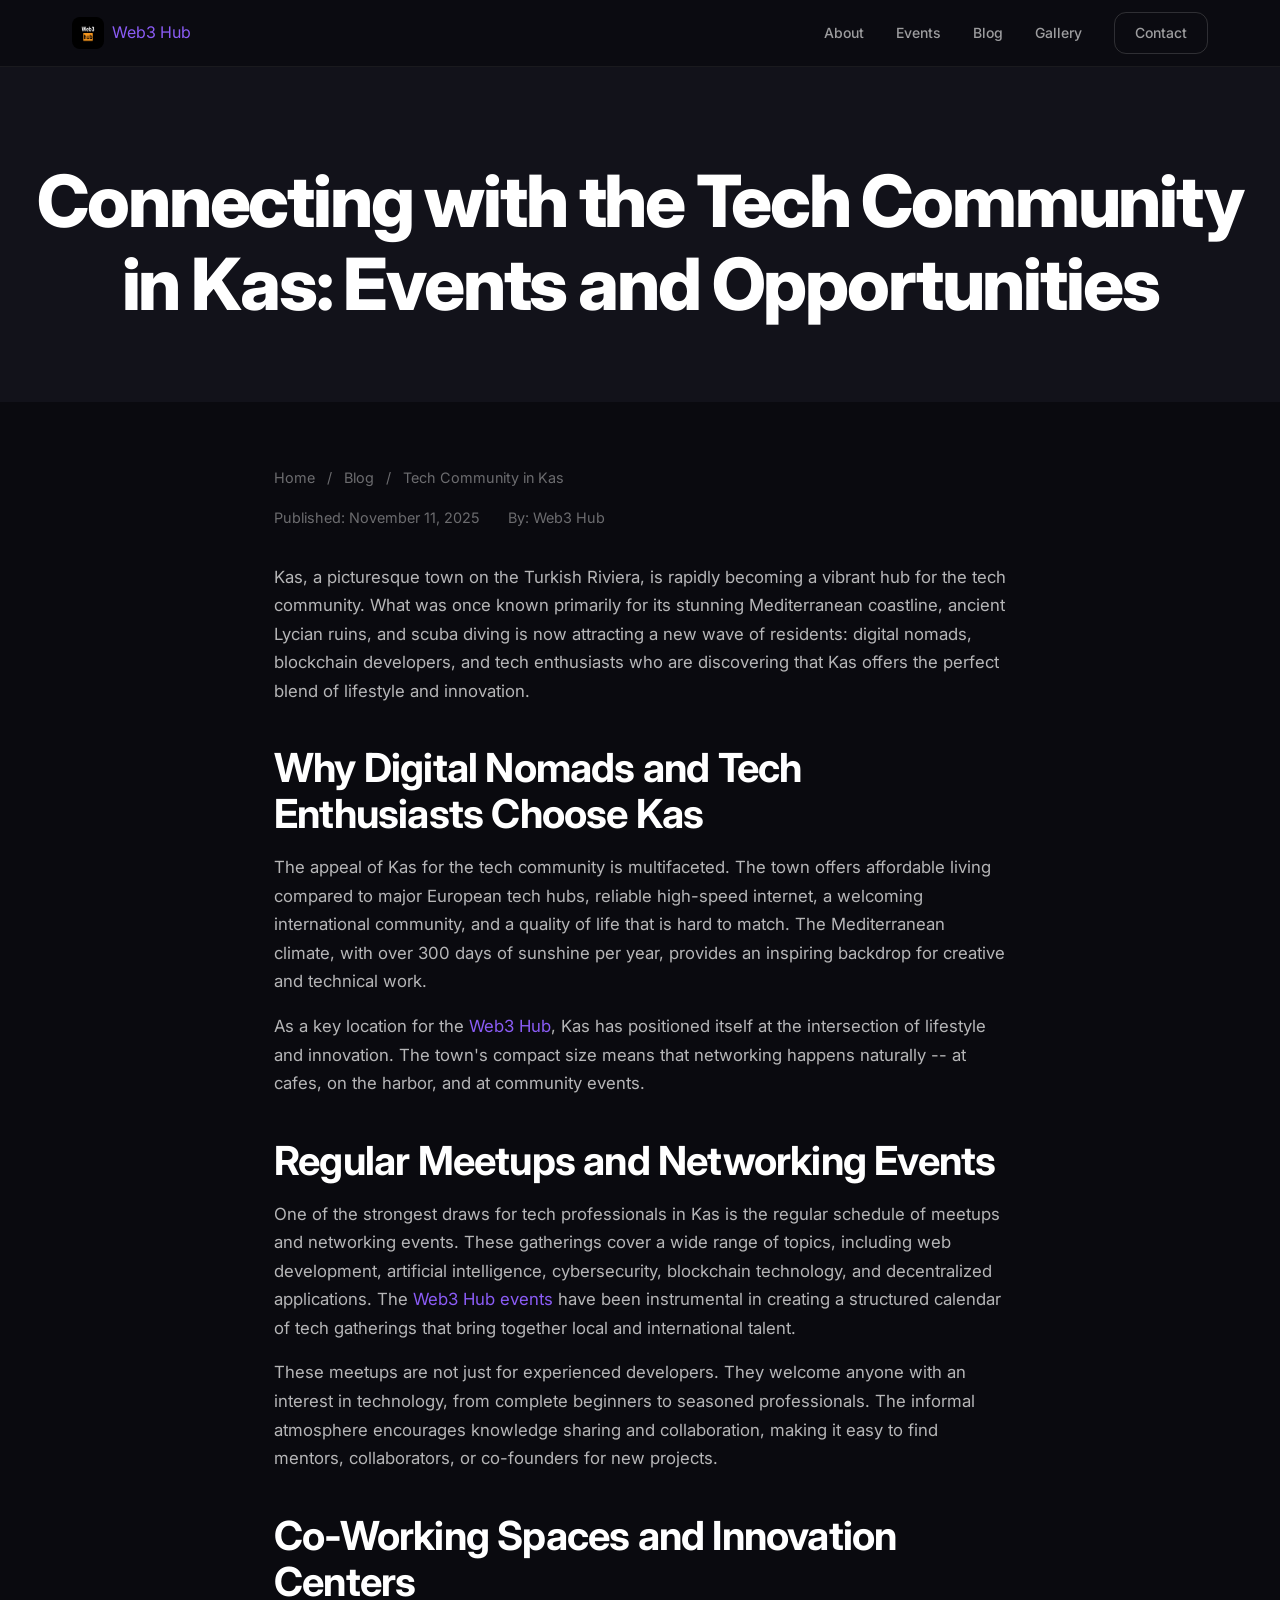
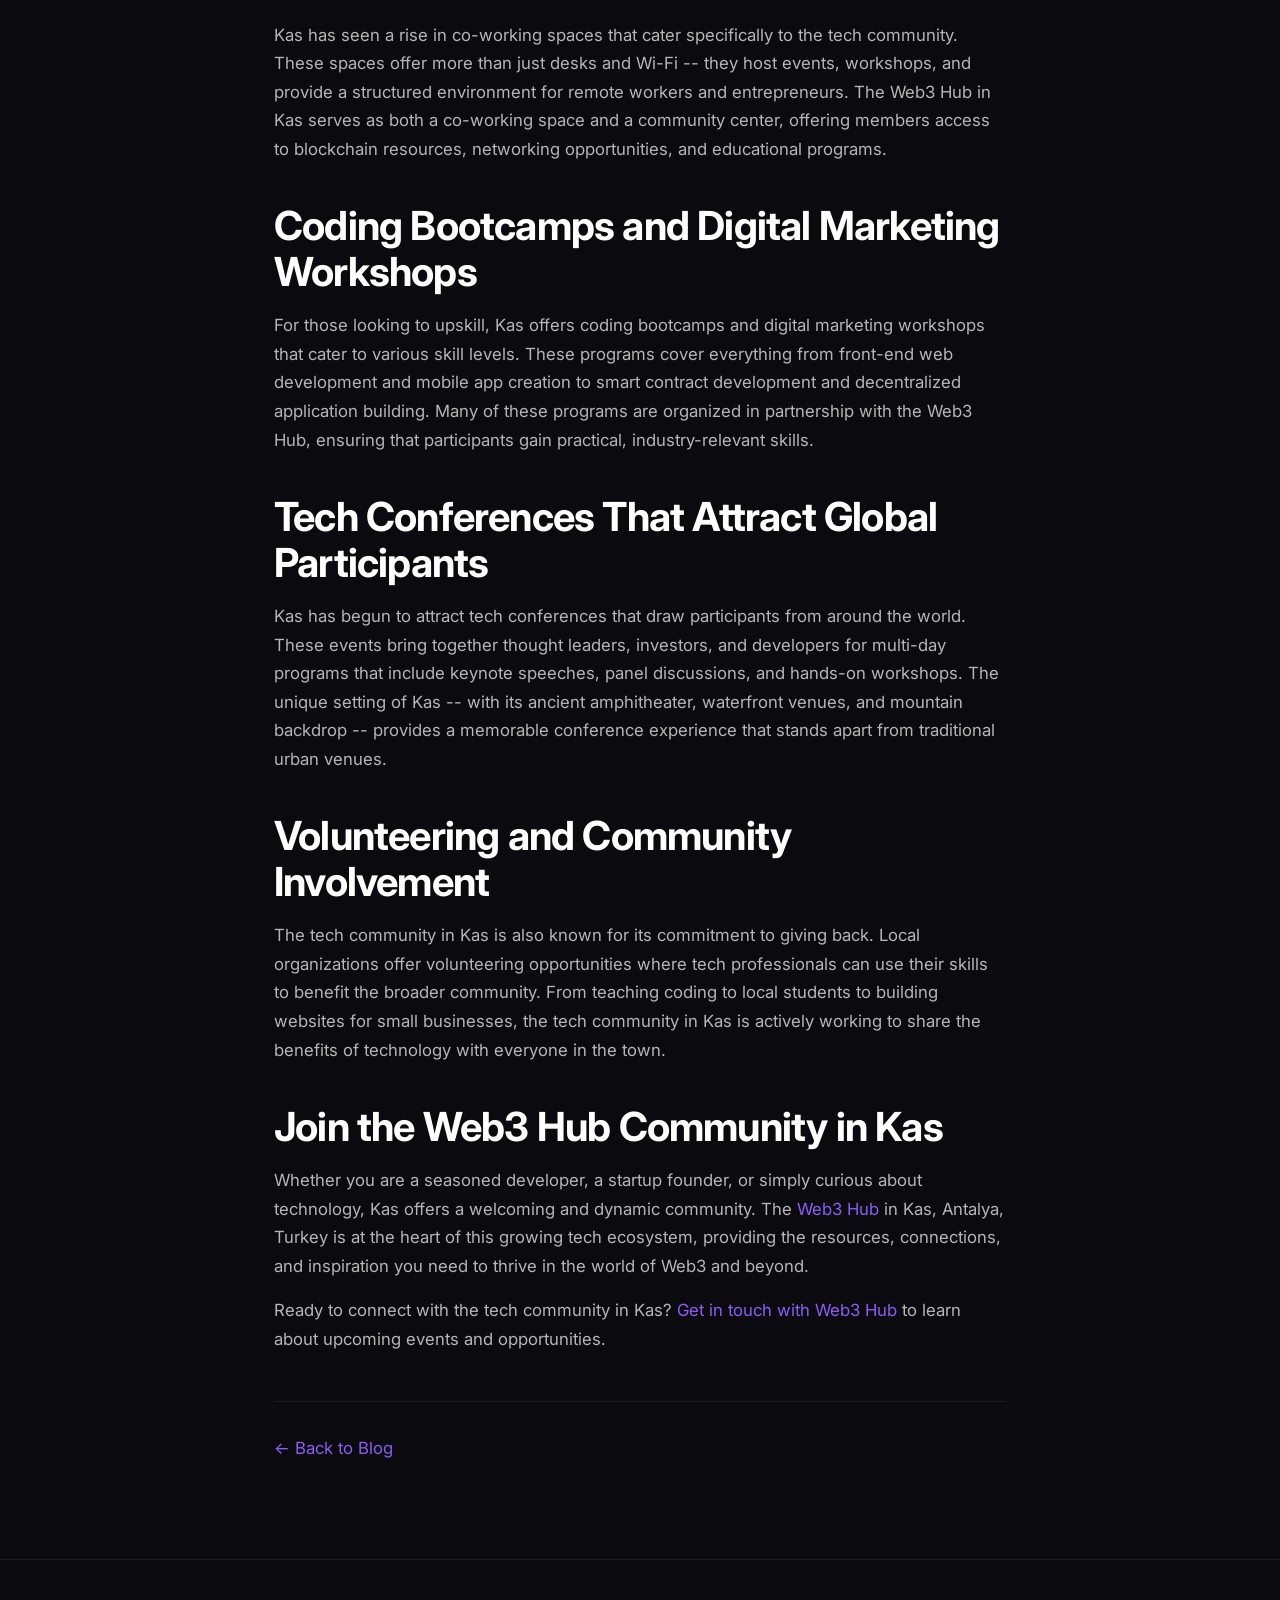
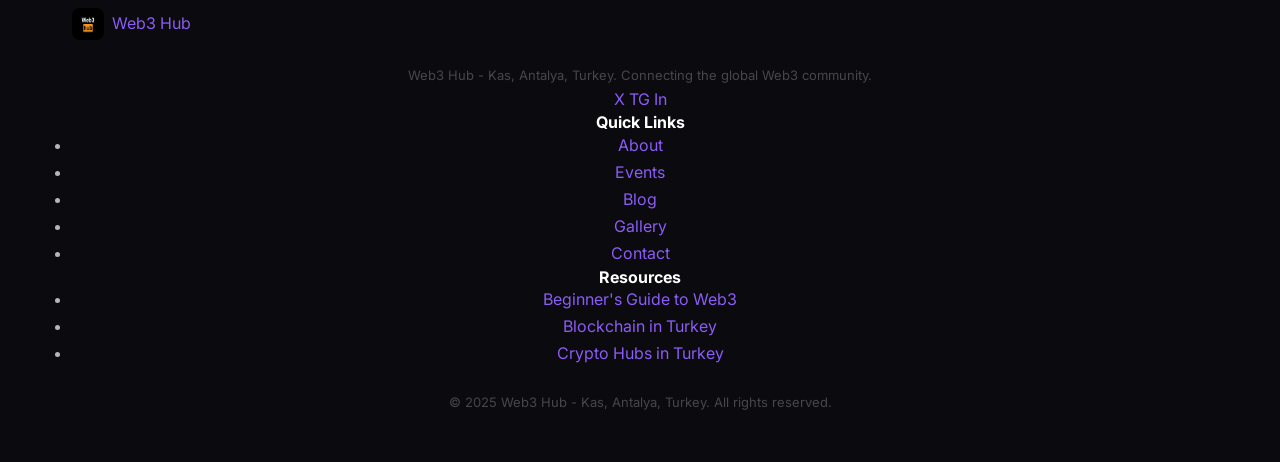
<file: blog/connecting-tech-community-kas.html>
<!DOCTYPE html>
<html lang="en">
<head>
  <meta charset="utf-8"/>
  <meta name="viewport" content="width=device-width, initial-scale=1.0"/>
  <title>Connecting with the Tech Community in Kas: Events and Opportunities | Web3 Hub</title>
  <meta name="description" content="Discover how Kas on the Turkish Riviera is becoming a vibrant hub for the tech community. Learn about meetups, co-working spaces, and coding bootcamps in Kas."/>
  <meta name="keywords" content="tech community Kas, Web3 Hub Kas, digital nomads Turkey, co-working Kas, tech events Antalya, blockchain meetups Kas"/>
  <link rel="canonical" href="https://web3metahub.io/blog/connecting-tech-community-kas.html"/>
  <link rel="icon" href="../images/favicon.jpg"/>

  <meta property="og:title" content="Connecting with the Tech Community in Kas | Web3 Hub"/>
  <meta property="og:description" content="Discover how Kas is becoming a vibrant hub for the tech community with meetups, co-working spaces, and coding bootcamps."/>
  <meta property="og:image" content="https://web3metahub.io/images/og-image.png"/>
  <meta property="og:url" content="https://web3metahub.io/blog/connecting-tech-community-kas.html"/>
  <meta property="og:type" content="article"/>
  <meta name="twitter:card" content="summary_large_image"/>
  <meta name="twitter:title" content="Connecting with the Tech Community in Kas | Web3 Hub"/>
  <meta name="twitter:description" content="How Kas is becoming a vibrant tech hub on the Turkish Riviera."/>
  <meta name="twitter:image" content="https://web3metahub.io/images/og-image.png"/>

  <link rel="preconnect" href="https://fonts.googleapis.com"/>
  <link rel="preconnect" href="https://fonts.gstatic.com" crossorigin/>
  <link href="https://fonts.googleapis.com/css2?family=Inter:wght@400;500;600;700;800&display=swap" rel="stylesheet"/>
  <link rel="stylesheet" href="../css/style.css"/>

  <script type="application/ld+json">
  {
    "@context": "https://schema.org",
    "@type": "Article",
    "headline": "Connecting with the Tech Community in Kas: Events and Opportunities",
    "description": "Discover how Kas on the Turkish Riviera is becoming a vibrant hub for the tech community.",
    "author": {"@type": "Organization", "name": "Web3 Hub"},
    "publisher": {"@type": "Organization", "name": "Web3 Hub", "logo": {"@type": "ImageObject", "url": "https://web3metahub.io/images/logo.jpg"}},
    "datePublished": "2025-11-11",
    "dateModified": "2025-11-11",
    "mainEntityOfPage": "https://web3metahub.io/blog/connecting-tech-community-kas.html",
    "image": "https://web3metahub.io/images/block1.jpg"
  }
  </script>
</head>
<body>

  <header class="site-header" role="banner">
    <nav class="nav-container" role="navigation" aria-label="Main navigation">
      <a href="../index.html" class="nav-logo" aria-label="Web3 Hub homepage">
        <img src="../images/logo.jpg" alt="Web3 Hub logo" width="36" height="36"/>
        Web3 Hub
      </a>
      <button class="nav-toggle" aria-label="Toggle navigation menu" onclick="this.classList.toggle('open');document.getElementById('nav-links').classList.toggle('open');">
        <span></span><span></span><span></span>
      </button>
      <ul class="nav-links" id="nav-links">
        <li><a href="../about.html">About</a></li>
        <li><a href="../events.html">Events</a></li>
        <li><a href="../blog.html" class="active">Blog</a></li>
        <li><a href="../gallery.html">Gallery</a></li>
        <li><a href="../contact.html" class="btn btn-outline" style="padding:0.5rem 1.25rem;">Contact</a></li>
      </ul>
    </nav>
  </header>

  <main>
    <section class="hero-page" aria-label="Article hero">
      <h1>Connecting with the Tech Community in Kas: Events and Opportunities</h1>
    </section>

    <article class="article-content">
      <div class="breadcrumb">
        <a href="../index.html">Home</a> <span>/</span> <a href="../blog.html">Blog</a> <span>/</span> Tech Community in Kas
      </div>
      <div class="article-meta">
        <span>Published: November 11, 2025</span>
        <span>By: Web3 Hub</span>
      </div>

      <p>Kas, a picturesque town on the Turkish Riviera, is rapidly becoming a vibrant hub for the tech community. What was once known primarily for its stunning Mediterranean coastline, ancient Lycian ruins, and scuba diving is now attracting a new wave of residents: digital nomads, blockchain developers, and tech enthusiasts who are discovering that Kas offers the perfect blend of lifestyle and innovation.</p>

      <h2>Why Digital Nomads and Tech Enthusiasts Choose Kas</h2>
      <p>The appeal of Kas for the tech community is multifaceted. The town offers affordable living compared to major European tech hubs, reliable high-speed internet, a welcoming international community, and a quality of life that is hard to match. The Mediterranean climate, with over 300 days of sunshine per year, provides an inspiring backdrop for creative and technical work.</p>
      <p>As a key location for the <a href="../index.html">Web3 Hub</a>, Kas has positioned itself at the intersection of lifestyle and innovation. The town's compact size means that networking happens naturally -- at cafes, on the harbor, and at community events.</p>

      <h2>Regular Meetups and Networking Events</h2>
      <p>One of the strongest draws for tech professionals in Kas is the regular schedule of meetups and networking events. These gatherings cover a wide range of topics, including web development, artificial intelligence, cybersecurity, blockchain technology, and decentralized applications. The <a href="../events.html">Web3 Hub events</a> have been instrumental in creating a structured calendar of tech gatherings that bring together local and international talent.</p>
      <p>These meetups are not just for experienced developers. They welcome anyone with an interest in technology, from complete beginners to seasoned professionals. The informal atmosphere encourages knowledge sharing and collaboration, making it easy to find mentors, collaborators, or co-founders for new projects.</p>

      <h2>Co-Working Spaces and Innovation Centers</h2>
      <p>Kas has seen a rise in co-working spaces that cater specifically to the tech community. These spaces offer more than just desks and Wi-Fi -- they host events, workshops, and provide a structured environment for remote workers and entrepreneurs. The Web3 Hub in Kas serves as both a co-working space and a community center, offering members access to blockchain resources, networking opportunities, and educational programs.</p>

      <h2>Coding Bootcamps and Digital Marketing Workshops</h2>
      <p>For those looking to upskill, Kas offers coding bootcamps and digital marketing workshops that cater to various skill levels. These programs cover everything from front-end web development and mobile app creation to smart contract development and decentralized application building. Many of these programs are organized in partnership with the Web3 Hub, ensuring that participants gain practical, industry-relevant skills.</p>

      <h2>Tech Conferences That Attract Global Participants</h2>
      <p>Kas has begun to attract tech conferences that draw participants from around the world. These events bring together thought leaders, investors, and developers for multi-day programs that include keynote speeches, panel discussions, and hands-on workshops. The unique setting of Kas -- with its ancient amphitheater, waterfront venues, and mountain backdrop -- provides a memorable conference experience that stands apart from traditional urban venues.</p>

      <h2>Volunteering and Community Involvement</h2>
      <p>The tech community in Kas is also known for its commitment to giving back. Local organizations offer volunteering opportunities where tech professionals can use their skills to benefit the broader community. From teaching coding to local students to building websites for small businesses, the tech community in Kas is actively working to share the benefits of technology with everyone in the town.</p>

      <h2>Join the Web3 Hub Community in Kas</h2>
      <p>Whether you are a seasoned developer, a startup founder, or simply curious about technology, Kas offers a welcoming and dynamic community. The <a href="../index.html">Web3 Hub</a> in Kas, Antalya, Turkey is at the heart of this growing tech ecosystem, providing the resources, connections, and inspiration you need to thrive in the world of Web3 and beyond.</p>
      <p>Ready to connect with the tech community in Kas? <a href="../contact.html">Get in touch with Web3 Hub</a> to learn about upcoming events and opportunities.</p>

      <div style="margin-top:3rem;padding-top:2rem;border-top:1px solid var(--border);">
        <p><a href="../blog.html">&larr; Back to Blog</a></p>
      </div>
    </article>
  </main>

  <footer class="site-footer" role="contentinfo">
    <div class="container">
      <div class="footer-grid">
        <div class="footer-brand">
          <a href="../index.html" class="nav-logo">
            <img src="../images/logo.jpg" alt="Web3 Hub logo" width="36" height="36"/>
            Web3 Hub
          </a>
          <p>Web3 Hub - Kas, Antalya, Turkey. Connecting the global Web3 community.</p>
          <div class="social-links">
            <a href="https://x.com/web3hubkas" aria-label="Twitter" target="_blank" rel="noopener">X</a>
            <a href="https://t.me/web3metahub" aria-label="Telegram" target="_blank" rel="noopener">TG</a>
            <a href="https://linkedin.com/company/web-3-hub-ka%C5%9F" aria-label="LinkedIn" target="_blank" rel="noopener">In</a>
          </div>
        </div>
        <div class="footer-links">
          <h4>Quick Links</h4>
          <ul>
            <li><a href="../about.html">About</a></li>
            <li><a href="../events.html">Events</a></li>
            <li><a href="../blog.html">Blog</a></li>
            <li><a href="../gallery.html">Gallery</a></li>
            <li><a href="../contact.html">Contact</a></li>
          </ul>
        </div>
        <div class="footer-links">
          <h4>Resources</h4>
          <ul>
            <li><a href="beginners-guide-web3.html">Beginner's Guide to Web3</a></li>
            <li><a href="blockchain-startups-turkey.html">Blockchain in Turkey</a></li>
            <li><a href="crypto-hubs-turkey-kas.html">Crypto Hubs in Turkey</a></li>
          </ul>
        </div>
      </div>
      <div class="footer-bottom">
        <p>&copy; 2025 Web3 Hub - Kas, Antalya, Turkey. All rights reserved.</p>
      </div>
    </div>
  </footer>

</body>
</html>
</file>
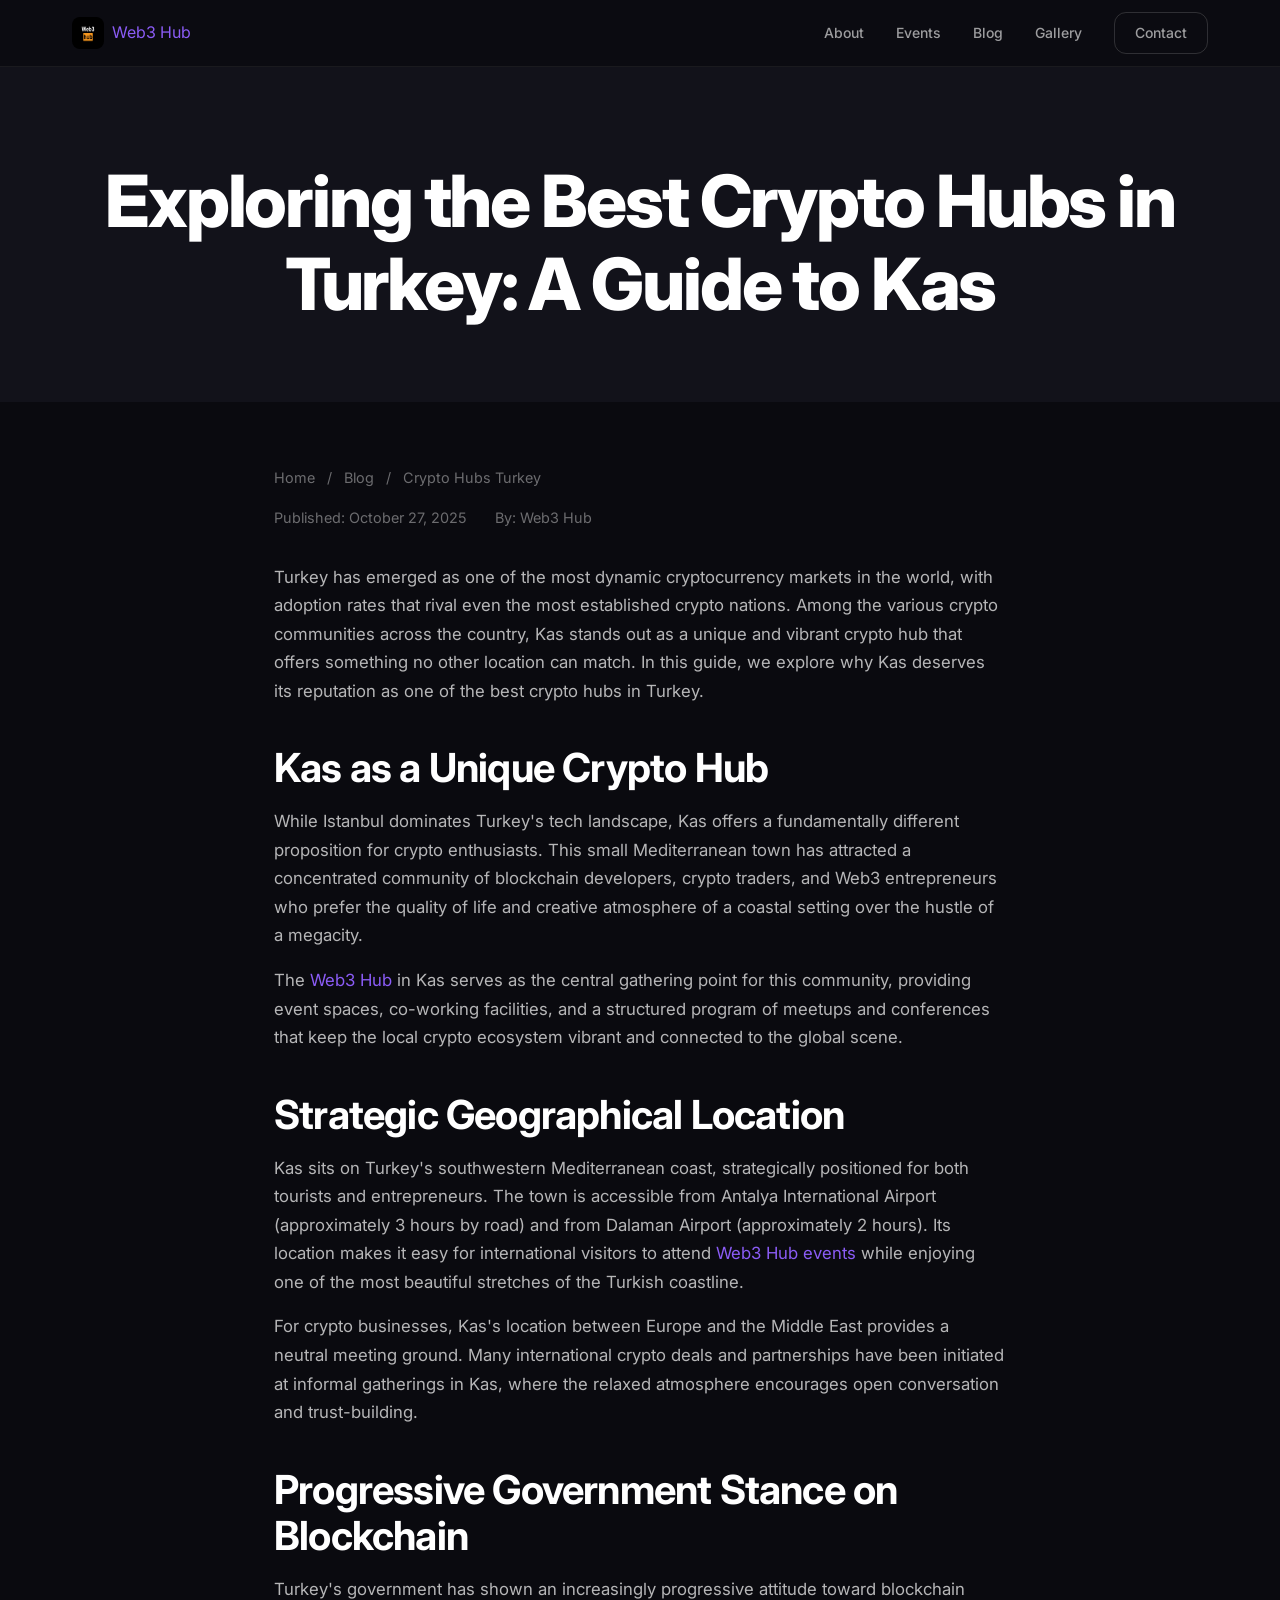
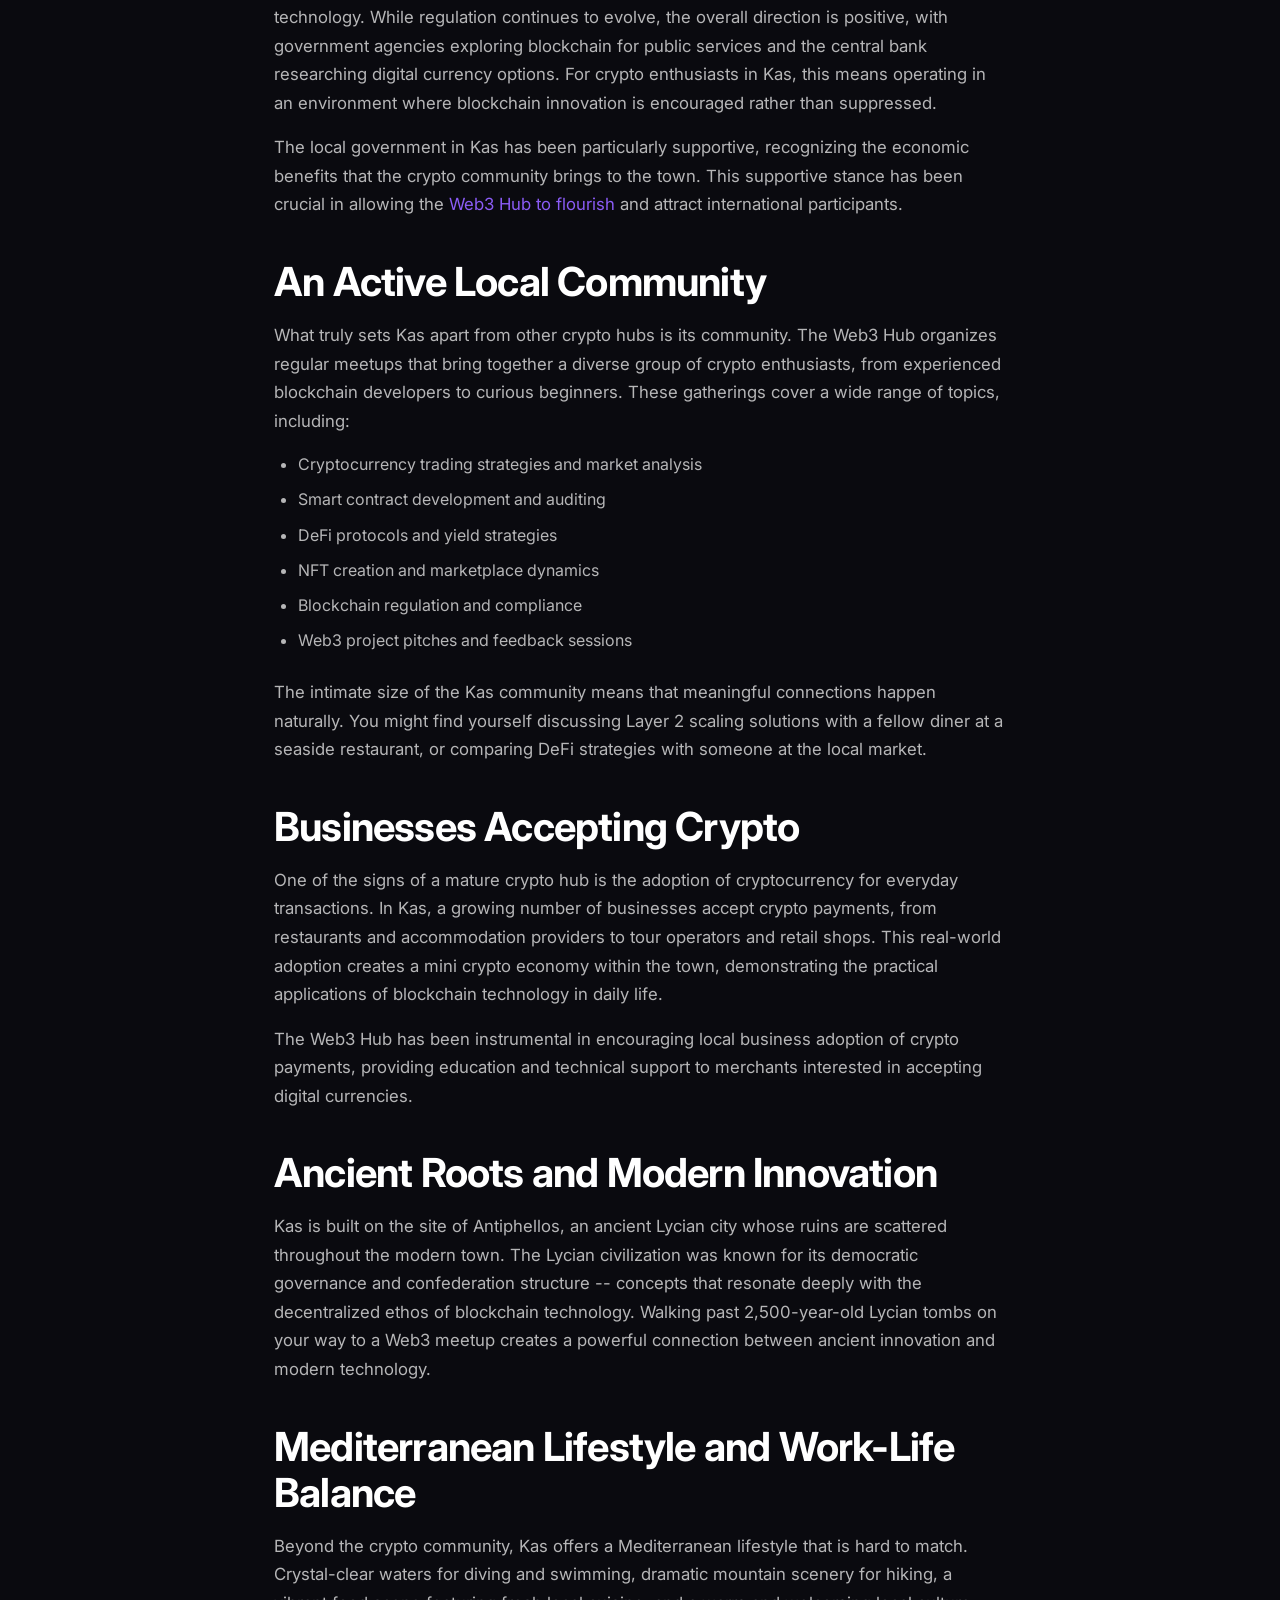
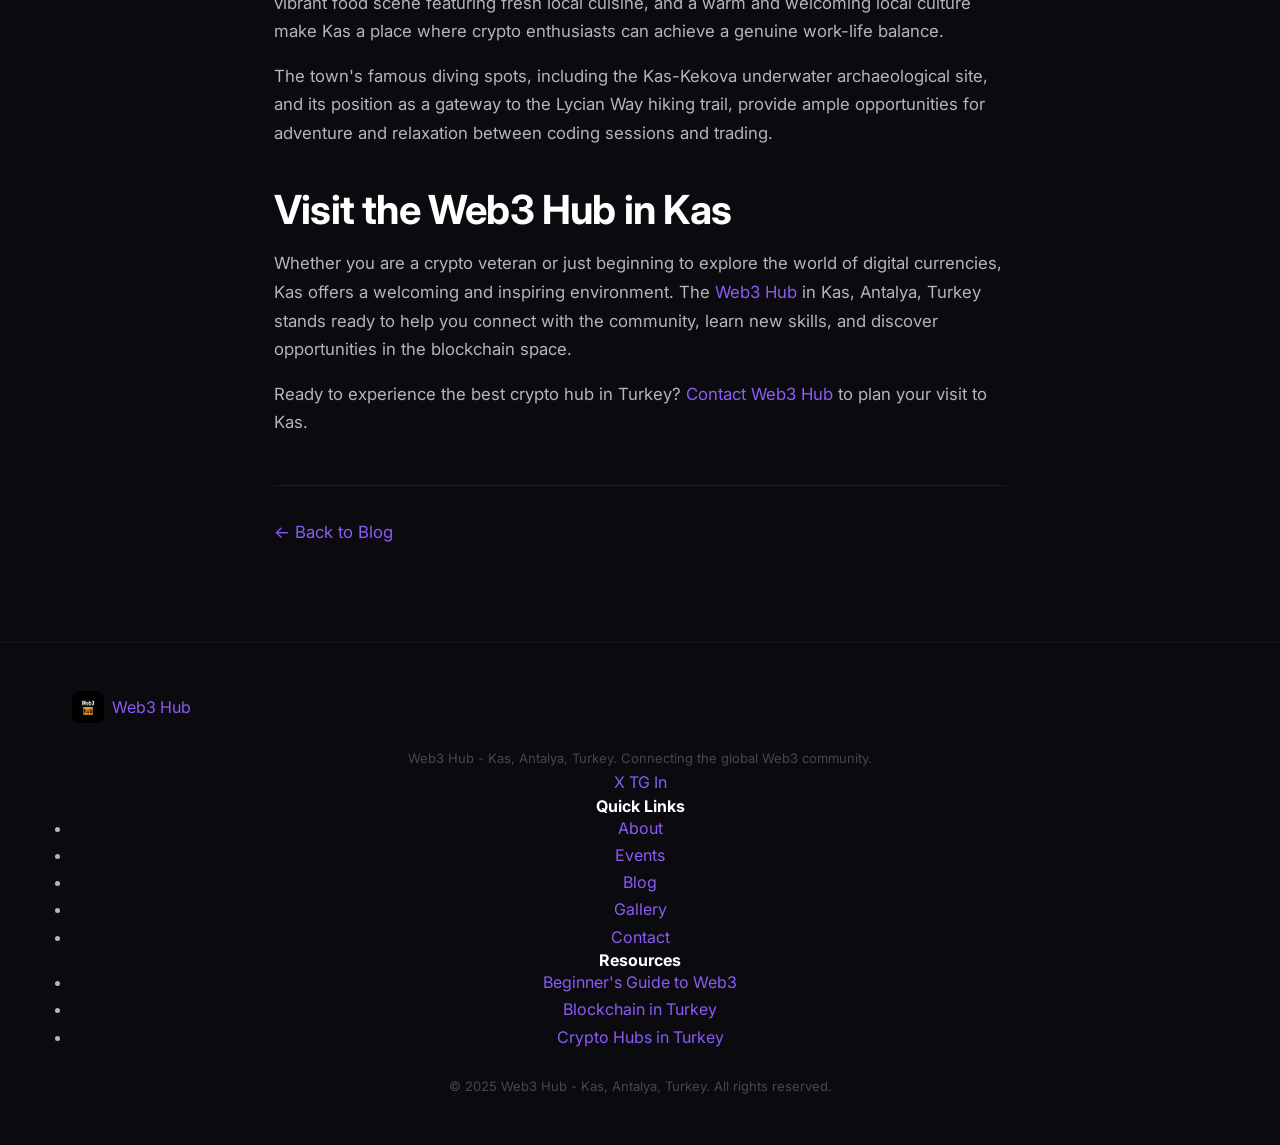
<file: blog/crypto-hubs-turkey-kas.html>
<!DOCTYPE html>
<html lang="en">
<head>
  <meta charset="utf-8"/>
  <meta name="viewport" content="width=device-width, initial-scale=1.0"/>
  <title>Exploring the Best Crypto Hubs in Turkey: A Guide to Kas | Web3 Hub</title>
  <meta name="description" content="Discover why Kas is one of the best crypto hubs in Turkey. From its strategic location to Mediterranean lifestyle and active blockchain community at Web3 Hub."/>
  <meta name="keywords" content="crypto hubs Turkey, best crypto hub Kas, Web3 Hub Turkey, blockchain community Kas, cryptocurrency Turkey, Web3 Antalya"/>
  <link rel="canonical" href="https://web3metahub.io/blog/crypto-hubs-turkey-kas.html"/>
  <link rel="icon" href="../images/favicon.jpg"/>

  <meta property="og:title" content="Exploring the Best Crypto Hubs in Turkey: Guide to Kas | Web3 Hub"/>
  <meta property="og:description" content="Why Kas is one of the best crypto hubs in Turkey with its strategic location and active blockchain community."/>
  <meta property="og:image" content="https://web3metahub.io/images/og-image.png"/>
  <meta property="og:url" content="https://web3metahub.io/blog/crypto-hubs-turkey-kas.html"/>
  <meta property="og:type" content="article"/>
  <meta name="twitter:card" content="summary_large_image"/>
  <meta name="twitter:title" content="Best Crypto Hubs in Turkey: Guide to Kas | Web3 Hub"/>
  <meta name="twitter:description" content="Why Kas stands out as a top crypto hub in Turkey."/>
  <meta name="twitter:image" content="https://web3metahub.io/images/og-image.png"/>

  <link rel="preconnect" href="https://fonts.googleapis.com"/>
  <link rel="preconnect" href="https://fonts.gstatic.com" crossorigin/>
  <link href="https://fonts.googleapis.com/css2?family=Inter:wght@400;500;600;700;800&display=swap" rel="stylesheet"/>
  <link rel="stylesheet" href="../css/style.css"/>

  <script type="application/ld+json">
  {
    "@context": "https://schema.org",
    "@type": "Article",
    "headline": "Exploring the Best Crypto Hubs in Turkey: A Guide to Kas",
    "description": "Discover why Kas is one of the best crypto hubs in Turkey, combining Mediterranean lifestyle with an active blockchain community.",
    "author": {"@type": "Organization", "name": "Web3 Hub"},
    "publisher": {"@type": "Organization", "name": "Web3 Hub", "logo": {"@type": "ImageObject", "url": "https://web3metahub.io/images/logo.jpg"}},
    "datePublished": "2025-10-27",
    "dateModified": "2025-10-27",
    "mainEntityOfPage": "https://web3metahub.io/blog/crypto-hubs-turkey-kas.html",
    "image": "https://web3metahub.io/images/cover2.jpg"
  }
  </script>
</head>
<body>

  <header class="site-header" role="banner">
    <nav class="nav-container" role="navigation" aria-label="Main navigation">
      <a href="../index.html" class="nav-logo" aria-label="Web3 Hub homepage">
        <img src="../images/logo.jpg" alt="Web3 Hub logo" width="36" height="36"/>
        Web3 Hub
      </a>
      <button class="nav-toggle" aria-label="Toggle navigation menu" onclick="this.classList.toggle('open');document.getElementById('nav-links').classList.toggle('open');">
        <span></span><span></span><span></span>
      </button>
      <ul class="nav-links" id="nav-links">
        <li><a href="../about.html">About</a></li>
        <li><a href="../events.html">Events</a></li>
        <li><a href="../blog.html" class="active">Blog</a></li>
        <li><a href="../gallery.html">Gallery</a></li>
        <li><a href="../contact.html" class="btn btn-outline" style="padding:0.5rem 1.25rem;">Contact</a></li>
      </ul>
    </nav>
  </header>

  <main>
    <section class="hero-page" aria-label="Article hero">
      <h1>Exploring the Best Crypto Hubs in Turkey: A Guide to Kas</h1>
    </section>

    <article class="article-content">
      <div class="breadcrumb">
        <a href="../index.html">Home</a> <span>/</span> <a href="../blog.html">Blog</a> <span>/</span> Crypto Hubs Turkey
      </div>
      <div class="article-meta">
        <span>Published: October 27, 2025</span>
        <span>By: Web3 Hub</span>
      </div>

      <p>Turkey has emerged as one of the most dynamic cryptocurrency markets in the world, with adoption rates that rival even the most established crypto nations. Among the various crypto communities across the country, Kas stands out as a unique and vibrant crypto hub that offers something no other location can match. In this guide, we explore why Kas deserves its reputation as one of the best crypto hubs in Turkey.</p>

      <h2>Kas as a Unique Crypto Hub</h2>
      <p>While Istanbul dominates Turkey's tech landscape, Kas offers a fundamentally different proposition for crypto enthusiasts. This small Mediterranean town has attracted a concentrated community of blockchain developers, crypto traders, and Web3 entrepreneurs who prefer the quality of life and creative atmosphere of a coastal setting over the hustle of a megacity.</p>
      <p>The <a href="../index.html">Web3 Hub</a> in Kas serves as the central gathering point for this community, providing event spaces, co-working facilities, and a structured program of meetups and conferences that keep the local crypto ecosystem vibrant and connected to the global scene.</p>

      <h2>Strategic Geographical Location</h2>
      <p>Kas sits on Turkey's southwestern Mediterranean coast, strategically positioned for both tourists and entrepreneurs. The town is accessible from Antalya International Airport (approximately 3 hours by road) and from Dalaman Airport (approximately 2 hours). Its location makes it easy for international visitors to attend <a href="../events.html">Web3 Hub events</a> while enjoying one of the most beautiful stretches of the Turkish coastline.</p>
      <p>For crypto businesses, Kas's location between Europe and the Middle East provides a neutral meeting ground. Many international crypto deals and partnerships have been initiated at informal gatherings in Kas, where the relaxed atmosphere encourages open conversation and trust-building.</p>

      <h2>Progressive Government Stance on Blockchain</h2>
      <p>Turkey's government has shown an increasingly progressive attitude toward blockchain technology. While regulation continues to evolve, the overall direction is positive, with government agencies exploring blockchain for public services and the central bank researching digital currency options. For crypto enthusiasts in Kas, this means operating in an environment where blockchain innovation is encouraged rather than suppressed.</p>
      <p>The local government in Kas has been particularly supportive, recognizing the economic benefits that the crypto community brings to the town. This supportive stance has been crucial in allowing the <a href="kas-blockchain-innovation.html">Web3 Hub to flourish</a> and attract international participants.</p>

      <h2>An Active Local Community</h2>
      <p>What truly sets Kas apart from other crypto hubs is its community. The Web3 Hub organizes regular meetups that bring together a diverse group of crypto enthusiasts, from experienced blockchain developers to curious beginners. These gatherings cover a wide range of topics, including:</p>
      <ul>
        <li>Cryptocurrency trading strategies and market analysis</li>
        <li>Smart contract development and auditing</li>
        <li>DeFi protocols and yield strategies</li>
        <li>NFT creation and marketplace dynamics</li>
        <li>Blockchain regulation and compliance</li>
        <li>Web3 project pitches and feedback sessions</li>
      </ul>
      <p>The intimate size of the Kas community means that meaningful connections happen naturally. You might find yourself discussing Layer 2 scaling solutions with a fellow diner at a seaside restaurant, or comparing DeFi strategies with someone at the local market.</p>

      <h2>Businesses Accepting Crypto</h2>
      <p>One of the signs of a mature crypto hub is the adoption of cryptocurrency for everyday transactions. In Kas, a growing number of businesses accept crypto payments, from restaurants and accommodation providers to tour operators and retail shops. This real-world adoption creates a mini crypto economy within the town, demonstrating the practical applications of blockchain technology in daily life.</p>
      <p>The Web3 Hub has been instrumental in encouraging local business adoption of crypto payments, providing education and technical support to merchants interested in accepting digital currencies.</p>

      <h2>Ancient Roots and Modern Innovation</h2>
      <p>Kas is built on the site of Antiphellos, an ancient Lycian city whose ruins are scattered throughout the modern town. The Lycian civilization was known for its democratic governance and confederation structure -- concepts that resonate deeply with the decentralized ethos of blockchain technology. Walking past 2,500-year-old Lycian tombs on your way to a Web3 meetup creates a powerful connection between ancient innovation and modern technology.</p>

      <h2>Mediterranean Lifestyle and Work-Life Balance</h2>
      <p>Beyond the crypto community, Kas offers a Mediterranean lifestyle that is hard to match. Crystal-clear waters for diving and swimming, dramatic mountain scenery for hiking, a vibrant food scene featuring fresh local cuisine, and a warm and welcoming local culture make Kas a place where crypto enthusiasts can achieve a genuine work-life balance.</p>
      <p>The town's famous diving spots, including the Kas-Kekova underwater archaeological site, and its position as a gateway to the Lycian Way hiking trail, provide ample opportunities for adventure and relaxation between coding sessions and trading.</p>

      <h2>Visit the Web3 Hub in Kas</h2>
      <p>Whether you are a crypto veteran or just beginning to explore the world of digital currencies, Kas offers a welcoming and inspiring environment. The <a href="../index.html">Web3 Hub</a> in Kas, Antalya, Turkey stands ready to help you connect with the community, learn new skills, and discover opportunities in the blockchain space.</p>

      <p>Ready to experience the best crypto hub in Turkey? <a href="../contact.html">Contact Web3 Hub</a> to plan your visit to Kas.</p>

      <div style="margin-top:3rem;padding-top:2rem;border-top:1px solid var(--border);">
        <p><a href="../blog.html">&larr; Back to Blog</a></p>
      </div>
    </article>
  </main>

  <footer class="site-footer" role="contentinfo">
    <div class="container">
      <div class="footer-grid">
        <div class="footer-brand">
          <a href="../index.html" class="nav-logo">
            <img src="../images/logo.jpg" alt="Web3 Hub logo" width="36" height="36"/>
            Web3 Hub
          </a>
          <p>Web3 Hub - Kas, Antalya, Turkey. Connecting the global Web3 community.</p>
          <div class="social-links">
            <a href="https://x.com/web3hubkas" aria-label="Twitter" target="_blank" rel="noopener">X</a>
            <a href="https://t.me/web3metahub" aria-label="Telegram" target="_blank" rel="noopener">TG</a>
            <a href="https://linkedin.com/company/web-3-hub-ka%C5%9F" aria-label="LinkedIn" target="_blank" rel="noopener">In</a>
          </div>
        </div>
        <div class="footer-links">
          <h4>Quick Links</h4>
          <ul>
            <li><a href="../about.html">About</a></li>
            <li><a href="../events.html">Events</a></li>
            <li><a href="../blog.html">Blog</a></li>
            <li><a href="../gallery.html">Gallery</a></li>
            <li><a href="../contact.html">Contact</a></li>
          </ul>
        </div>
        <div class="footer-links">
          <h4>Resources</h4>
          <ul>
            <li><a href="beginners-guide-web3.html">Beginner's Guide to Web3</a></li>
            <li><a href="blockchain-startups-turkey.html">Blockchain in Turkey</a></li>
            <li><a href="crypto-hubs-turkey-kas.html">Crypto Hubs in Turkey</a></li>
          </ul>
        </div>
      </div>
      <div class="footer-bottom">
        <p>&copy; 2025 Web3 Hub - Kas, Antalya, Turkey. All rights reserved.</p>
      </div>
    </div>
  </footer>

</body>
</html>
</file>
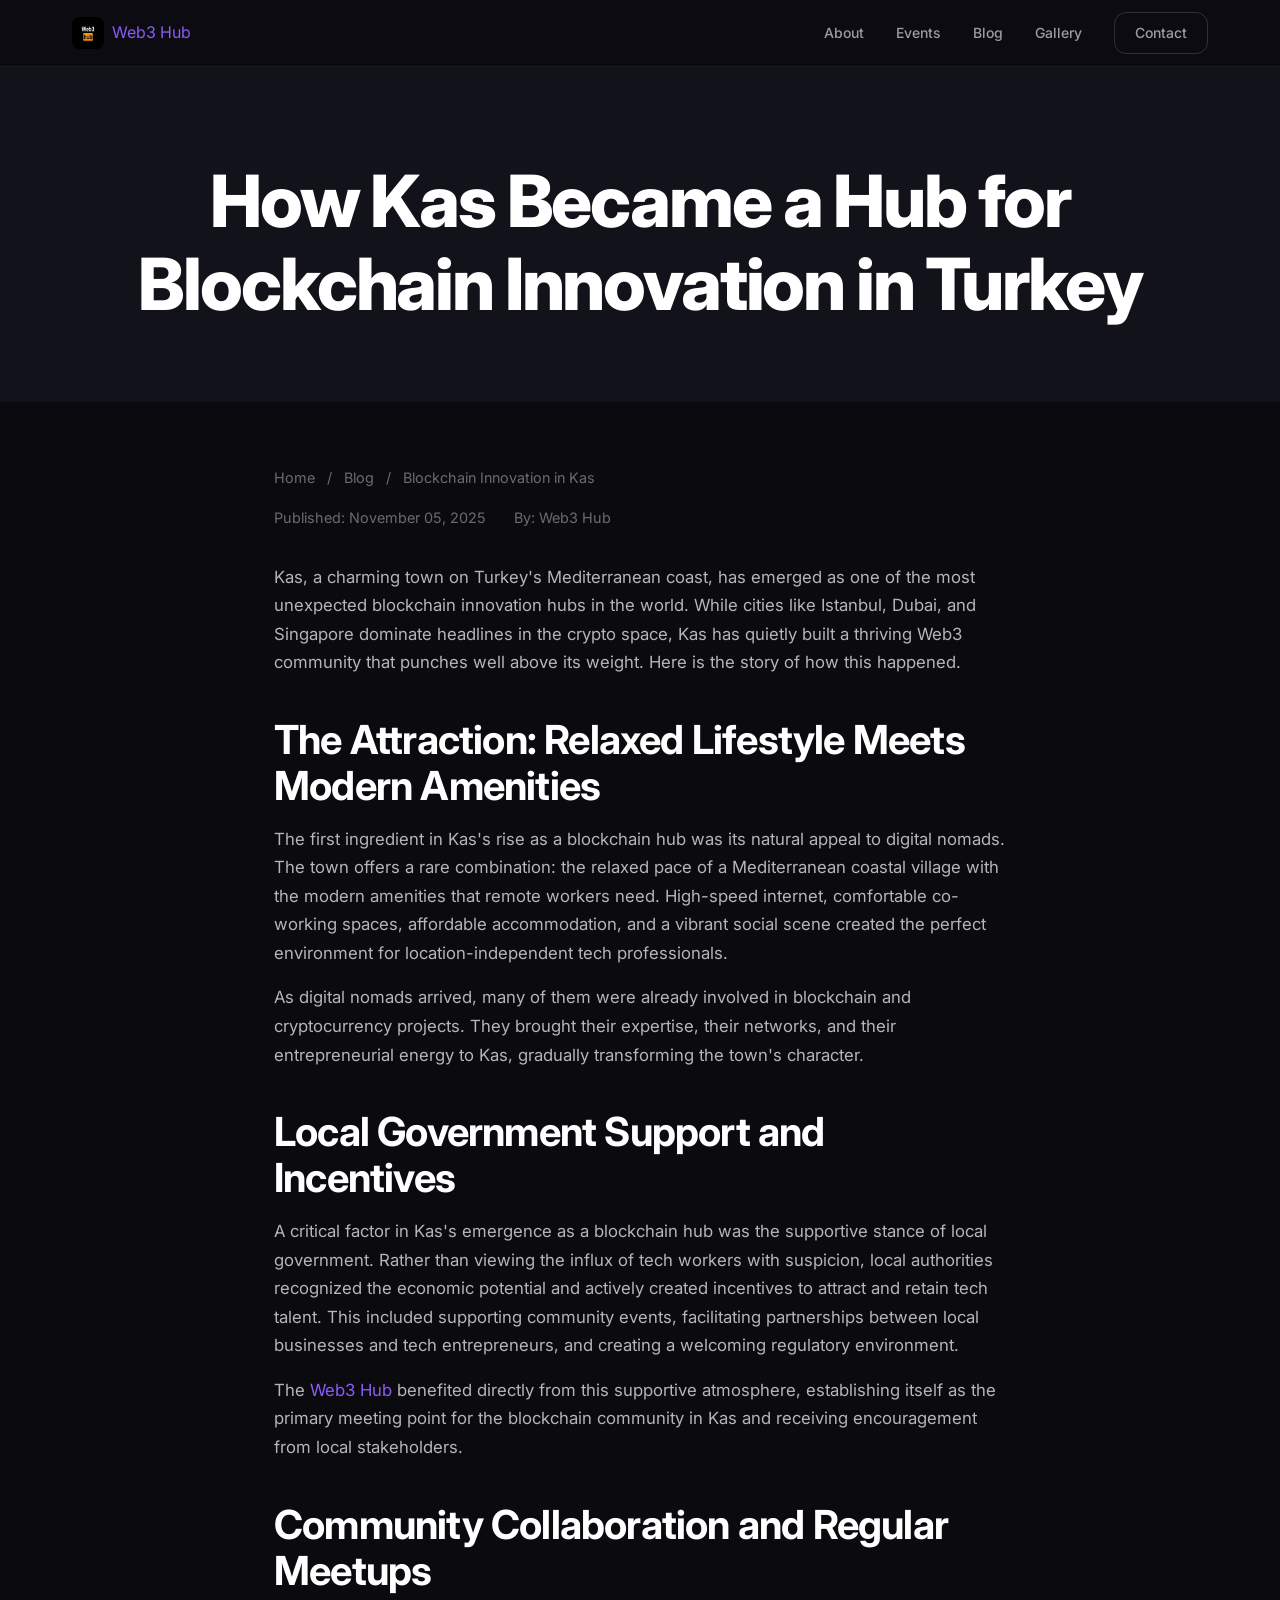
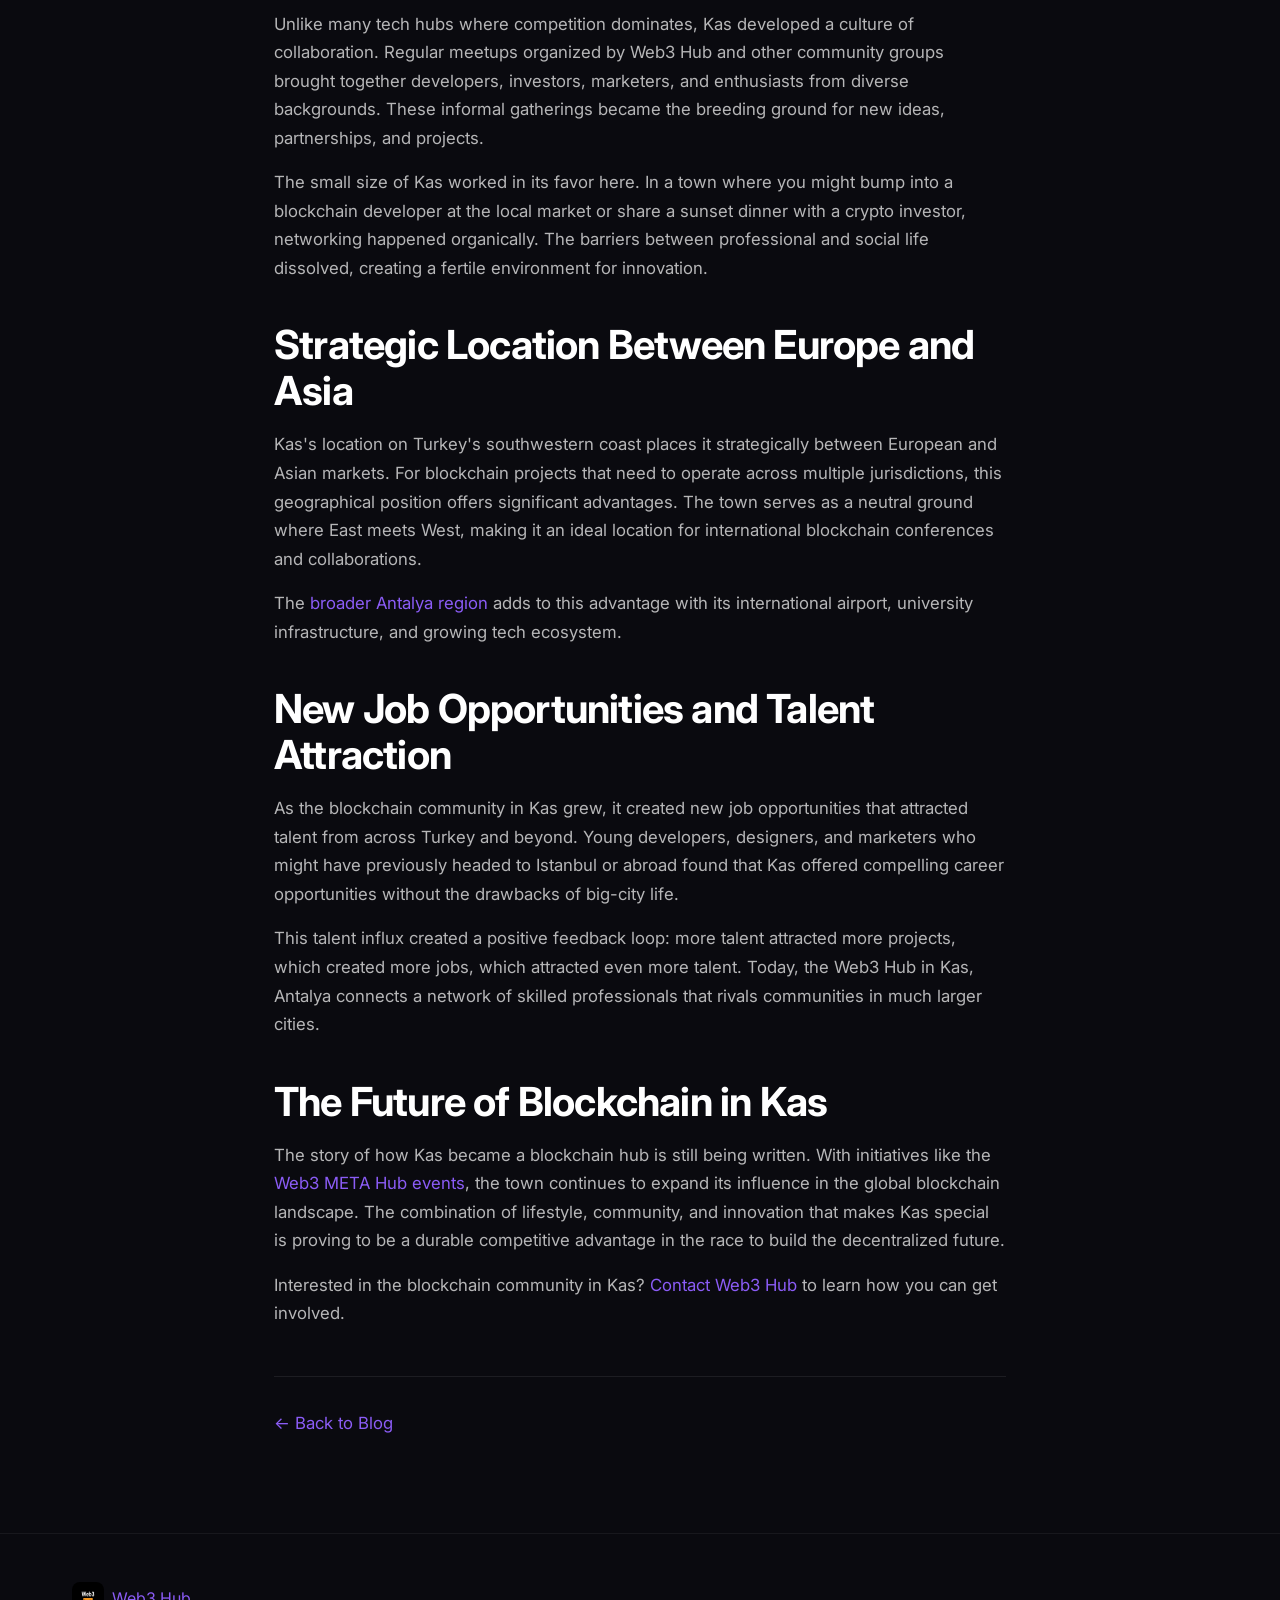
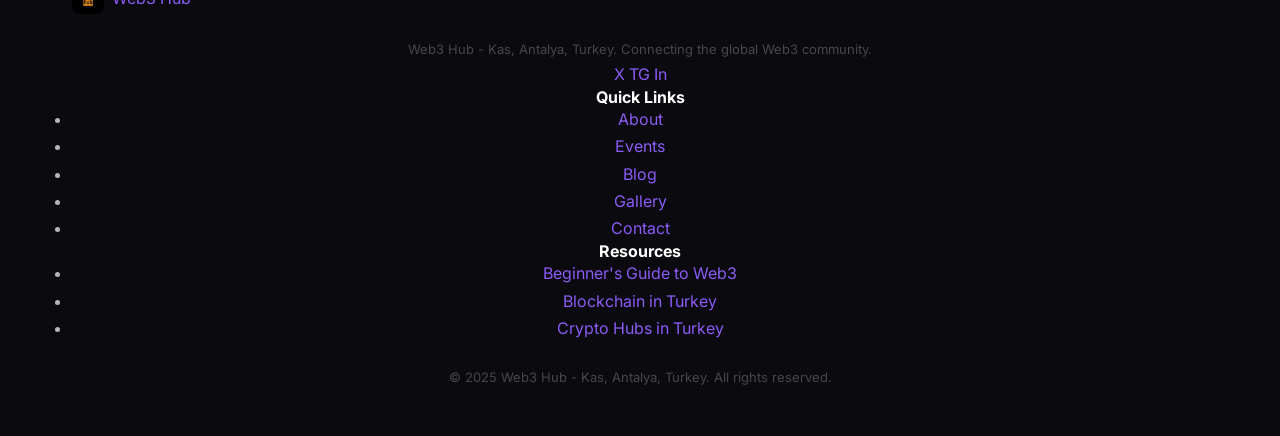
<file: blog/kas-blockchain-innovation.html>
<!DOCTYPE html>
<html lang="en">
<head>
  <meta charset="utf-8"/>
  <meta name="viewport" content="width=device-width, initial-scale=1.0"/>
  <title>How Kas Became a Hub for Blockchain Innovation in Turkey | Web3 Hub</title>
  <meta name="description" content="Discover how Kas on Turkey's Mediterranean coast emerged as an unexpected blockchain innovation hub, attracting digital nomads and Web3 developers worldwide."/>
  <meta name="keywords" content="Kas blockchain hub, blockchain innovation Turkey, Web3 Hub Kas, crypto Kas Turkey, digital nomads blockchain, Web3 Mediterranean"/>
  <link rel="canonical" href="https://web3metahub.io/blog/kas-blockchain-innovation.html"/>
  <link rel="icon" href="../images/favicon.jpg"/>

  <meta property="og:title" content="How Kas Became a Hub for Blockchain Innovation | Web3 Hub"/>
  <meta property="og:description" content="How a Mediterranean coastal town became an unexpected blockchain hub in Turkey."/>
  <meta property="og:image" content="https://web3metahub.io/images/og-image.png"/>
  <meta property="og:url" content="https://web3metahub.io/blog/kas-blockchain-innovation.html"/>
  <meta property="og:type" content="article"/>
  <meta name="twitter:card" content="summary_large_image"/>
  <meta name="twitter:title" content="How Kas Became a Hub for Blockchain Innovation | Web3 Hub"/>
  <meta name="twitter:description" content="The story of Kas's rise as a blockchain innovation hub in Turkey."/>
  <meta name="twitter:image" content="https://web3metahub.io/images/og-image.png"/>

  <link rel="preconnect" href="https://fonts.googleapis.com"/>
  <link rel="preconnect" href="https://fonts.gstatic.com" crossorigin/>
  <link href="https://fonts.googleapis.com/css2?family=Inter:wght@400;500;600;700;800&display=swap" rel="stylesheet"/>
  <link rel="stylesheet" href="../css/style.css"/>

  <script type="application/ld+json">
  {
    "@context": "https://schema.org",
    "@type": "Article",
    "headline": "How Kas Became a Hub for Blockchain Innovation in Turkey",
    "description": "Discover how Kas emerged as an unexpected blockchain innovation hub on Turkey's Mediterranean coast.",
    "author": {"@type": "Organization", "name": "Web3 Hub"},
    "publisher": {"@type": "Organization", "name": "Web3 Hub", "logo": {"@type": "ImageObject", "url": "https://web3metahub.io/images/logo.jpg"}},
    "datePublished": "2025-11-05",
    "dateModified": "2025-11-05",
    "mainEntityOfPage": "https://web3metahub.io/blog/kas-blockchain-innovation.html",
    "image": "https://web3metahub.io/images/block4.jpg"
  }
  </script>
</head>
<body>

  <header class="site-header" role="banner">
    <nav class="nav-container" role="navigation" aria-label="Main navigation">
      <a href="../index.html" class="nav-logo" aria-label="Web3 Hub homepage">
        <img src="../images/logo.jpg" alt="Web3 Hub logo" width="36" height="36"/>
        Web3 Hub
      </a>
      <button class="nav-toggle" aria-label="Toggle navigation menu" onclick="this.classList.toggle('open');document.getElementById('nav-links').classList.toggle('open');">
        <span></span><span></span><span></span>
      </button>
      <ul class="nav-links" id="nav-links">
        <li><a href="../about.html">About</a></li>
        <li><a href="../events.html">Events</a></li>
        <li><a href="../blog.html" class="active">Blog</a></li>
        <li><a href="../gallery.html">Gallery</a></li>
        <li><a href="../contact.html" class="btn btn-outline" style="padding:0.5rem 1.25rem;">Contact</a></li>
      </ul>
    </nav>
  </header>

  <main>
    <section class="hero-page" aria-label="Article hero">
      <h1>How Kas Became a Hub for Blockchain Innovation in Turkey</h1>
    </section>

    <article class="article-content">
      <div class="breadcrumb">
        <a href="../index.html">Home</a> <span>/</span> <a href="../blog.html">Blog</a> <span>/</span> Blockchain Innovation in Kas
      </div>
      <div class="article-meta">
        <span>Published: November 05, 2025</span>
        <span>By: Web3 Hub</span>
      </div>

      <p>Kas, a charming town on Turkey's Mediterranean coast, has emerged as one of the most unexpected blockchain innovation hubs in the world. While cities like Istanbul, Dubai, and Singapore dominate headlines in the crypto space, Kas has quietly built a thriving Web3 community that punches well above its weight. Here is the story of how this happened.</p>

      <h2>The Attraction: Relaxed Lifestyle Meets Modern Amenities</h2>
      <p>The first ingredient in Kas's rise as a blockchain hub was its natural appeal to digital nomads. The town offers a rare combination: the relaxed pace of a Mediterranean coastal village with the modern amenities that remote workers need. High-speed internet, comfortable co-working spaces, affordable accommodation, and a vibrant social scene created the perfect environment for location-independent tech professionals.</p>
      <p>As digital nomads arrived, many of them were already involved in blockchain and cryptocurrency projects. They brought their expertise, their networks, and their entrepreneurial energy to Kas, gradually transforming the town's character.</p>

      <h2>Local Government Support and Incentives</h2>
      <p>A critical factor in Kas's emergence as a blockchain hub was the supportive stance of local government. Rather than viewing the influx of tech workers with suspicion, local authorities recognized the economic potential and actively created incentives to attract and retain tech talent. This included supporting community events, facilitating partnerships between local businesses and tech entrepreneurs, and creating a welcoming regulatory environment.</p>
      <p>The <a href="../index.html">Web3 Hub</a> benefited directly from this supportive atmosphere, establishing itself as the primary meeting point for the blockchain community in Kas and receiving encouragement from local stakeholders.</p>

      <h2>Community Collaboration and Regular Meetups</h2>
      <p>Unlike many tech hubs where competition dominates, Kas developed a culture of collaboration. Regular meetups organized by Web3 Hub and other community groups brought together developers, investors, marketers, and enthusiasts from diverse backgrounds. These informal gatherings became the breeding ground for new ideas, partnerships, and projects.</p>
      <p>The small size of Kas worked in its favor here. In a town where you might bump into a blockchain developer at the local market or share a sunset dinner with a crypto investor, networking happened organically. The barriers between professional and social life dissolved, creating a fertile environment for innovation.</p>

      <h2>Strategic Location Between Europe and Asia</h2>
      <p>Kas's location on Turkey's southwestern coast places it strategically between European and Asian markets. For blockchain projects that need to operate across multiple jurisdictions, this geographical position offers significant advantages. The town serves as a neutral ground where East meets West, making it an ideal location for international blockchain conferences and collaborations.</p>
      <p>The <a href="antalya-emerging-tech-hub.html">broader Antalya region</a> adds to this advantage with its international airport, university infrastructure, and growing tech ecosystem.</p>

      <h2>New Job Opportunities and Talent Attraction</h2>
      <p>As the blockchain community in Kas grew, it created new job opportunities that attracted talent from across Turkey and beyond. Young developers, designers, and marketers who might have previously headed to Istanbul or abroad found that Kas offered compelling career opportunities without the drawbacks of big-city life.</p>
      <p>This talent influx created a positive feedback loop: more talent attracted more projects, which created more jobs, which attracted even more talent. Today, the Web3 Hub in Kas, Antalya connects a network of skilled professionals that rivals communities in much larger cities.</p>

      <h2>The Future of Blockchain in Kas</h2>
      <p>The story of how Kas became a blockchain hub is still being written. With initiatives like the <a href="../events.html">Web3 META Hub events</a>, the town continues to expand its influence in the global blockchain landscape. The combination of lifestyle, community, and innovation that makes Kas special is proving to be a durable competitive advantage in the race to build the decentralized future.</p>

      <p>Interested in the blockchain community in Kas? <a href="../contact.html">Contact Web3 Hub</a> to learn how you can get involved.</p>

      <div style="margin-top:3rem;padding-top:2rem;border-top:1px solid var(--border);">
        <p><a href="../blog.html">&larr; Back to Blog</a></p>
      </div>
    </article>
  </main>

  <footer class="site-footer" role="contentinfo">
    <div class="container">
      <div class="footer-grid">
        <div class="footer-brand">
          <a href="../index.html" class="nav-logo">
            <img src="../images/logo.jpg" alt="Web3 Hub logo" width="36" height="36"/>
            Web3 Hub
          </a>
          <p>Web3 Hub - Kas, Antalya, Turkey. Connecting the global Web3 community.</p>
          <div class="social-links">
            <a href="https://x.com/web3hubkas" aria-label="Twitter" target="_blank" rel="noopener">X</a>
            <a href="https://t.me/web3metahub" aria-label="Telegram" target="_blank" rel="noopener">TG</a>
            <a href="https://linkedin.com/company/web-3-hub-ka%C5%9F" aria-label="LinkedIn" target="_blank" rel="noopener">In</a>
          </div>
        </div>
        <div class="footer-links">
          <h4>Quick Links</h4>
          <ul>
            <li><a href="../about.html">About</a></li>
            <li><a href="../events.html">Events</a></li>
            <li><a href="../blog.html">Blog</a></li>
            <li><a href="../gallery.html">Gallery</a></li>
            <li><a href="../contact.html">Contact</a></li>
          </ul>
        </div>
        <div class="footer-links">
          <h4>Resources</h4>
          <ul>
            <li><a href="beginners-guide-web3.html">Beginner's Guide to Web3</a></li>
            <li><a href="blockchain-startups-turkey.html">Blockchain in Turkey</a></li>
            <li><a href="crypto-hubs-turkey-kas.html">Crypto Hubs in Turkey</a></li>
          </ul>
        </div>
      </div>
      <div class="footer-bottom">
        <p>&copy; 2025 Web3 Hub - Kas, Antalya, Turkey. All rights reserved.</p>
      </div>
    </div>
  </footer>

</body>
</html>
</file>
<file: css/style.css>
/* ===== Reset & Base ===== */
*, *::before, *::after { box-sizing: border-box; margin: 0; padding: 0; }

:root {
  --bg-primary: #0a0a0f;
  --bg-secondary: #12121a;
  --bg-card: rgba(255, 255, 255, 0.03);
  --bg-card-hover: rgba(255, 255, 255, 0.06);
  --text-primary: #ffffff;
  --text-secondary: rgba(255, 255, 255, 0.7);
  --text-muted: rgba(255, 255, 255, 0.4);
  --accent-purple: #8b5cf6;
  --accent-blue: #3b82f6;
  --accent-cyan: #06b6d4;
  --gradient-primary: linear-gradient(135deg, #8b5cf6 0%, #3b82f6 50%, #06b6d4 100%);
  --gradient-subtle: linear-gradient(135deg, rgba(139,92,246,0.1) 0%, rgba(59,130,246,0.1) 100%);
  --border: rgba(255, 255, 255, 0.08);
  --border-hover: rgba(139, 92, 246, 0.3);
  --max-width: 1200px;
  --content-width: 720px;
}

html { scroll-behavior: smooth; font-size: 16px; }

body {
  font-family: 'Inter', -apple-system, BlinkMacSystemFont, 'Segoe UI', sans-serif;
  background: var(--bg-primary);
  color: var(--text-secondary);
  line-height: 1.7;
  -webkit-font-smoothing: antialiased;
  -moz-osx-font-smoothing: grayscale;
}

a { color: var(--accent-purple); text-decoration: none; transition: color 0.2s; }
a:hover { color: var(--accent-cyan); }

img { max-width: 100%; height: auto; display: block; }

.container { max-width: var(--max-width); margin: 0 auto; padding: 0 2rem; }
.content { max-width: var(--content-width); margin: 0 auto; }

/* ===== Typography ===== */
h1, h2, h3, h4 { color: var(--text-primary); line-height: 1.15; }
h1 {
  font-size: clamp(2.5rem, 6vw, 4.5rem);
  font-weight: 800;
  letter-spacing: -0.03em;
  margin-bottom: 1rem;
}
h2 {
  font-size: clamp(1.75rem, 4vw, 2.5rem);
  font-weight: 700;
  letter-spacing: -0.02em;
  margin-bottom: 1rem;
}
h3 {
  font-size: 1.125rem;
  font-weight: 600;
  margin-bottom: 0.5rem;
}
p { font-size: 1rem; color: var(--text-secondary); line-height: 1.7; margin-bottom: 1rem; }

.gradient-text {
  background: var(--gradient-primary);
  -webkit-background-clip: text;
  -webkit-text-fill-color: transparent;
  background-clip: text;
}

/* ===== Section Labels ===== */
.section-label {
  display: inline-block;
  font-size: 0.75rem;
  font-weight: 600;
  text-transform: uppercase;
  letter-spacing: 0.1em;
  color: var(--accent-purple);
  margin-bottom: 0.75rem;
}

/* ===== Buttons ===== */
.btn {
  display: inline-flex;
  align-items: center;
  justify-content: center;
  padding: 0.75rem 2rem;
  border-radius: 12px;
  font-weight: 600;
  font-size: 0.9375rem;
  font-family: 'Inter', sans-serif;
  transition: all 0.2s ease;
  cursor: pointer;
  border: none;
  gap: 0.5rem;
  text-decoration: none;
  white-space: nowrap;
}
.btn-primary {
  background: var(--gradient-primary);
  color: white;
  box-shadow: 0 4px 15px rgba(139, 92, 246, 0.25);
}
.btn-primary:hover {
  transform: translateY(-1px);
  box-shadow: 0 8px 25px rgba(139, 92, 246, 0.35);
  color: white;
}
.btn-outline {
  background: transparent;
  border: 1px solid rgba(255, 255, 255, 0.15);
  color: white;
}
.btn-outline:hover {
  background: rgba(255, 255, 255, 0.05);
  border-color: rgba(139, 92, 246, 0.4);
  color: white;
}
.btn-accent {
  background: var(--accent-purple);
  color: white;
}
.btn-accent:hover {
  opacity: 0.9;
  color: white;
}

/* ===== Header / Navigation ===== */
header {
  position: fixed;
  top: 0;
  left: 0;
  right: 0;
  z-index: 1000;
  background: rgba(10, 10, 15, 0.8);
  backdrop-filter: blur(20px);
  -webkit-backdrop-filter: blur(20px);
  border-bottom: 1px solid rgba(255, 255, 255, 0.06);
}
.nav-container {
  display: flex;
  align-items: center;
  justify-content: space-between;
  max-width: var(--max-width);
  margin: 0 auto;
  padding: 0.75rem 2rem;
}
.nav-logo {
  display: flex;
  align-items: center;
  gap: 0.5rem;
  text-decoration: none;
}
.nav-logo:hover { color: white; }
.nav-logo img { height: 32px; width: 32px; border-radius: 8px; }
.logo-text {
  font-weight: 700;
  font-size: 1.25rem;
  background: var(--gradient-primary);
  -webkit-background-clip: text;
  -webkit-text-fill-color: transparent;
  background-clip: text;
}

.nav-links {
  display: flex;
  align-items: center;
  gap: 2rem;
  list-style: none;
}
.nav-links a {
  color: rgba(255, 255, 255, 0.6);
  font-weight: 500;
  font-size: 0.875rem;
  transition: color 0.2s;
}
.nav-links a:hover { color: white; }
.nav-links .btn-primary {
  color: white;
  padding: 0.5rem 1.25rem;
  font-size: 0.8125rem;
}
.nav-links .btn-primary:hover { color: white; }

.nav-toggle {
  display: none;
  background: none;
  border: none;
  cursor: pointer;
  padding: 0.5rem;
  color: white;
}
.nav-toggle svg { display: block; }

/* ===== Hero Section ===== */
.hero {
  min-height: 100vh;
  display: flex;
  align-items: center;
  justify-content: center;
  text-align: center;
  position: relative;
  overflow: hidden;
  padding: 8rem 2rem 6rem;
}
.hero::before {
  content: '';
  position: absolute;
  inset: 0;
  background: url('../images/hero-bg.jpg') center/cover no-repeat;
  opacity: 0.3;
  z-index: 0;
}
.hero::after {
  content: '';
  position: absolute;
  inset: 0;
  background:
    radial-gradient(ellipse at center top, rgba(139, 92, 246, 0.15) 0%, transparent 60%),
    linear-gradient(180deg, transparent 0%, var(--bg-primary) 100%);
  z-index: 1;
}
.hero-content {
  position: relative;
  z-index: 2;
  max-width: 800px;
}
.hero h1 {
  font-size: clamp(3rem, 7vw, 5.5rem);
  font-weight: 800;
  letter-spacing: -0.03em;
  line-height: 1.05;
  margin-bottom: 1.5rem;
  color: var(--text-primary);
}
.hero-location {
  display: inline-flex;
  align-items: center;
  gap: 0.5rem;
  padding: 0.5rem 1.25rem;
  border-radius: 100px;
  background: rgba(255, 255, 255, 0.05);
  border: 1px solid rgba(255, 255, 255, 0.1);
  font-size: 0.875rem;
  color: rgba(255, 255, 255, 0.6);
  margin-bottom: 2rem;
  font-weight: 500;
}
.hero p {
  font-size: 1.25rem;
  max-width: 560px;
  margin: 0 auto 2.5rem;
  color: rgba(255, 255, 255, 0.6);
  line-height: 1.7;
}
.hero-buttons {
  display: flex;
  gap: 1rem;
  justify-content: center;
  flex-wrap: wrap;
}

/* ===== Hero Page (subpages) ===== */
.hero-page {
  position: relative;
  padding: 10rem 2rem 4rem;
  text-align: center;
  background: var(--bg-secondary);
}
.hero-page h1 { margin-bottom: 0.75rem; color: var(--text-primary); }
.hero-page p { max-width: 600px; margin: 0 auto; }

/* ===== Sections ===== */
section { padding: 5rem 0; }
.section-alt { background: var(--bg-secondary); }
.section-header {
  text-align: center;
  margin-bottom: 3rem;
}
.section-header p {
  max-width: 560px;
  margin: 0.5rem auto 0;
  color: var(--text-muted);
}

/* ===== Glow Section ===== */
.glow-section {
  position: relative;
}
.glow-section::before {
  content: '';
  position: absolute;
  top: -200px;
  left: 50%;
  transform: translateX(-50%);
  width: 600px;
  height: 400px;
  background: radial-gradient(ellipse, rgba(139, 92, 246, 0.08) 0%, transparent 70%);
  pointer-events: none;
}

/* ===== Glassmorphism Cards ===== */
.card {
  background: rgba(255, 255, 255, 0.03);
  backdrop-filter: blur(20px);
  -webkit-backdrop-filter: blur(20px);
  border: 1px solid rgba(255, 255, 255, 0.06);
  border-radius: 16px;
  padding: 1.5rem;
  transition: all 0.3s cubic-bezier(0.4, 0, 0.2, 1);
}
.card:hover {
  background: rgba(255, 255, 255, 0.06);
  border-color: rgba(139, 92, 246, 0.3);
  transform: translateY(-2px);
  box-shadow: 0 20px 40px rgba(0, 0, 0, 0.3), 0 0 30px rgba(139, 92, 246, 0.05);
}
.card h3 { font-size: 1.1rem; margin-bottom: 0.5rem; }
.card p { font-size: 0.9rem; line-height: 1.6; }

/* ===== Feature Grid ===== */
.feature-grid {
  display: grid;
  grid-template-columns: repeat(5, 1fr);
  gap: 1rem;
}
.feature-item {
  text-align: center;
  cursor: pointer;
}
.feature-item img {
  width: 100%;
  aspect-ratio: 1;
  object-fit: cover;
  border-radius: 16px;
  margin-bottom: 0.75rem;
  transition: transform 0.3s ease;
  border: 1px solid rgba(255, 255, 255, 0.06);
}
.feature-item:hover img {
  transform: scale(1.03);
}
.feature-item p {
  font-size: 0.8125rem;
  color: rgba(255, 255, 255, 0.5);
  font-weight: 500;
  margin-bottom: 0;
}

/* ===== About Preview ===== */
.about-preview {
  display: grid;
  grid-template-columns: 1fr 1fr;
  gap: 3rem;
  align-items: center;
}
.about-preview img {
  border-radius: 16px;
  width: 100%;
  border: 1px solid rgba(255, 255, 255, 0.06);
}

/* ===== Gallery Scroll ===== */
.gallery-scroll {
  display: flex;
  gap: 1rem;
  overflow-x: auto;
  scroll-snap-type: x mandatory;
  -webkit-overflow-scrolling: touch;
  padding: 1rem 0;
  scrollbar-width: none;
}
.gallery-scroll::-webkit-scrollbar { display: none; }
.gallery-scroll img {
  scroll-snap-align: start;
  flex-shrink: 0;
  width: 320px;
  height: 220px;
  object-fit: cover;
  border-radius: 16px;
  border: 1px solid rgba(255, 255, 255, 0.06);
  transition: transform 0.3s ease;
}
.gallery-scroll img:hover { transform: scale(1.02); }

/* ===== Video Grid ===== */
.video-grid {
  display: grid;
  grid-template-columns: repeat(auto-fill, minmax(340px, 1fr));
  gap: 1.25rem;
}
.video-item {
  position: relative;
  padding-bottom: 56.25%;
  height: 0;
  border-radius: 16px;
  overflow: hidden;
  border: 1px solid rgba(255, 255, 255, 0.06);
}
.video-item iframe {
  position: absolute;
  top: 0;
  left: 0;
  width: 100%;
  height: 100%;
}

/* ===== Instagram Grid ===== */
.ig-grid {
  display: grid;
  grid-template-columns: repeat(3, 1fr);
  gap: 1.25rem;
  justify-items: center;
}

/* ===== Twitter Embed ===== */
.twitter-embed {
  max-width: 550px;
  margin: 0 auto;
}

/* ===== Testimonial / Quote ===== */
.quote-card {
  max-width: 700px;
  margin: 0 auto;
  text-align: center;
  background: rgba(255, 255, 255, 0.03);
  backdrop-filter: blur(20px);
  -webkit-backdrop-filter: blur(20px);
  border: 1px solid rgba(255, 255, 255, 0.06);
  border-radius: 20px;
  padding: 3rem 2.5rem;
}
.quote {
  font-size: 1.25rem;
  color: var(--text-secondary);
  font-style: italic;
  line-height: 1.8;
  margin-bottom: 0;
}
.quote-author {
  font-size: 0.875rem;
  color: var(--text-muted);
  margin-top: 1.25rem;
  font-style: normal;
  font-weight: 500;
}

/* ===== Blog Preview ===== */
.blog-grid {
  display: grid;
  grid-template-columns: repeat(3, 1fr);
  gap: 1.5rem;
}
.blog-card {
  background: rgba(255, 255, 255, 0.03);
  backdrop-filter: blur(20px);
  -webkit-backdrop-filter: blur(20px);
  border: 1px solid rgba(255, 255, 255, 0.06);
  border-radius: 16px;
  overflow: hidden;
  transition: all 0.3s cubic-bezier(0.4, 0, 0.2, 1);
}
.blog-card:hover {
  background: rgba(255, 255, 255, 0.06);
  border-color: rgba(139, 92, 246, 0.3);
  transform: translateY(-2px);
  box-shadow: 0 20px 40px rgba(0, 0, 0, 0.3), 0 0 30px rgba(139, 92, 246, 0.05);
}
.blog-card-img { height: 180px; overflow: hidden; }
.blog-card-img img { width: 100%; height: 100%; object-fit: cover; border-radius: 0; }
.blog-card-body { padding: 1.25rem 1.5rem; }
.blog-card-body h3 { font-size: 1rem; margin-bottom: 0.5rem; }
.blog-card-body h3 a { color: var(--text-primary); }
.blog-card-body h3 a:hover { color: var(--accent-purple); }
.blog-card-body p { font-size: 0.875rem; line-height: 1.6; color: var(--text-muted); margin-bottom: 0; }
.blog-card-date { font-size: 0.8rem; color: var(--text-muted); margin-bottom: 0.5rem; }

/* Legacy blog list (used on some subpages) */
.blog-list {
  max-width: var(--content-width);
  margin: 0 auto;
}
.blog-list-item {
  padding: 1.25rem 0;
  border-bottom: 1px solid var(--border);
}
.blog-list-item:last-child { border-bottom: none; }
.blog-date {
  font-size: 0.8rem;
  color: var(--text-muted);
  margin-bottom: 0.25rem;
}
.blog-list-item h3 { margin-bottom: 0.25rem; }
.blog-list-item h3 a { color: var(--text-primary); font-weight: 600; }
.blog-list-item h3 a:hover { color: var(--accent-purple); }
.blog-list-item p { font-size: 0.9rem; color: var(--text-muted); margin-bottom: 0; }

/* ===== FAQ Accordion ===== */
.faq details {
  border-bottom: 1px solid rgba(255, 255, 255, 0.06);
  padding: 1.25rem 0;
}
.faq details:first-child { border-top: 1px solid rgba(255, 255, 255, 0.06); }
.faq summary {
  font-weight: 600;
  color: var(--text-primary);
  cursor: pointer;
  list-style: none;
  display: flex;
  justify-content: space-between;
  align-items: center;
  font-size: 1rem;
}
.faq summary::-webkit-details-marker { display: none; }
.faq summary::after {
  content: '+';
  font-size: 1.5rem;
  color: rgba(255, 255, 255, 0.3);
  font-weight: 300;
  flex-shrink: 0;
  margin-left: 1rem;
  transition: transform 0.2s;
}
.faq details[open] summary::after { content: '\2212'; color: var(--accent-purple); }
.faq details p {
  padding-top: 0.75rem;
  color: rgba(255, 255, 255, 0.6);
  font-size: 0.9375rem;
  margin-bottom: 0;
}

/* ===== CTA Section ===== */
.cta-section {
  text-align: center;
  padding: 5rem 2rem;
  position: relative;
  overflow: hidden;
}
.cta-section::before {
  content: '';
  position: absolute;
  top: 50%;
  left: 50%;
  transform: translate(-50%, -50%);
  width: 800px;
  height: 400px;
  background: radial-gradient(ellipse, rgba(139, 92, 246, 0.06) 0%, transparent 70%);
  pointer-events: none;
}
.cta-section h2 { position: relative; z-index: 1; }
.cta-section p {
  max-width: 500px;
  margin: 0.5rem auto 2rem;
  color: var(--text-muted);
  position: relative;
  z-index: 1;
}
.cta-buttons {
  display: flex;
  gap: 1rem;
  justify-content: center;
  flex-wrap: wrap;
  position: relative;
  z-index: 1;
}

/* ===== Footer ===== */
footer {
  padding: 3rem 0;
  border-top: 1px solid rgba(255, 255, 255, 0.06);
  text-align: center;
}
.footer-social {
  display: flex;
  justify-content: center;
  gap: 1.5rem;
  margin-bottom: 1.25rem;
}
.footer-social a {
  color: rgba(255, 255, 255, 0.4);
  font-size: 0.875rem;
  font-weight: 500;
}
.footer-social a:hover { color: white; }
footer p {
  font-size: 0.8125rem;
  color: rgba(255, 255, 255, 0.25);
  margin-top: 1.5rem;
  margin-bottom: 0;
}

/* ===== Link Arrow ===== */
.link-arrow {
  display: inline-flex;
  align-items: center;
  gap: 0.25rem;
  font-size: 0.9rem;
  font-weight: 500;
  color: var(--accent-purple);
  transition: color 0.2s;
}
.link-arrow:hover { color: var(--accent-cyan); }

/* ===== Utility ===== */
.text-center { text-align: center; }
.mt-2 { margin-top: 2rem; }
.mt-3 { margin-top: 3rem; }

/* ===== Cards Grid (subpages) ===== */
.cards-grid {
  display: grid;
  grid-template-columns: repeat(auto-fit, minmax(260px, 1fr));
  gap: 1.25rem;
}

/* ===== Speakers Grid (subpages) ===== */
.speakers-grid {
  display: grid;
  grid-template-columns: repeat(auto-fill, minmax(180px, 1fr));
  gap: 1rem;
}
.speaker-card {
  text-align: center;
  padding: 1.25rem;
  background: rgba(255, 255, 255, 0.03);
  border: 1px solid rgba(255, 255, 255, 0.06);
  border-radius: 16px;
  transition: all 0.3s cubic-bezier(0.4, 0, 0.2, 1);
}
.speaker-card:hover {
  background: rgba(255, 255, 255, 0.06);
  border-color: rgba(139, 92, 246, 0.3);
  transform: translateY(-2px);
}
.speaker-img {
  width: 80px;
  height: 80px;
  border-radius: 50%;
  margin: 0 auto 0.75rem;
  overflow: hidden;
  border: 2px solid rgba(255, 255, 255, 0.1);
}
.speaker-img img { width: 100%; height: 100%; object-fit: cover; border-radius: 50%; }
.speaker-card h3 { font-size: 0.9rem; margin-bottom: 0.2rem; }
.speaker-card p { font-size: 0.8rem; color: var(--text-muted); margin-bottom: 0; }

/* ===== Contact Form (subpages) ===== */
.contact-grid {
  display: grid;
  grid-template-columns: 1fr 1fr;
  gap: 3rem;
  align-items: start;
}
.contact-form { display: flex; flex-direction: column; gap: 1.25rem; }
.form-group label {
  display: block;
  font-weight: 500;
  margin-bottom: 0.5rem;
  font-size: 0.95rem;
  color: var(--text-primary);
}
.form-group input, .form-group textarea {
  width: 100%;
  padding: 0.85rem 1rem;
  border-radius: 12px;
  border: 1px solid rgba(255, 255, 255, 0.1);
  background: rgba(255, 255, 255, 0.03);
  color: var(--text-primary);
  font-family: inherit;
  font-size: 1rem;
  transition: border-color 0.2s;
}
.form-group input:focus, .form-group textarea:focus {
  outline: none;
  border-color: var(--accent-purple);
  box-shadow: 0 0 0 3px rgba(139, 92, 246, 0.1);
}
.form-group input::placeholder, .form-group textarea::placeholder {
  color: var(--text-muted);
}
.form-group textarea { resize: vertical; min-height: 150px; }
.contact-info h3 { margin-bottom: 1rem; }
.contact-info-item {
  display: flex;
  align-items: flex-start;
  gap: 0.75rem;
  margin-bottom: 1.25rem;
}

/* ===== Gallery Grid (subpages) ===== */
.gallery-grid {
  display: grid;
  grid-template-columns: repeat(4, 1fr);
  gap: 0.75rem;
}
.gallery-item {
  border-radius: 16px;
  overflow: hidden;
  aspect-ratio: 4/3;
  border: 1px solid rgba(255, 255, 255, 0.06);
  transition: transform 0.3s ease;
}
.gallery-item:hover { transform: scale(1.02); }
.gallery-item img { width: 100%; height: 100%; object-fit: cover; border-radius: 0; }

/* ===== Startups (subpages) ===== */
.startups-grid {
  display: grid;
  grid-template-columns: repeat(auto-fit, minmax(250px, 1fr));
  gap: 1.5rem;
}
.startup-card {
  padding: 2rem;
  background: rgba(255, 255, 255, 0.03);
  border: 1px solid rgba(255, 255, 255, 0.06);
  border-radius: 16px;
  transition: all 0.3s cubic-bezier(0.4, 0, 0.2, 1);
}
.startup-card:hover {
  background: rgba(255, 255, 255, 0.06);
  border-color: rgba(139, 92, 246, 0.3);
  transform: translateY(-2px);
}
.startup-card h3 { color: var(--accent-purple); }

/* ===== Article (blog posts) ===== */
.article-content {
  max-width: 780px;
  margin: 0 auto;
  padding: 3rem 1.5rem 5rem;
}
.article-content h2 { margin-top: 2.5rem; }
.article-content h3 { margin-top: 2rem; }
.article-content p { font-size: 1.05rem; }
.article-content ul, .article-content ol {
  margin: 1rem 0 1.5rem 1.5rem;
  color: var(--text-secondary);
}
.article-content li { margin-bottom: 0.5rem; }
.article-meta { color: var(--text-muted); font-size: 0.9rem; margin-bottom: 2rem; }
.article-meta span { margin-right: 1.5rem; }

/* ===== Breadcrumb ===== */
.breadcrumb { padding: 1rem 0; font-size: 0.9rem; color: var(--text-muted); }
.breadcrumb a { color: var(--text-muted); }
.breadcrumb a:hover { color: var(--accent-purple); }
.breadcrumb span { margin: 0 0.5rem; }

/* ===== Three Column Grid ===== */
.three-col {
  display: grid;
  grid-template-columns: repeat(3, 1fr);
  gap: 1.5rem;
}

/* ===== Partner Logos ===== */
.partner-logos {
  display: flex;
  flex-wrap: wrap;
  justify-content: center;
  align-items: center;
  gap: 3rem;
  opacity: 0.4;
}
.partner-logos span {
  font-size: 1.125rem;
  font-weight: 700;
  letter-spacing: 0.08em;
  color: white;
}

/* ===== Metrics ===== */
.metrics {
  display: flex;
  justify-content: center;
  gap: 3rem;
  flex-wrap: wrap;
}
.metric-item { text-align: center; }
.metric-value {
  font-size: 2.5rem;
  font-weight: 800;
  background: var(--gradient-primary);
  -webkit-background-clip: text;
  -webkit-text-fill-color: transparent;
  background-clip: text;
}
.metric-label {
  font-size: 0.8125rem;
  color: rgba(255,255,255,0.4);
  margin-top: 0.25rem;
}

/* ===== Responsive ===== */
@media (max-width: 1024px) {
  .feature-grid { grid-template-columns: repeat(3, 1fr); }
  .gallery-grid { grid-template-columns: repeat(3, 1fr); }
  .blog-grid { grid-template-columns: repeat(2, 1fr); }
}

@media (max-width: 768px) {
  section { padding: 3rem 0; }
  .container { padding: 0 1.25rem; }

  .nav-toggle { display: block; }
  .nav-links {
    display: none;
    position: fixed;
    top: 60px;
    left: 0;
    right: 0;
    background: rgba(10, 10, 15, 0.98);
    backdrop-filter: blur(20px);
    -webkit-backdrop-filter: blur(20px);
    flex-direction: column;
    padding: 2rem;
    gap: 1.5rem;
    border-bottom: 1px solid rgba(255, 255, 255, 0.06);
  }
  .nav-links.open { display: flex; }

  .hero { min-height: 85vh; padding: 7rem 1.5rem 4rem; }
  .hero h1 { font-size: clamp(2rem, 8vw, 3rem); }
  .hero-page { padding: 8rem 1.5rem 3rem; }

  .three-col { grid-template-columns: 1fr; }
  .feature-grid { grid-template-columns: repeat(2, 1fr); }
  .about-preview { grid-template-columns: 1fr; }
  .ig-grid { grid-template-columns: 1fr; }
  .gallery-grid { grid-template-columns: repeat(2, 1fr); }
  .contact-grid { grid-template-columns: 1fr; }
  .video-grid { grid-template-columns: 1fr; }
  .cards-grid { grid-template-columns: 1fr; }
  .blog-grid { grid-template-columns: 1fr; }
  .quote-card { padding: 2rem 1.5rem; }
}

@media (max-width: 480px) {
  .feature-grid { grid-template-columns: repeat(2, 1fr); gap: 0.75rem; }
  .container { padding: 0 1rem; }
  .hero-buttons { flex-direction: column; align-items: center; }
  .hero-buttons .btn { width: 100%; max-width: 280px; }
}
</file>
